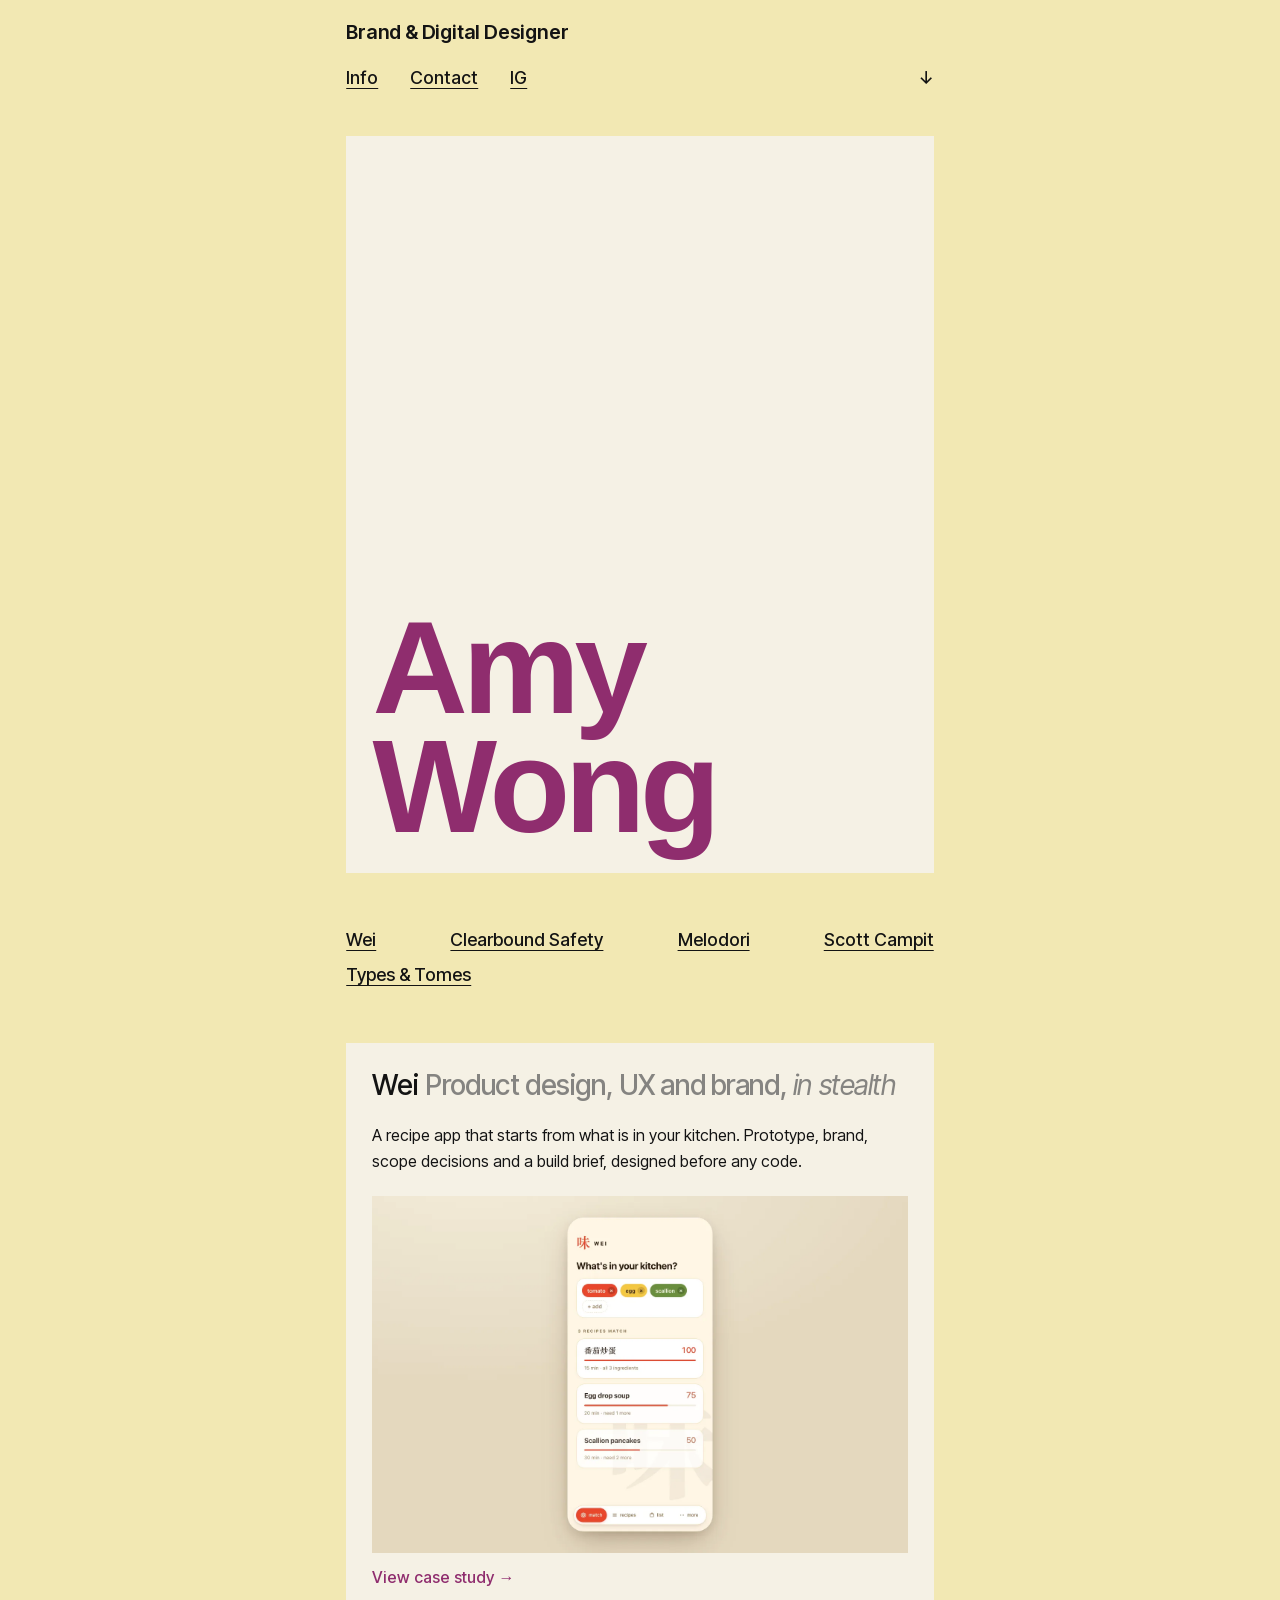
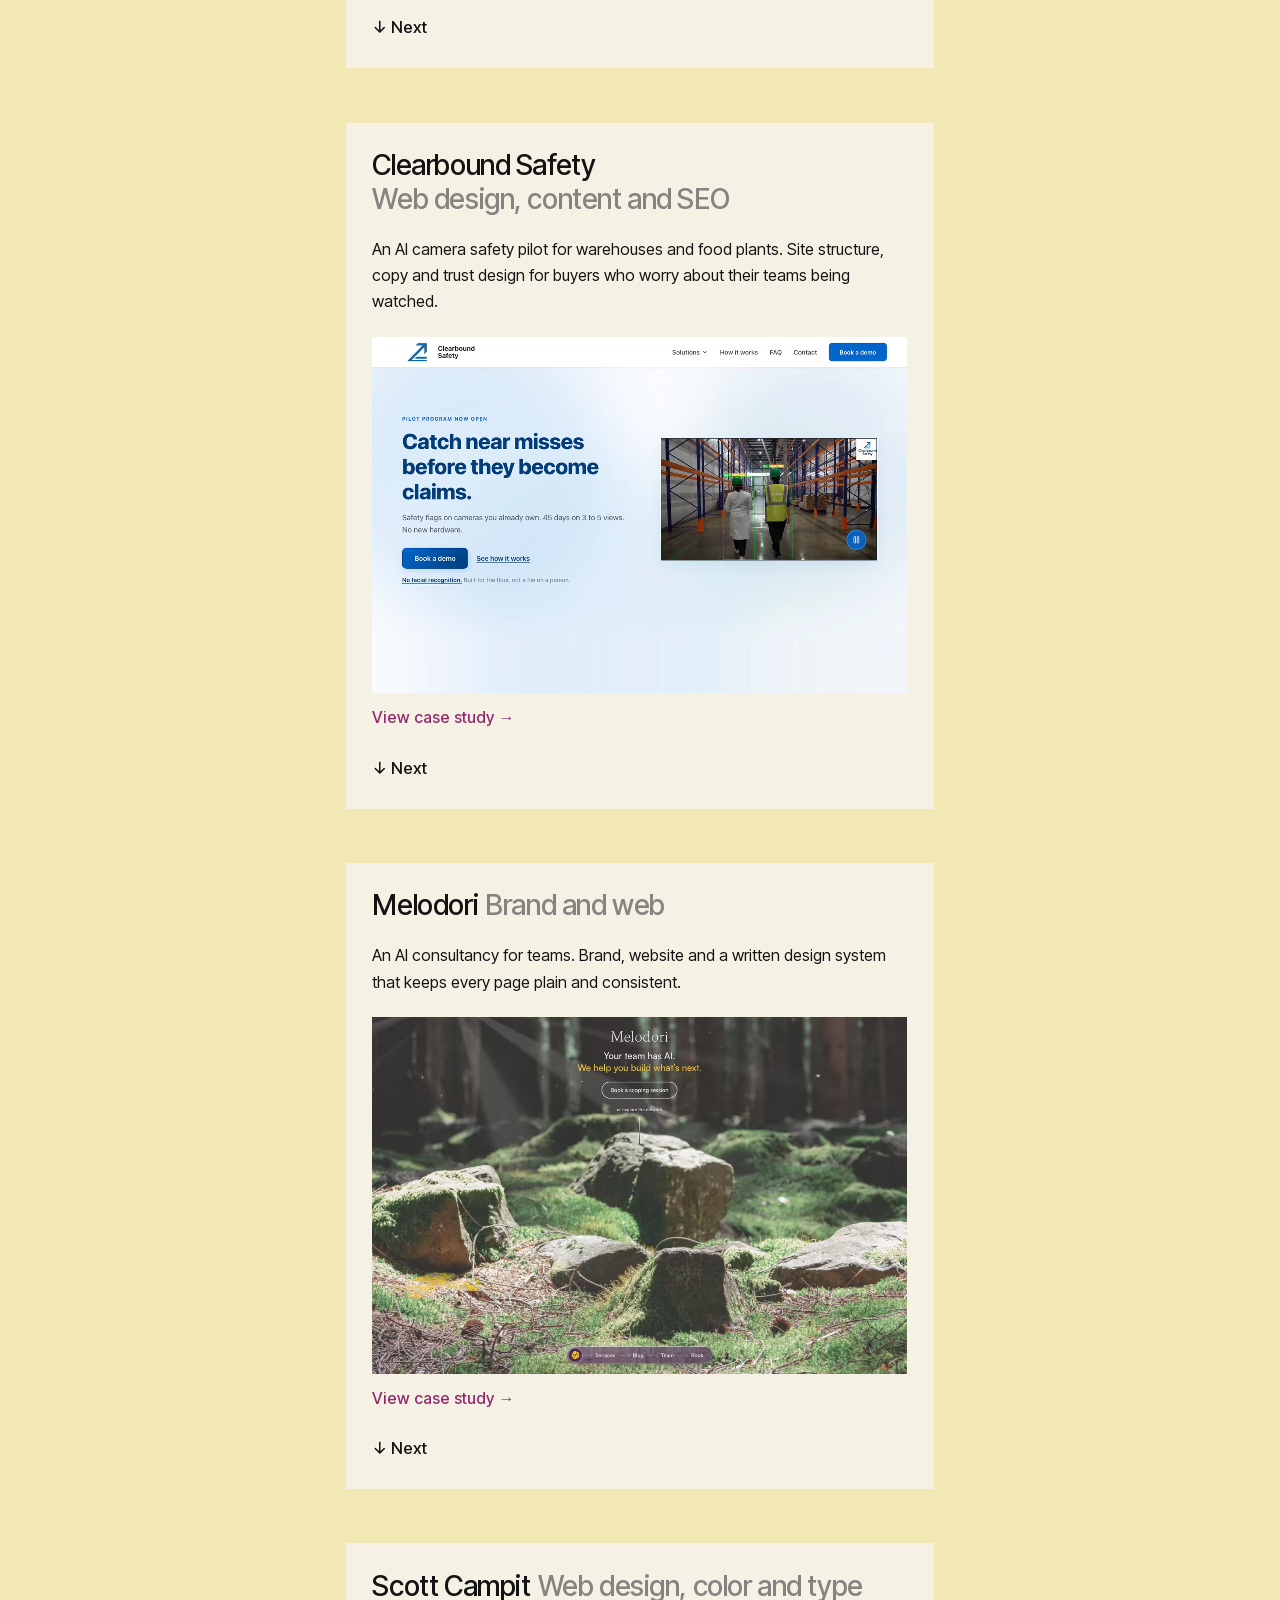
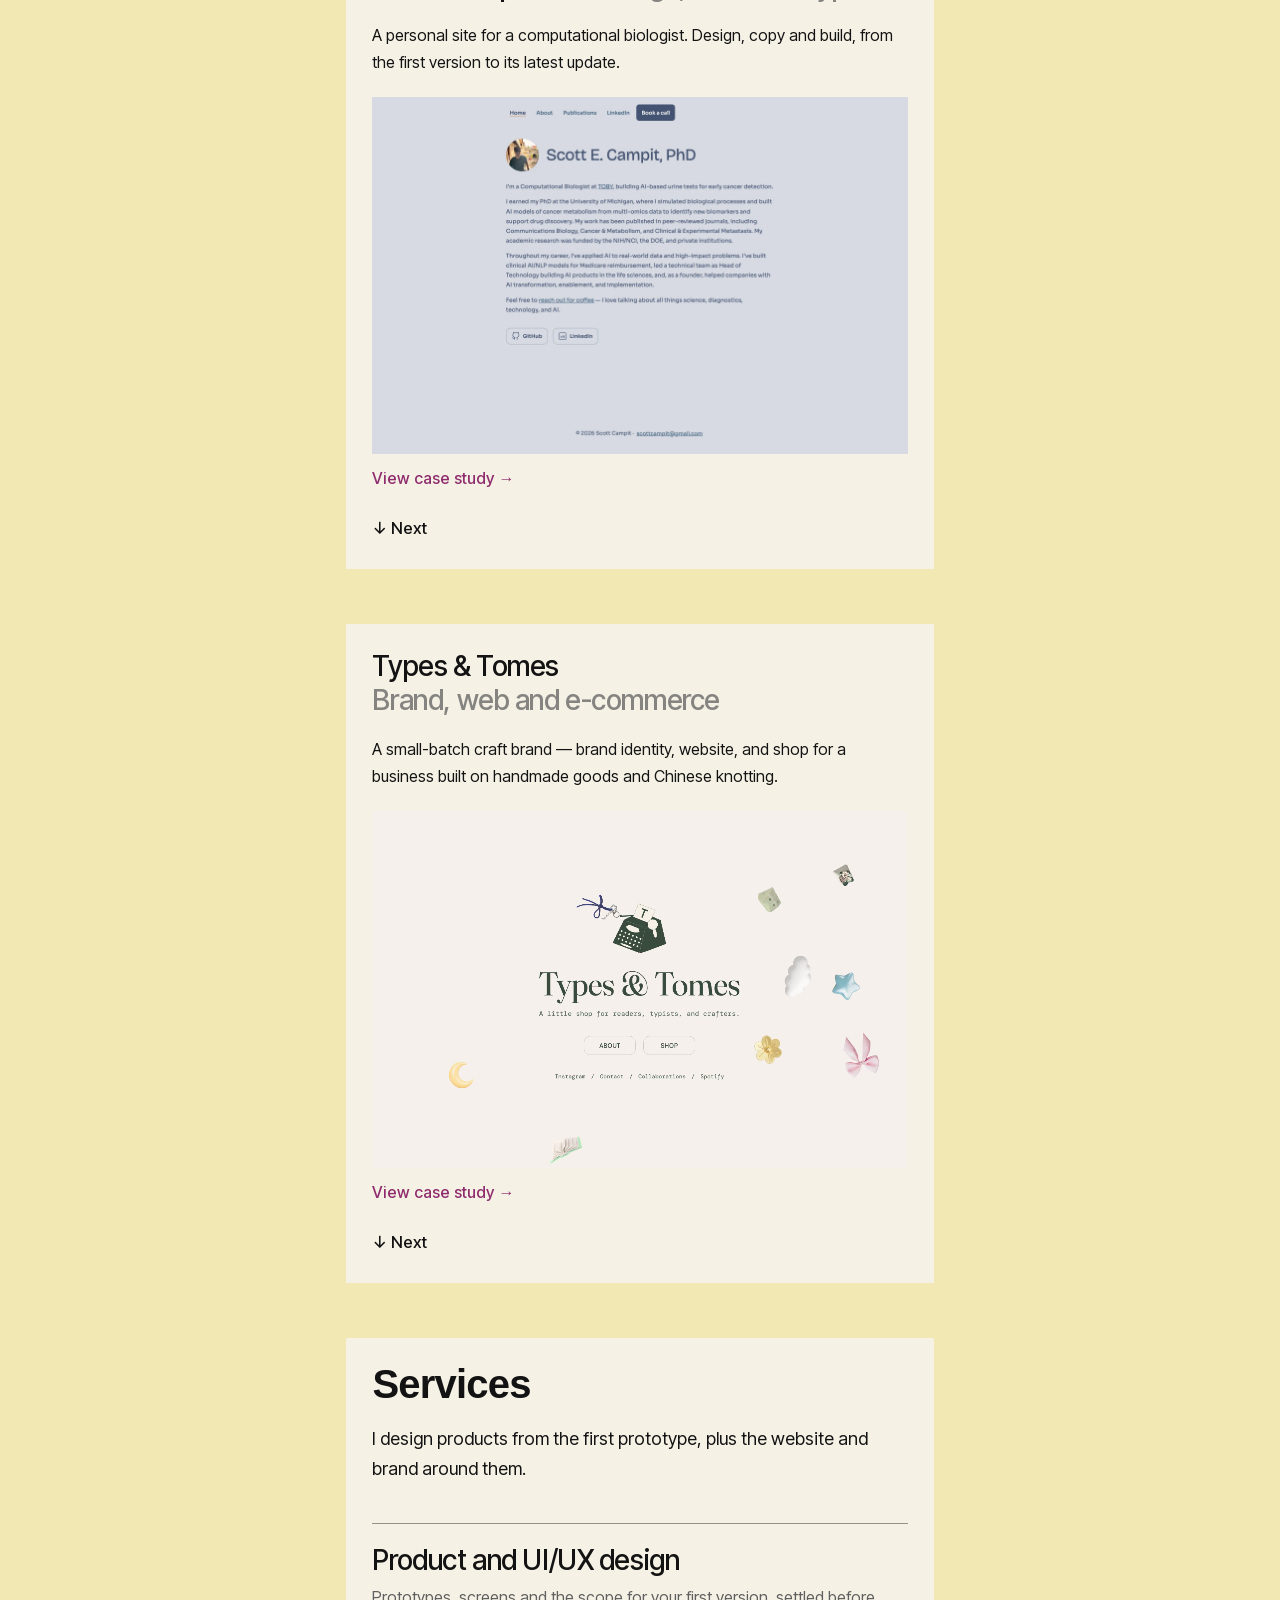
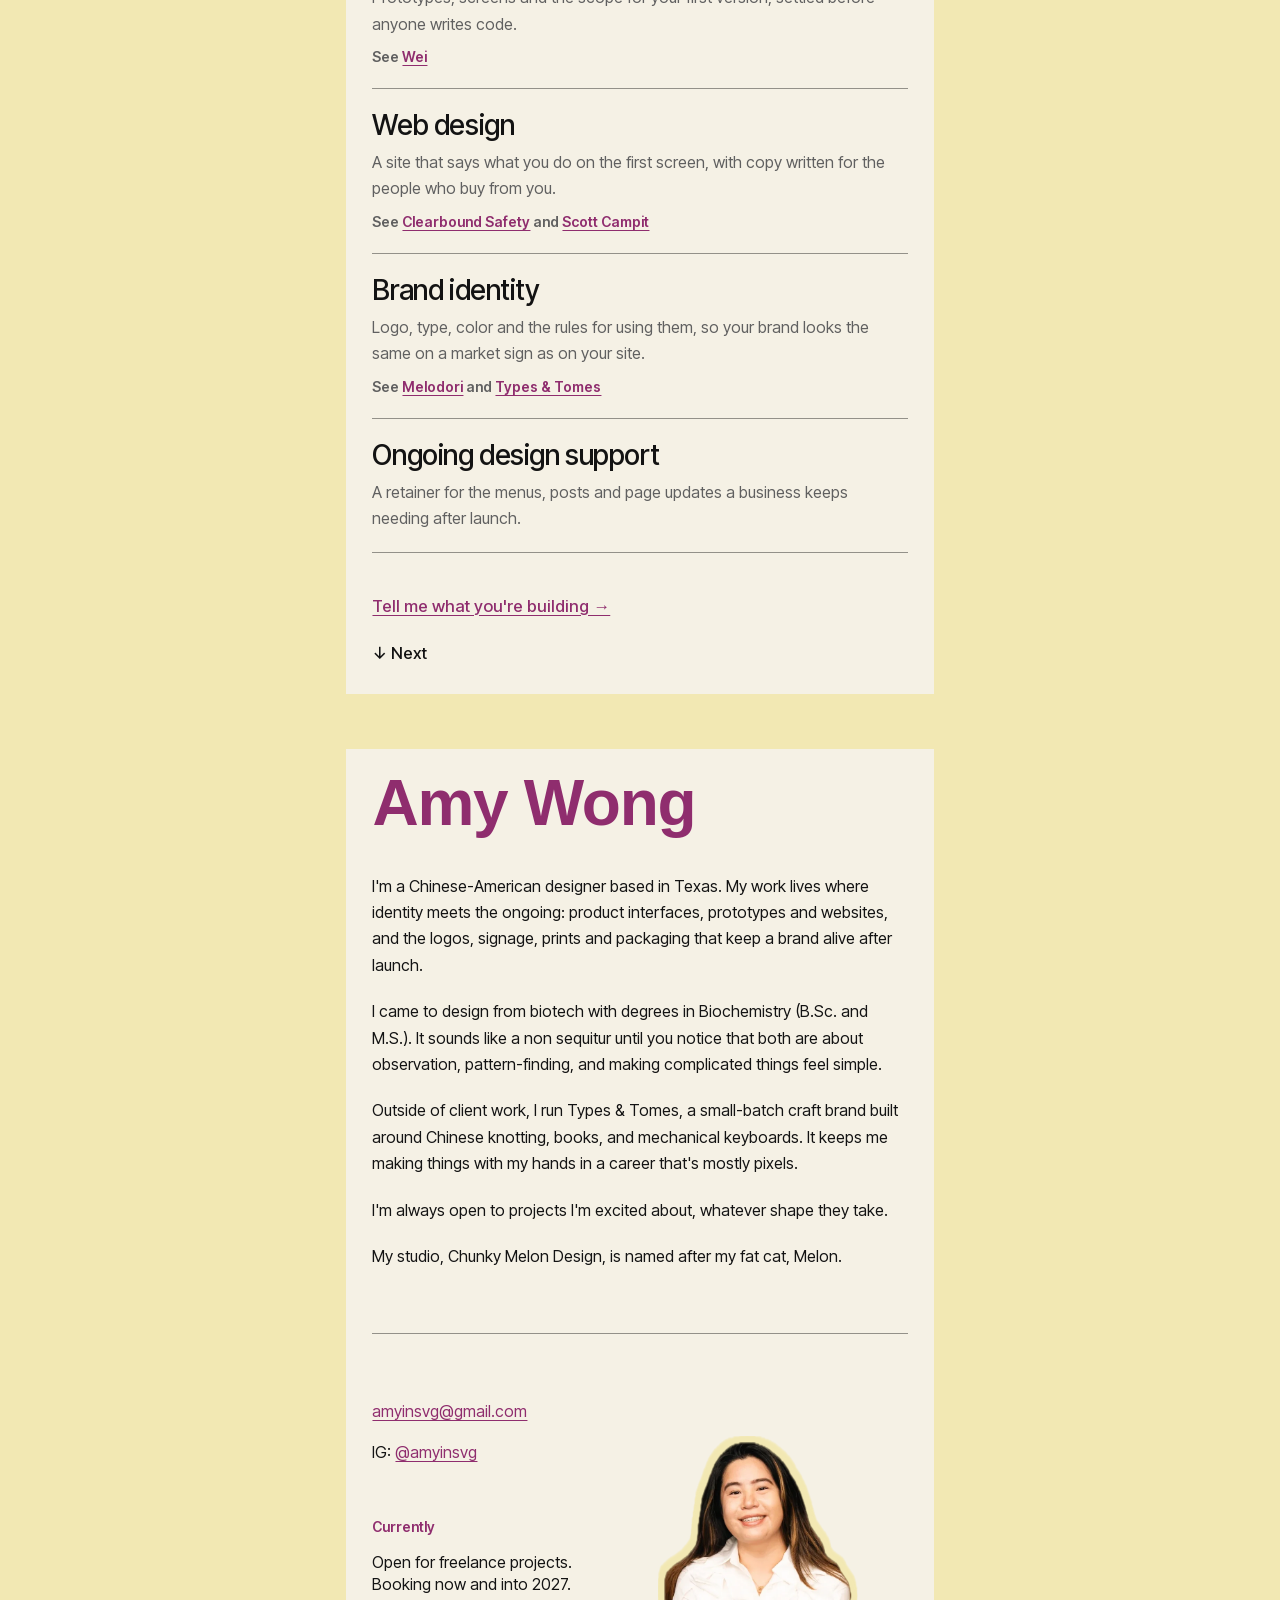
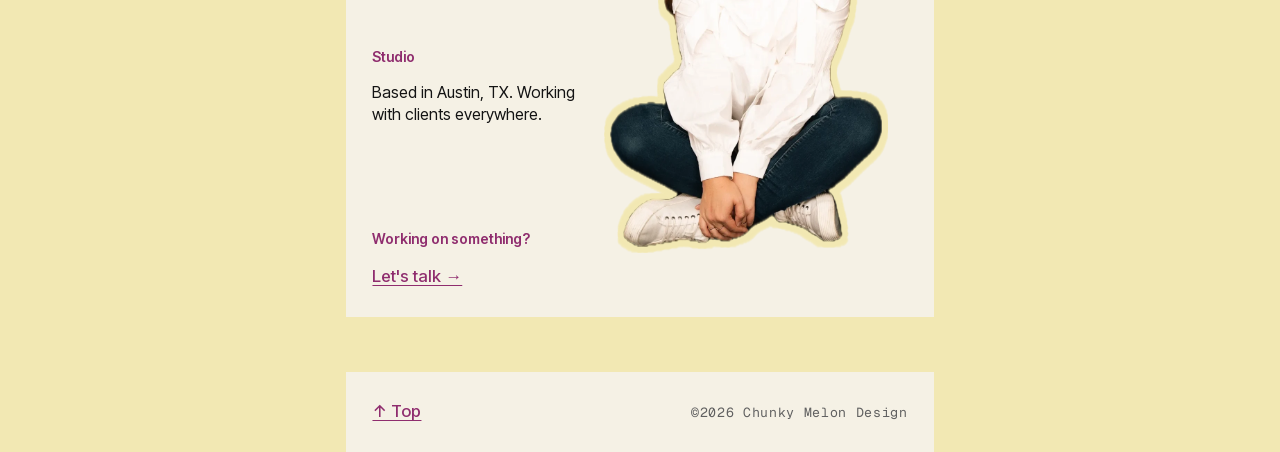
<file: index.html>
<!doctype html>
<html lang="en">
<head>
<meta charset="utf-8">
<meta name="viewport" content="width=device-width, initial-scale=1">

<title>Amy Wong — Brand &amp; Digital Designer</title>
<meta name="description" content="Brand identity and website design for small businesses and independent creators.">
<link rel="canonical" href="https://amyinsvg.com/">

<!-- OG / Twitter per spec §9. There is deliberately NO og:image: no image
     exists yet, and §9 says omit the tag rather than point it at the Cargo
     screenshot, which breaks the moment the subscription ends. -->
<meta property="og:type" content="website">
<meta property="og:site_name" content="Amy Wong">
<meta property="og:title" content="Amy Wong — Brand &amp; Digital Designer">
<meta property="og:description" content="Brand identity and website design for small businesses and independent creators.">
<meta property="og:url" content="https://amyinsvg.com/">
<meta name="twitter:card" content="summary">
<meta name="twitter:title" content="Amy Wong — Brand &amp; Digital Designer">
<meta name="twitter:description" content="Brand identity and website design for small businesses and independent creators.">

<link rel="icon" href="assets/img/favicon.svg" type="image/svg+xml">

<!-- ===================================================================== -->
<!-- GENERAL SANS LOADS FROM THE FONTSHARE CDN. DO NOT SELF-HOST IT.       -->
<!--                                                                       -->
<!-- This is not an oversight and it is not a performance mistake. General  -->
<!-- Sans is free for commercial use under the ITF Free Font License, but   -->
<!-- that license FORBIDS redistributing the font files and requires ITF's  -->
<!-- WRITTEN CONSENT to self-host it as a webfont. This repository is       -->
<!-- public, and a public GitHub Pages repo is a public server — committing -->
<!-- the .woff2 into /assets/fonts/ would be redistribution.               -->
<!--                                                                       -->
<!-- Every other family in this site IS self-hosted, because Inter Tight,   -->
<!-- Instrument Serif and DM Mono are SIL OFL. General Sans is the one      -->
<!-- exception. If you are here to "fix the inconsistency" by pulling it    -->
<!-- local: don't. Get written consent from ITF first.                      -->
<!--                                                                       -->
<!-- Only weight 700 is requested — the single weight the design uses.      -->
<!-- ===================================================================== -->
<link rel="preconnect" href="https://api.fontshare.com" crossorigin>
<link rel="preconnect" href="https://cdn.fontshare.com" crossorigin>
<link rel="stylesheet" href="https://api.fontshare.com/v2/css?f[]=general-sans@700&display=swap">
<!-- preconnect, not preload: the actual .woff2 URL sits behind this
     stylesheet and is a rotating content hash, so a hardcoded preload would
     silently go stale. Preconnecting warms the same two connections. -->

<link rel="stylesheet" href="assets/css/tokens.css">
<link rel="stylesheet" href="assets/css/main.css">
</head>

<body>
<a class="skip t-nav" href="#main">Skip to content</a>

<div class="page">

  <header class="site-header">
    <p class="t-brandmark">Brand &amp; Digital Designer</p>
    <!-- The nav and the ↓ are grouped so they sit together at the right, with
         the arrow flush to the column's right edge, which is where the source
         has it. The wrapper also keeps this to ONE row when the header stacks
         on mobile — three rows would break --header-h and with it the hero's
         first-screen height. -->
    <div class="header-right">
      <nav class="site-nav" aria-label="Primary">
        <a class="t-nav" href="#info">Info</a>
        <!-- /contact/ is a real page. contact.js upgrades this to an overlay
             when JS is available; middle-click and JS-off both still navigate. -->
        <a class="t-nav" href="contact/" data-contact-trigger>Contact</a>
        <a class="t-nav" href="https://www.instagram.com/amyinsvg" rel="me noopener" target="_blank">IG</a>
      </nav>
      <!-- The scroll trigger. Outside <nav> because it targets a section of
           this page rather than being site navigation. aria-label because "↓"
           is not an accessible name on its own. -->
      <a class="header-cue t-nav" href="#project-1" aria-label="Skip to work">↓</a>
    </div>
  </header>

  <main id="main">

    <!-- ================= HERO ================= -->
    <section class="block hero" id="top" aria-label="Introduction">
      <!-- Plain text, deliberately NOT a link, and with no underline: the
           underline struck through the descenders and the source site has
           none. The original spec had the name wrapped in a link to
           #project-1 and a ↓ cue beneath it; both were spec errors and are
           gone. The scroll control now lives in the header where the source
           has it, which also settles the old "a clickable name has no natural
           affordance" problem — it is a real control now, not a heading
           pretending to be one. The h1 stays here for document structure. -->
      <h1 class="t-hero">Amy<br>Wong</h1>
    </section>

    <!-- ================= PROJECT LINKS =================
         2026-11-23 MOCK, not yet approved. One row of links to the five
         project blocks, so a visitor can jump instead of scrolling. It sits on
         the yellow like the header nav and uses the same Nav Link style, so it
         reads as navigation rather than another card. Replaced a "Selected
         Work" ledger block Amy turned down. -->
    <nav class="work-nav" id="work" aria-label="Projects">
      <ul>
        <li><a class="t-nav" href="#project-1">Wei</a></li>
        <li><a class="t-nav" href="#project-2">Clearbound Safety</a></li>
        <li><a class="t-nav" href="#project-3">Melodori</a></li>
        <li><a class="t-nav" href="#project-4">Scott Campit</a></li>
        <li><a class="t-nav" href="#project-5">Types &amp; Tomes</a></li>
      </ul>
    </nav>

    <!-- ================= PROJECTS =================
         Order and structure now match the Cargo source, superseding §6's
         sequential list:

           title + disciplines   (ONE row: title left, disciplines right,
                                  baselines aligned)
           description
           image
           VIEW CASE STUDY →
           ↓ Next

         §6 listed these one after another, which is what produced the old
         stacked title/eyebrow and put the case study link above the image.
         That was a spec error, not a migration decision — the "eyebrow below
         the title" oddity flagged earlier was the symptom.
         ============================================ -->

    <!-- 2026-11-23: order changed to Clearbound, Melodori, Scott Campit,
         Types & Tomes, leading with the work closest to product and trust
         design. "Types & Tomes: In The Wild" came off the homepage, and its
         planned case study was dropped: that work now lives in Types & Tomes.
         The three new blocks use real screenshots, so their alt text is
         written from what each image shows. -->

    <section class="block project" id="project-1" aria-labelledby="project-1-title">
      <!-- 2026-11-23 NO-CAPS PASS: each block's disciplines continue the title
           in gray (.desc-inline) instead of a caps mono line on the right. -->
      <div class="project-head head-inline">
        <h2 class="t-project" id="project-1-title">Wei</h2>
        <p class="desc desc-inline">Product design, UX and brand, <em>in stealth</em></p>
      </div>
      <p class="t-body">A recipe app that starts from what is in your kitchen. Prototype, brand, scope decisions and a build brief, designed before any code.</p>
      <div class="project-media">
        <figure class="shot" data-ratio="3-2">
          <img src="assets/img/work/wei/cover.webp" width="1440" height="960" loading="lazy" alt="Wei matcher screen on a phone: the headline &quot;What's in your kitchen?&quot;, tomato, egg and scallion chips, and three recipes ranked 100, 75 and 50.">
        </figure>
      </div>
      <p><a class="t-cta cta-case" href="work/wei/">View case study →</a></p>
      <p class="next-cue"><a class="t-cta cta-next" href="#project-2">↓ Next</a></p>
    </section>

    <section class="block project" id="project-2" aria-labelledby="project-2-title">
      <div class="project-head head-inline">
        <h2 class="t-project" id="project-2-title">Clearbound Safety</h2>
        <p class="desc desc-inline">Web design, content and SEO</p>
      </div>
      <p class="t-body">An AI camera safety pilot for warehouses and food plants. Site structure, copy and trust design for buyers who worry about their teams being watched.</p>
      <div class="project-media">
        <!-- Looping recording of clearboundsafety.com, the 16:9 hero from the
             case study extended to 3:2 so the navbar stays and there are no
             blank bands; see assets/js/motion.js. -->
        <figure class="shot" data-ratio="3-2">
          <video class="shot-video" muted loop playsinline preload="none" poster="assets/img/work/clearbound/cover.jpg" width="1440" height="960" aria-label="Clearbound Safety homepage with its navigation bar. The headline reads &quot;Catch near misses before they become claims.&quot; Beside it, the site's sample clip plays: two workers walking down a racked aisle with detection boxes around them, then an overhead view of a pallet being moved through a shaded entrance zone.">
            <source src="assets/img/work/clearbound/cover.webm" type="video/webm">
            <source src="assets/img/work/clearbound/cover.mp4" type="video/mp4">
          </video>
        </figure>
      </div>
      <p><a class="t-cta cta-case" href="work/clearbound/">View case study →</a></p>
      <p class="next-cue"><a class="t-cta cta-next" href="#project-3">↓ Next</a></p>
    </section>

    <section class="block project" id="project-3" aria-labelledby="project-3-title">
      <div class="project-head head-inline">
        <h2 class="t-project" id="project-3-title">Melodori</h2>
        <p class="desc desc-inline">Brand and web</p>
      </div>
      <p class="t-body">An AI consultancy for teams. Brand, website and a written design system that keeps every page plain and consistent.</p>
      <div class="project-media">
        <!-- Looping recording of melodori.com; see assets/js/motion.js. -->
        <figure class="shot" data-ratio="3-2">
          <video class="shot-video" muted loop playsinline preload="none" poster="assets/img/work/melodori/cover.webp" width="1440" height="960" aria-label="Melodori homepage, scrolling: the tagline &quot;Your team has AI. We help you build what's next.&quot; over a mossy forest floor, then cards float up over the pinned photo, ending on the purple footer.">
            <source src="assets/img/work/melodori/landing-cover.webm" type="video/webm">
            <source src="assets/img/work/melodori/landing-cover.mp4" type="video/mp4">
          </video>
        </figure>
      </div>
      <p><a class="t-cta cta-case" href="work/melodori/">View case study →</a></p>
      <p class="next-cue"><a class="t-cta cta-next" href="#project-4">↓ Next</a></p>
    </section>

    <section class="block project" id="project-4" aria-labelledby="project-4-title">
      <div class="project-head head-inline">
        <h2 class="t-project" id="project-4-title">Scott Campit</h2>
        <p class="desc desc-inline">Web design, color and type</p>
      </div>
      <p class="t-body">A personal site for a computational biologist. Design, copy and build, from the first version to its latest update.</p>
      <div class="project-media">
        <figure class="shot" data-ratio="3-2">
          <img src="assets/img/work/scott-campit/cover.webp" width="2160" height="1440" loading="lazy" alt="Scott Campit's home page on a pale gray-blue background, with his round photo and name, a short bio about his work at TOBY, GitHub and LinkedIn buttons, and a Book a call button in the nav.">
        </figure>
      </div>
      <p><a class="t-cta cta-case" href="work/scott-campit/">View case study →</a></p>
      <p class="next-cue"><a class="t-cta cta-next" href="#project-5">↓ Next</a></p>
    </section>

    <section class="block project" id="project-5" aria-labelledby="project-5-title">
      <div class="project-head head-inline">
        <h2 class="t-project" id="project-5-title">Types &amp; Tomes</h2>
        <p class="desc desc-inline">Brand, web and e-commerce</p>
      </div>
      <!-- Bodycopy (Inter Tight 0.875), per the type hierarchy audit, which
           supersedes §4's mapping AND the earlier decision to keep a serif
           here. §4 assigned "Teaser caption" (Instrument Serif) to this
           element from the style NAME; the Cargo source actually renders a
           sans at body size, and that mis-mapping was the main reason the
           hierarchy read wrong. Instrument Serif is now unused on this page —
           it still carries the case study dek and pull quote, so no payload
           changes. -->
      <p class="t-body">A small-batch craft brand — brand identity, website, and shop for a business built on handmade goods and Chinese knotting.</p>
      <div class="project-media">
        <!-- 2026-11-23: screenshot of the live Types & Tomes site replaces the
             placeholder. -->
        <!-- Looping recording of the landing page; see assets/js/motion.js. -->
        <figure class="shot" data-ratio="3-2">
          <video class="shot-video" muted loop playsinline preload="none" poster="assets/img/work/types-and-tomes/cover.webp" width="1440" height="960" aria-label="Types &amp; Tomes homepage: the green typewriter mark above the serif wordmark and the line &quot;A little shop for readers, typists, and crafters.&quot;, with small 3D objects drifting around it on cream.">
            <source src="assets/img/work/types-and-tomes/landing-cover.webm" type="video/webm">
            <source src="assets/img/work/types-and-tomes/landing-cover.mp4" type="video/mp4">
          </video>
        </figure>
      </div>
      <p><a class="t-cta cta-case" href="work/types-and-tomes/">View case study →</a></p>
      <p class="next-cue"><a class="t-cta cta-next" href="#services">↓ Next</a></p>
    </section>

    <!-- ================= SERVICES =================
         2026-11-23 MOCK, not yet approved. Rows (numbers removed at Amy's
         request, they read as a template) with one plain sentence
         each, from metic. on Mobbin and Andriy Yurchenko's service pages in
         Amy's bookmarks. Copy is drawn from her own Info bio and the case
         studies. No prices: add a "from" figure per row only if Amy gives one.
         The old SERVICES list in Info was removed in favour of this block. -->
    <section class="block services" id="services" aria-labelledby="services-title">
      <h2 class="t-h2" id="services-title">Services</h2>
      <!-- 2026-11-23 copy pass (copy-that-sells skill, diagnostic mode): order
           set by Amy, product first as her focus now, then web, then brand.
           Each row points to the project above that proves it. -->
      <p class="t-body services-lead">I design products from the first prototype, plus the website and brand around them.</p>
      <ol class="service-list">
        <li class="service-row">
          <div class="service-text">
            <h3 class="service-name">Product and UI/UX design</h3>
            <p class="t-body">Prototypes, screens and the scope for your first version, settled before anyone writes code.</p>
            <p class="service-proof">See <a href="work/wei/">Wei</a></p>
          </div>
        </li>
        <li class="service-row">
          <div class="service-text">
            <h3 class="service-name">Web design</h3>
            <p class="t-body">A site that says what you do on the first screen, with copy written for the people who buy from you.</p>
            <p class="service-proof">See <a href="work/clearbound/">Clearbound Safety</a> and <a href="work/scott-campit/">Scott Campit</a></p>
          </div>
        </li>
        <li class="service-row">
          <div class="service-text">
            <h3 class="service-name">Brand identity</h3>
            <p class="t-body">Logo, type, color and the rules for using them, so your brand looks the same on a market sign as on your site.</p>
            <p class="service-proof">See <a href="work/melodori/">Melodori</a> and <a href="work/types-and-tomes/">Types &amp; Tomes</a></p>
          </div>
        </li>
        <li class="service-row">
          <div class="service-text">
            <h3 class="service-name">Ongoing design support</h3>
            <p class="t-body">A retainer for the menus, posts and page updates a business keeps needing after launch.</p>
          </div>
        </li>
      </ol>
      <p class="services-cta"><a class="t-cta" href="contact/" data-contact-trigger>Tell me what you're building →</a></p>
      <p class="next-cue"><a class="t-cta cta-next" href="#info">↓ Next</a></p>
    </section>

    <!-- ================= INFO ================= -->
    <section class="block info" id="info" aria-labelledby="info-title">
      <h2 class="t-h1" id="info-title">Amy Wong</h2>

      <!-- The five Info paragraphs, transcribed from the live site, with one
           DELIBERATE divergence: the source says "based in California" in the
           first paragraph and in the Studio line below. Amy has relocated, so
           both read Texas. This is an intentional update, not a transcription
           slip — do not "restore" it from the Cargo site. copy-fixes.md has
           been updated to match, so re-applying it won't reintroduce it. -->
      <div class="info-prose">
        <p class="t-body">I'm a Chinese-American designer based in Texas. My work lives where identity meets the ongoing: product interfaces, prototypes and websites, and the logos, signage, prints and packaging that keep a brand alive after launch.</p>
        <p class="t-body">I came to design from biotech with degrees in Biochemistry (B.Sc. and M.S.). It sounds like a non sequitur until you notice that both are about observation, pattern-finding, and making complicated things feel simple.</p>
        <p class="t-body">Outside of client work, I run Types &amp; Tomes, a small-batch craft brand built around Chinese knotting, books, and mechanical keyboards. It keeps me making things with my hands in a career that's mostly pixels.</p>
        <p class="t-body">I'm always open to projects I'm excited about, whatever shape they take.</p>
        <p class="t-body">My studio, Chunky Melon Design, is named after my fat cat, Melon.</p>
      </div>

      <hr class="rule">

      <div class="meta">
        <!-- Left column, ~45% (§6) -->
        <div class="meta-col">
          <!-- The address also appears as CONTACT_EMAIL in assets/js/contact.js,
               for the contact form's failure-state fallback. Change both. -->
          <p class="t-body">
            <a href="mailto:amyinsvg@gmail.com" data-contact-trigger data-contact-email>amyinsvg@gmail.com</a>
          </p>
          <p class="t-body">IG: <a href="https://www.instagram.com/amyinsvg" rel="me noopener" target="_blank">@amyinsvg</a></p>

          <!-- 2026-11-23: labels are sentence case again (upright, not the
               source's italic), at Amy's request: tracked caps read as a
               template. Supersedes the earlier "keep them uppercase" note. -->
          <dl class="meta-group">
            <dt class="t-label">Currently</dt>
            <!-- 2026-11-23: replaced the stale "Booking Q3 2026" at Amy's request.
                 She is taking work immediately. Revisit as 2027 goes on. -->
            <dd class="t-currently">Open for freelance projects. Booking now and into 2027.</dd>
          </dl>

          <dl class="meta-group">
            <dt class="t-label">Studio</dt>
            <dd class="t-currently">Based in Austin, TX. Working with clients everywhere.</dd>
          </dl>

          <!-- meta-cta: takes --stack-break above it and a wider label-to-value
               gap, per the measured Info rhythm. -->
          <dl class="meta-group meta-cta">
            <dt class="t-label">Working on something?</dt>
            <dd><a class="t-cta cta-talk" href="contact/" data-contact-trigger>Let's talk →</a></dd>
          </dl>
        </div>

        <!-- Right column, ~55% (§6). 2026-11-23, at Amy's request: the
             Services, Formats and Engagements lists that filled this column
             repeated the Services block, so they are gone and her portrait
             takes the space. Cut out from her studio photo on-device with
             macOS Vision (subject lift), saved as a transparent WebP. -->
        <div class="meta-col meta-portrait">
          <img class="pf-yellow" src="assets/img/about/amy.webp" width="784" height="1169" loading="lazy" alt="Amy Wong sitting cross-legged and smiling, in a white ruffled blouse, jeans and white sneakers.">
        </div>
      </div>
    </section>

  </main>

  <footer class="site-footer block">
    <p><a class="t-cta" href="#top">↑ Top</a></p>
    <p class="t-tag">©2026 Chunky Melon Design</p>
  </footer>

</div>

<script src="assets/js/contact.js" defer></script>
<script src="assets/js/motion.js" defer></script>
</body>
</html>
</file>
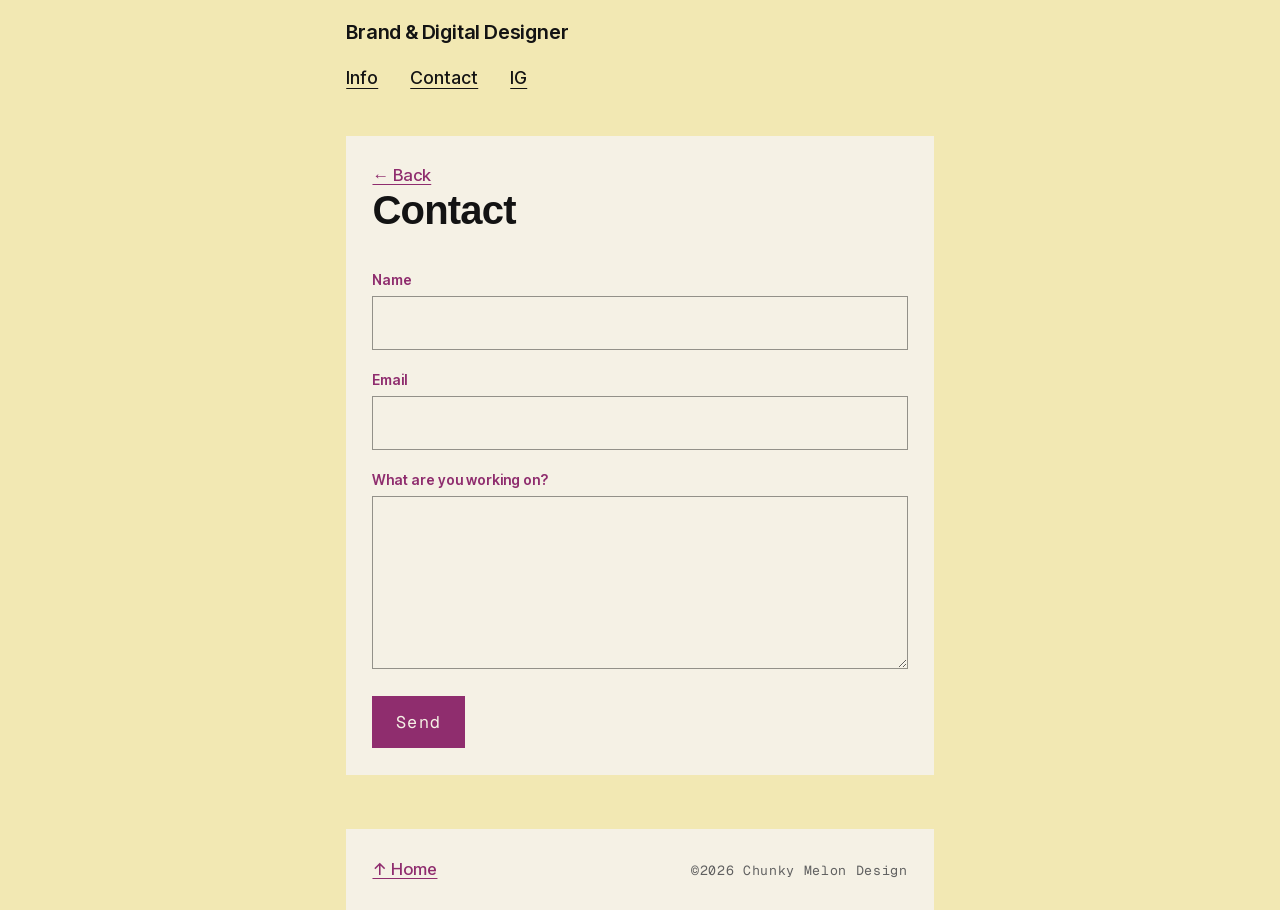
<file: contact/index.html>
<!doctype html>
<html lang="en">
<head>
<meta charset="utf-8">
<meta name="viewport" content="width=device-width, initial-scale=1">

<!-- TODO(spec-gap) §9's metadata table covers /, /work/types-and-tomes/ and
     404 only. No <title> or description was specified for /contact/ or for the
     thank-you state. Written in the same pattern as the rows that were
     specified; change freely, nothing was captured to contradict it. -->
<title>Contact — Amy Wong</title>
<meta name="description" content="Get in touch about brand identity and website design work.">
<link rel="canonical" href="https://amyinsvg.com/contact/">

<meta property="og:type" content="website">
<meta property="og:site_name" content="Amy Wong">
<meta property="og:title" content="Contact — Amy Wong">
<meta property="og:description" content="Get in touch about brand identity and website design work.">
<meta property="og:url" content="https://amyinsvg.com/contact/">
<meta name="twitter:card" content="summary">
<meta name="twitter:title" content="Contact — Amy Wong">
<meta name="twitter:description" content="Get in touch about brand identity and website design work.">

<link rel="icon" href="../assets/img/favicon.svg" type="image/svg+xml">

<!-- General Sans loads from the Fontshare CDN and is never committed to this
     repo: the ITF Free Font License forbids redistributing the files and
     requires written consent to self-host as a webfont, and this repo is
     public. The full reasoning is in index.html — do not "fix" this to a
     self-host. Only weight 700 is requested. -->
<link rel="preconnect" href="https://api.fontshare.com" crossorigin>
<link rel="preconnect" href="https://cdn.fontshare.com" crossorigin>
<link rel="stylesheet" href="https://api.fontshare.com/v2/css?f[]=general-sans@700&display=swap">

<link rel="stylesheet" href="../assets/css/tokens.css">
<link rel="stylesheet" href="../assets/css/main.css">
</head>

<body>
<a class="skip t-nav" href="#main">Skip to content</a>

<div class="page">

  <header class="site-header">
    <p class="t-brandmark">Brand &amp; Digital Designer</p>
    <nav class="site-nav" aria-label="Primary">
      <a class="t-nav" href="../#info">Info</a>
      <a class="t-nav" aria-current="page" href="./">Contact</a>
      <a class="t-nav" href="https://www.instagram.com/amyinsvg" rel="me noopener" target="_blank">IG</a>
    </nav>
  </header>

  <main id="main">
    <section class="block contact-page" aria-labelledby="contact-title">

      <p><a class="t-cta" href="../">← Back</a></p>

      <div class="contact-intro">
        <!-- TODO(spec-gap) No heading or intro copy for this page was
             captured; §8 specifies only the form itself. Heading text and
             style are a build decision (.t-h2, matching the case study page's
             title style). No prose has been invented beyond this heading. -->
        <h1 class="t-h2" id="contact-title">Contact</h1>
      </div>

      <!-- =====================================================================
           THE CANONICAL FORM (spec §8).
           This is the no-JS path: a native POST to Web3Forms, which then
           redirects to /contact/thanks/.

           contact.js progressively enhances this same form to submit by fetch
           and render the three states in place, and removes the `redirect`
           field when it does so that Web3Forms answers with JSON instead of a
           redirect.

           NOTE — the overlay's copy of this form is built in assets/js/contact.js.
           Two copies exist because there is no build step to share a partial.
           If you change a field here, change it there too.
           ===================================================================== -->
      <form class="form" id="contact-form"
            action="https://api.web3forms.com/submit" method="POST">

        <!-- The access_key is PUBLIC BY DESIGN and safe to commit. It lives in
             client-side HTML by definition — like a Firebase web config key.
             What protects it is the domain restriction (the form is registered
             to amyinsvg.com), not secrecy.
             Consequence for local work: submissions from localhost or file://
             will be REJECTED, and that is correct behavior. Stub the network
             call to test the UI states; do not weaken the restriction to make
             local testing convenient. -->
        <input type="hidden" name="access_key" value="4dc4b306-f30b-43bf-acf0-1f364a38059d">
        <input type="hidden" name="subject" value="New inquiry from amyinsvg.com">

        <!-- No-JS thank-you target (§8). Absolute URL because Web3Forms issues
             the redirect server-side. Removed by contact.js on the fetch path. -->
        <input type="hidden" name="redirect" value="https://amyinsvg.com/contact/thanks/" data-redirect>

        <!-- honeypot: hidden from humans, filled by bots.
             display:none is kept INLINE, as the spec wrote it, rather than
             moved to a class — if main.css ever fails to load, an inline style
             still hides it. A visible honeypot that a human ticks would get a
             real inquiry silently classed as spam. -->
        <input type="checkbox" name="botcheck" class="honeypot" style="display:none" tabindex="-1" autocomplete="off">

        <div>
          <label class="t-label" for="name">Name</label>
          <input type="text" name="name" id="name" autocomplete="name" required>
        </div>

        <div>
          <label class="t-label" for="email">Email</label>
          <input type="email" name="email" id="email" autocomplete="email" required>
        </div>

        <div>
          <label class="t-label" for="message">What are you working on?</label>
          <textarea name="message" id="message" rows="5" required></textarea>
        </div>

        <button class="btn" type="submit" data-submit>Send</button>
      </form>

      <!-- Live region for the enhanced path's three states. Empty and hidden
           on the no-JS path, where Web3Forms' redirect does this job instead. -->
      <div class="form-status" id="form-status" role="status" aria-live="polite"></div>

    </section>
  </main>

  <footer class="site-footer block">
    <p><a class="t-cta" href="../">↑ Home</a></p>
    <p class="t-tag">©2026 Chunky Melon Design</p>
  </footer>

</div>

<script src="../assets/js/contact.js" defer></script>
</body>
</html>
</file>
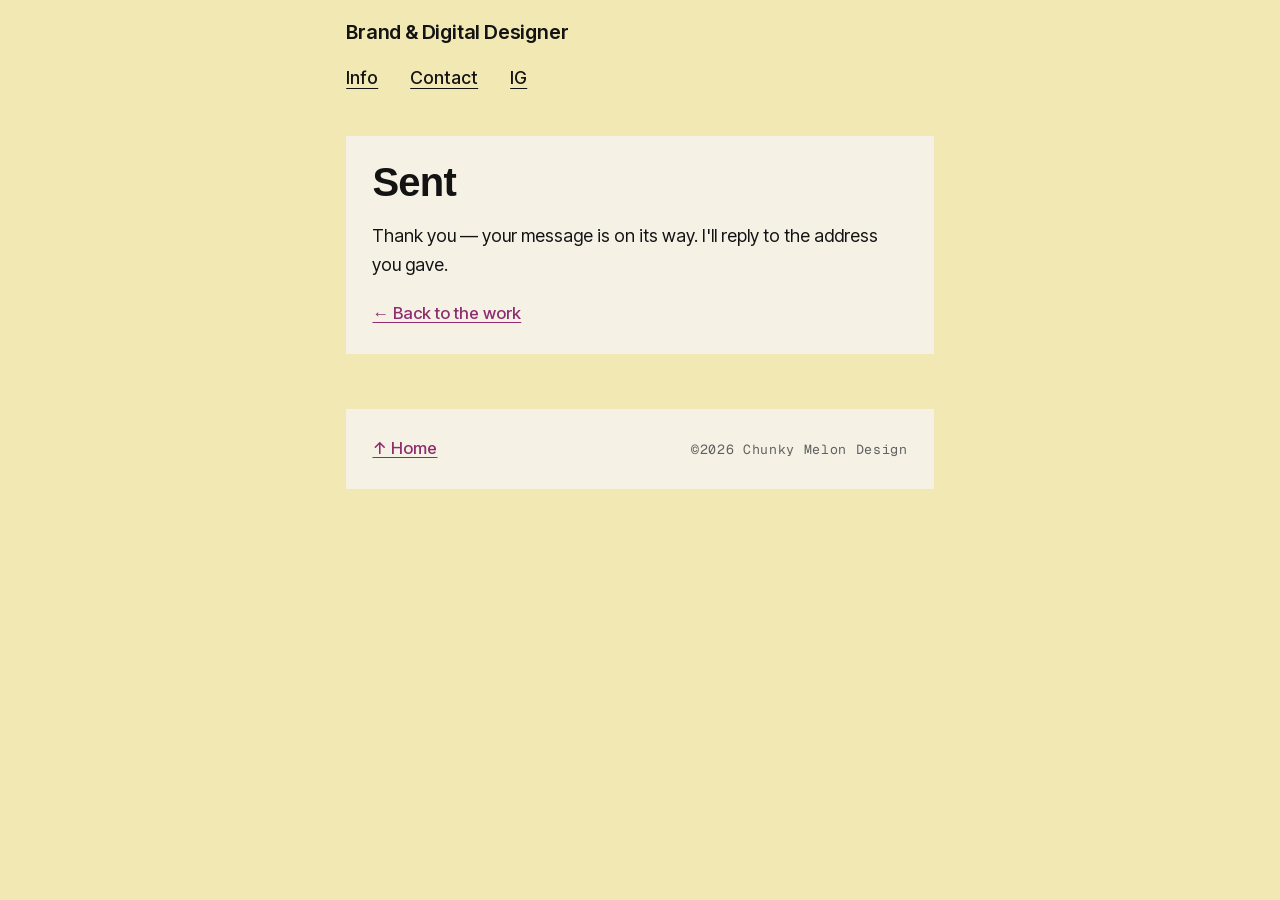
<file: contact/thanks/index.html>
<!doctype html>
<html lang="en">
<head>
<meta charset="utf-8">
<meta name="viewport" content="width=device-width, initial-scale=1">
<!-- TODO(spec-gap) §2's file tree and §9's metadata table do not include this
     page. It exists because §8 requires a `redirect` target for the no-JS
     native POST path ("pointing at a thank-you state for that path"). The
     title and copy are a build decision — nothing was captured for them. -->
<title>Message sent — Amy Wong</title>
<meta name="description" content="Your message has been sent.">
<link rel="canonical" href="https://amyinsvg.com/contact/thanks/">
<meta name="robots" content="noindex">
<link rel="icon" href="../../assets/img/favicon.svg" type="image/svg+xml">

<!-- General Sans stays on the Fontshare CDN — ITF license forbids
     redistribution and self-hosting without written consent, and this repo is
     public. Reasoning in full in /index.html. Do not self-host it. -->
<link rel="preconnect" href="https://api.fontshare.com" crossorigin>
<link rel="preconnect" href="https://cdn.fontshare.com" crossorigin>
<link rel="stylesheet" href="https://api.fontshare.com/v2/css?f[]=general-sans@700&display=swap">

<link rel="stylesheet" href="../../assets/css/tokens.css">
<link rel="stylesheet" href="../../assets/css/main.css">
</head>

<body>
<a class="skip t-nav" href="#main">Skip to content</a>

<div class="page">
  <header class="site-header">
    <p class="t-brandmark">Brand &amp; Digital Designer</p>
    <nav class="site-nav" aria-label="Primary">
      <a class="t-nav" href="../../#info">Info</a>
      <a class="t-nav" href="../">Contact</a>
      <a class="t-nav" href="https://www.instagram.com/amyinsvg" rel="me noopener" target="_blank">IG</a>
    </nav>
  </header>

  <main id="main">
    <section class="block error-page" aria-labelledby="thanks-title">
      <h1 class="t-h2" id="thanks-title">Sent</h1>
      <p class="t-body-lg">Thank you — your message is on its way. I'll reply to the address you gave.</p>
      <p><a class="t-cta" href="../../">← Back to the work</a></p>
    </section>
  </main>

  <footer class="site-footer block">
    <p><a class="t-cta" href="../../">↑ Home</a></p>
    <p class="t-tag">©2026 Chunky Melon Design</p>
  </footer>
</div>
</body>
</html>
</file>
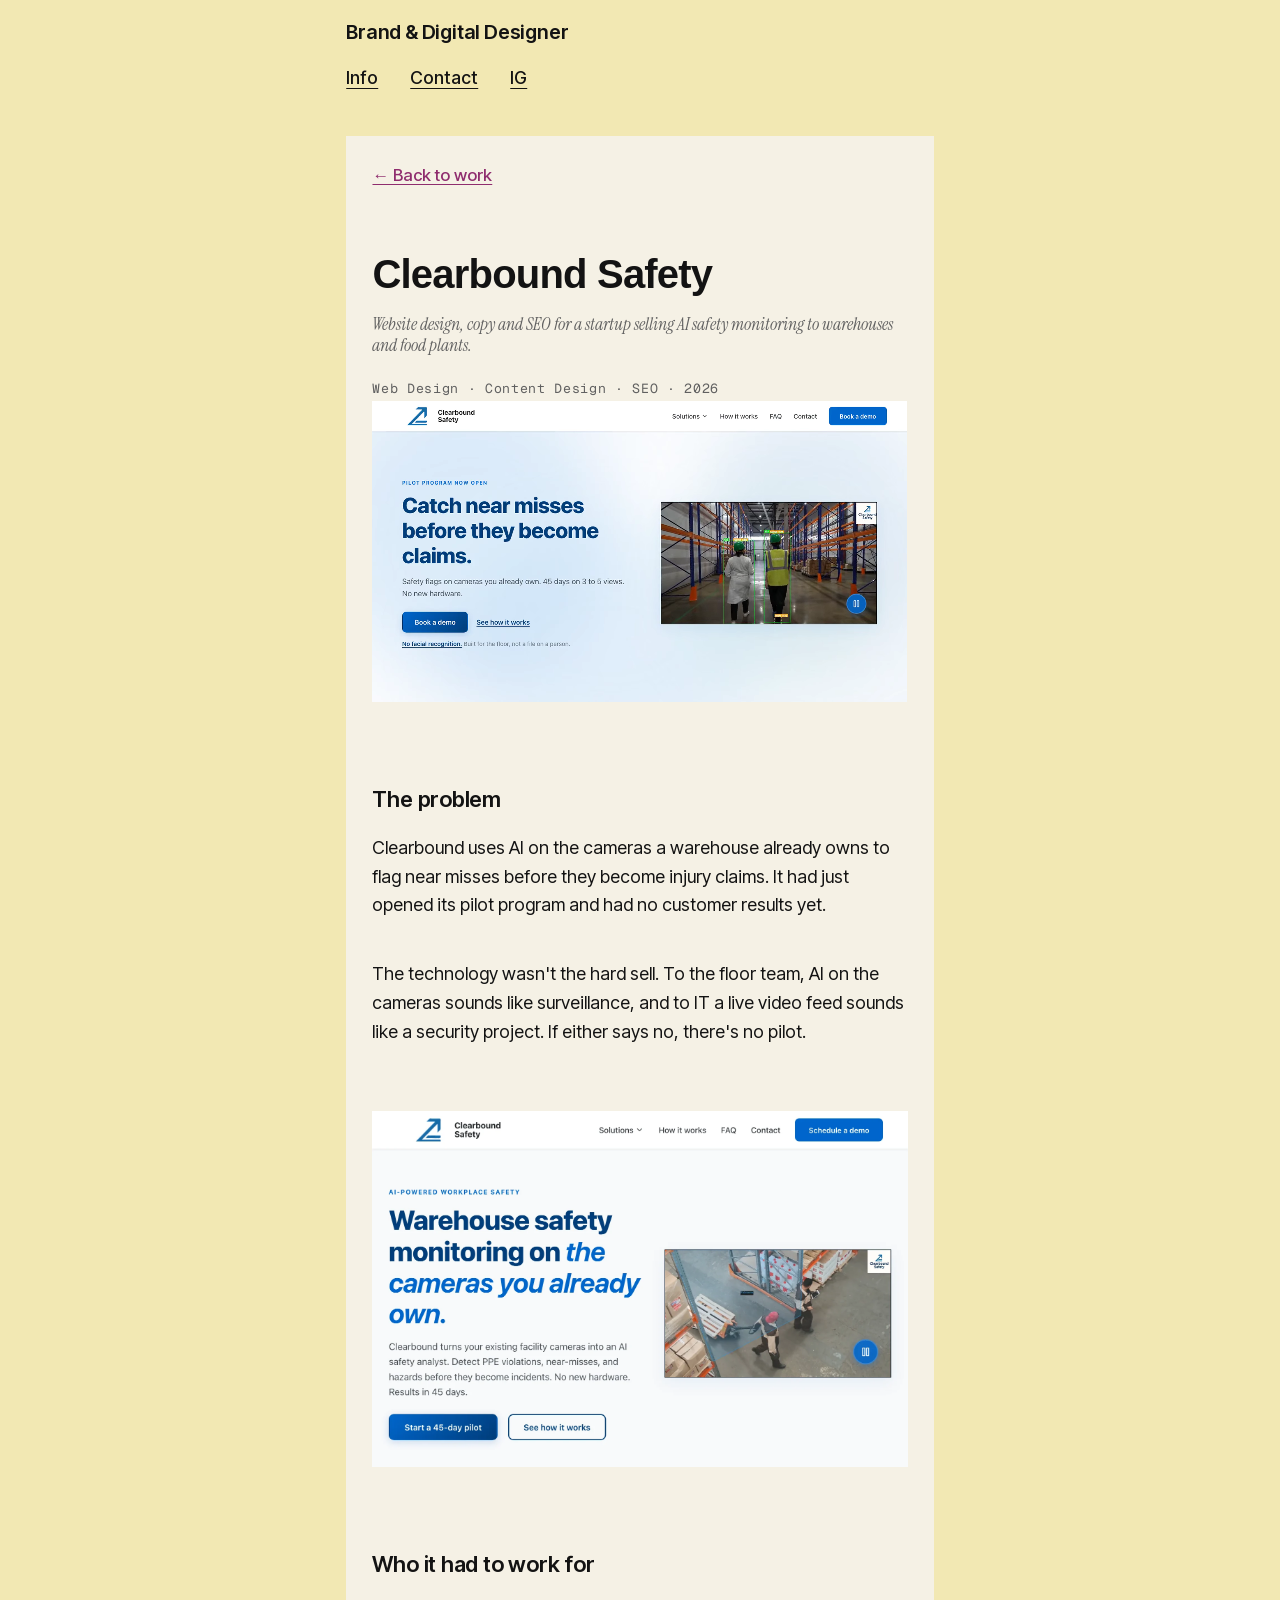
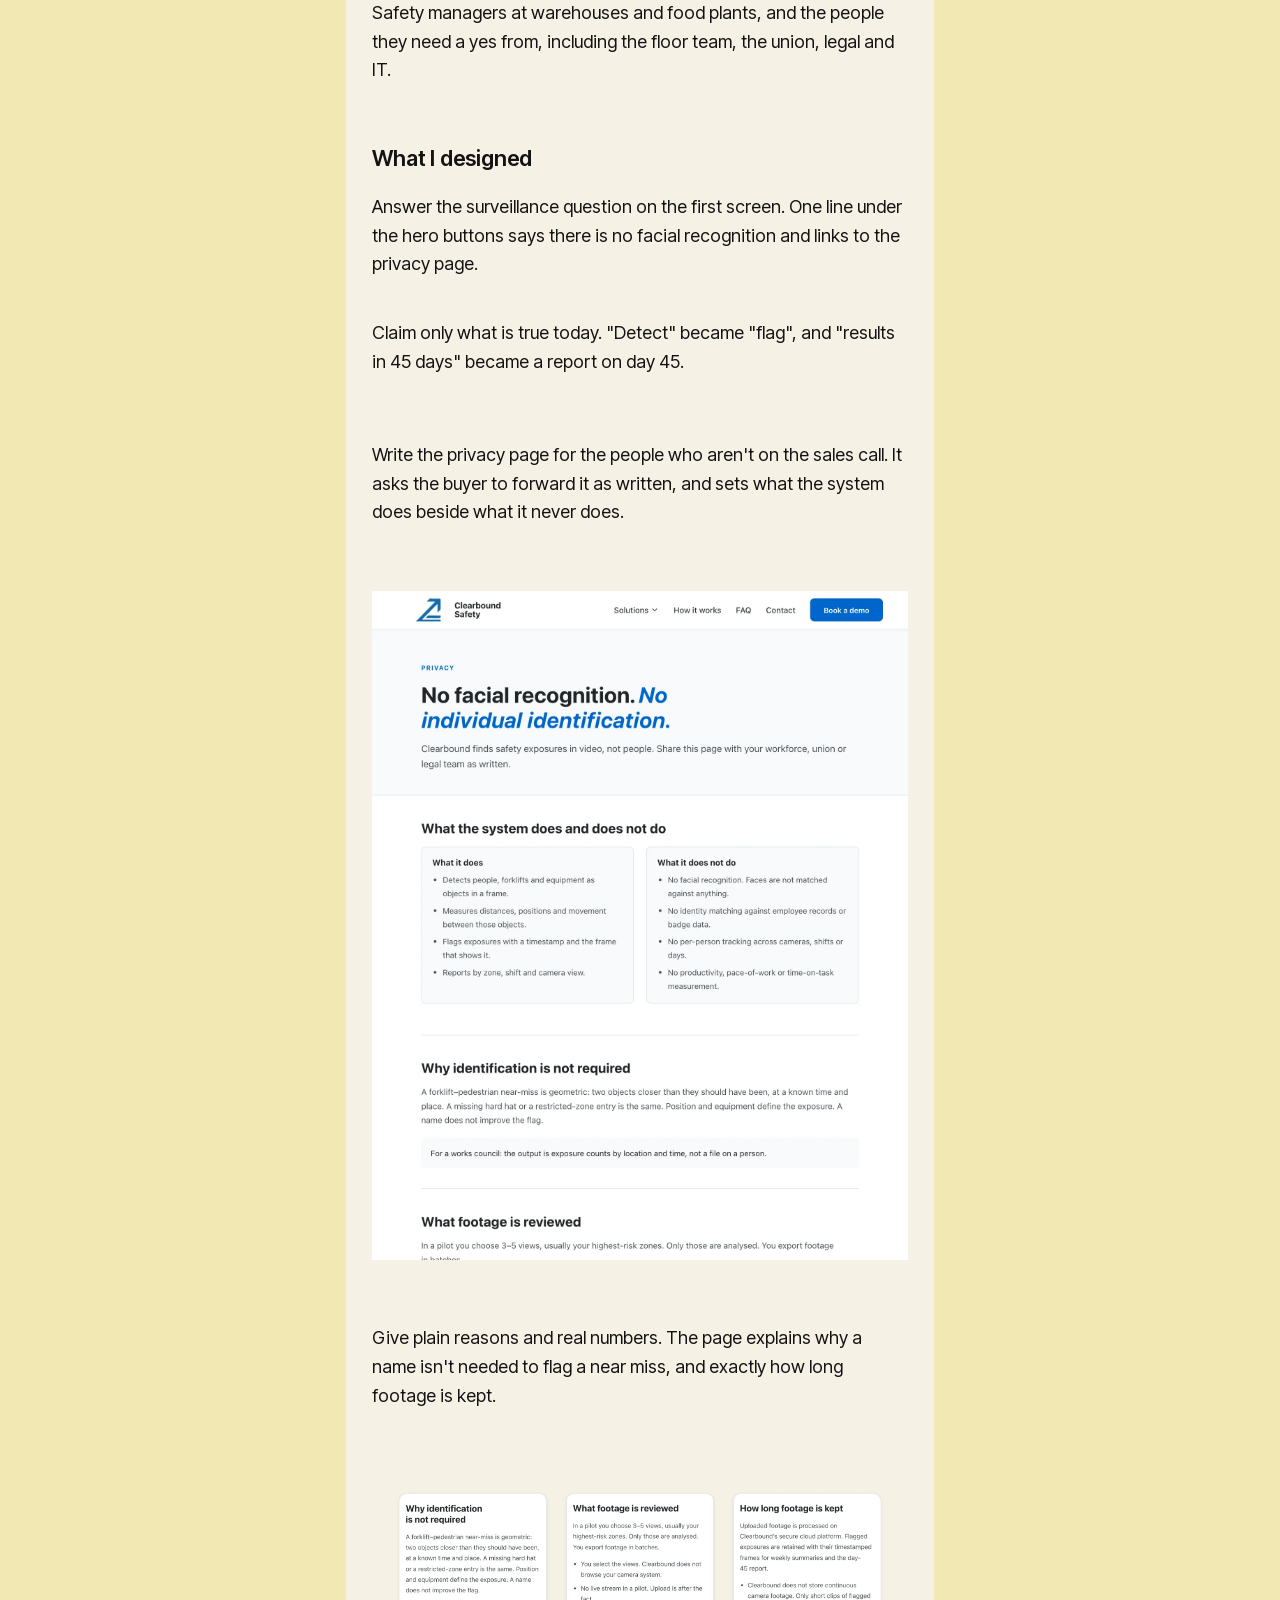
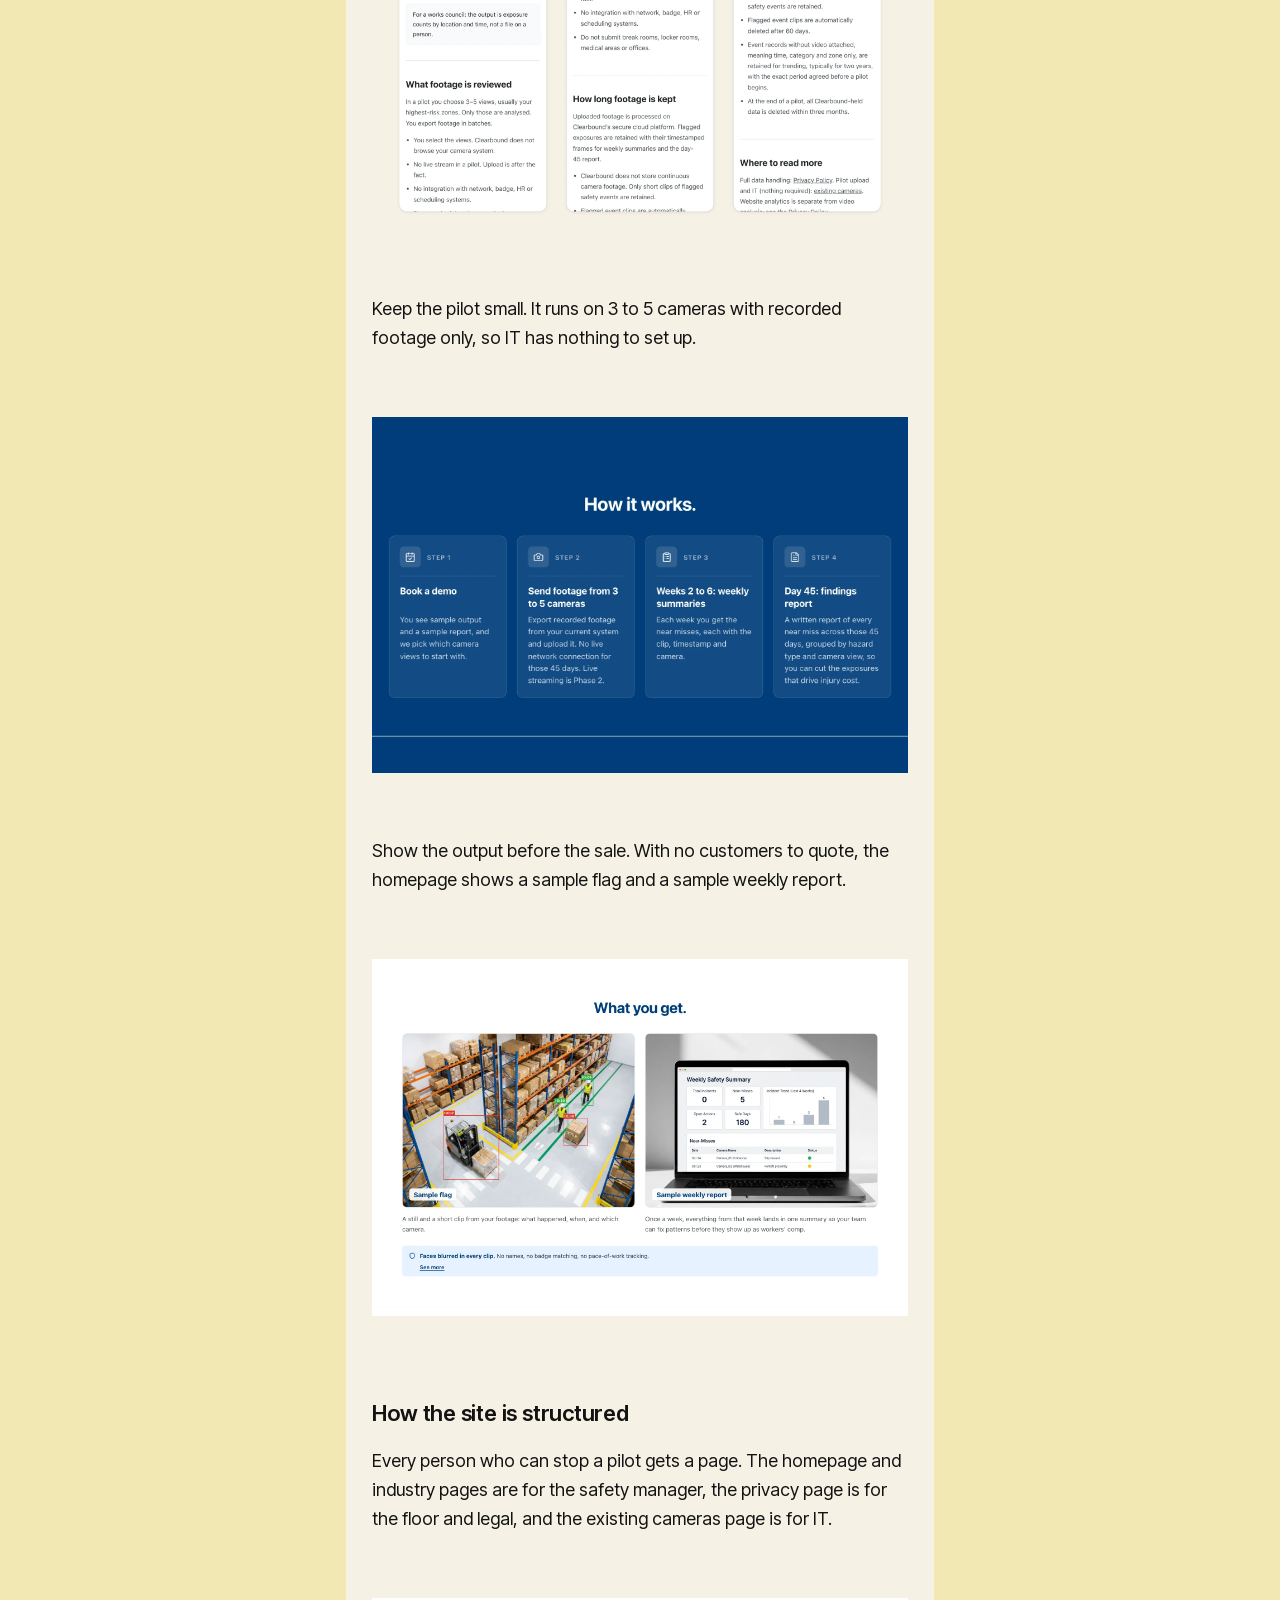
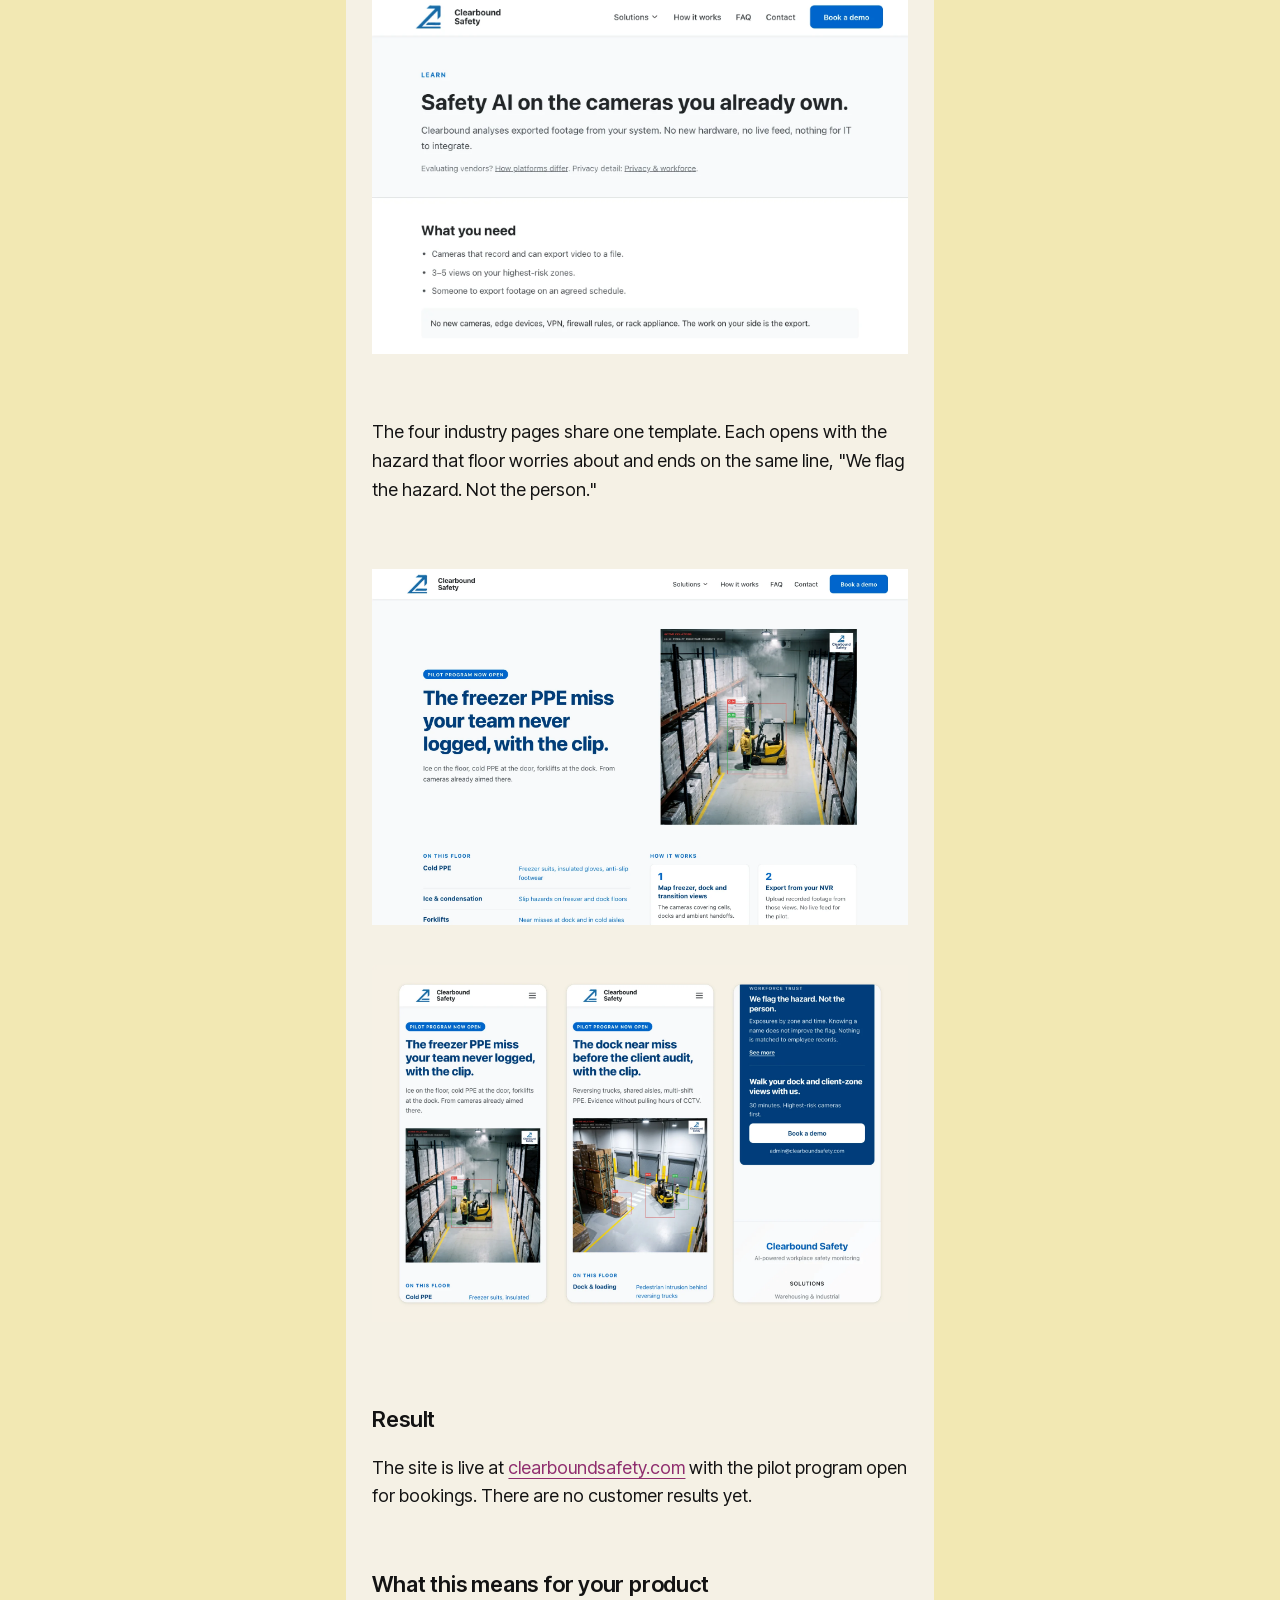
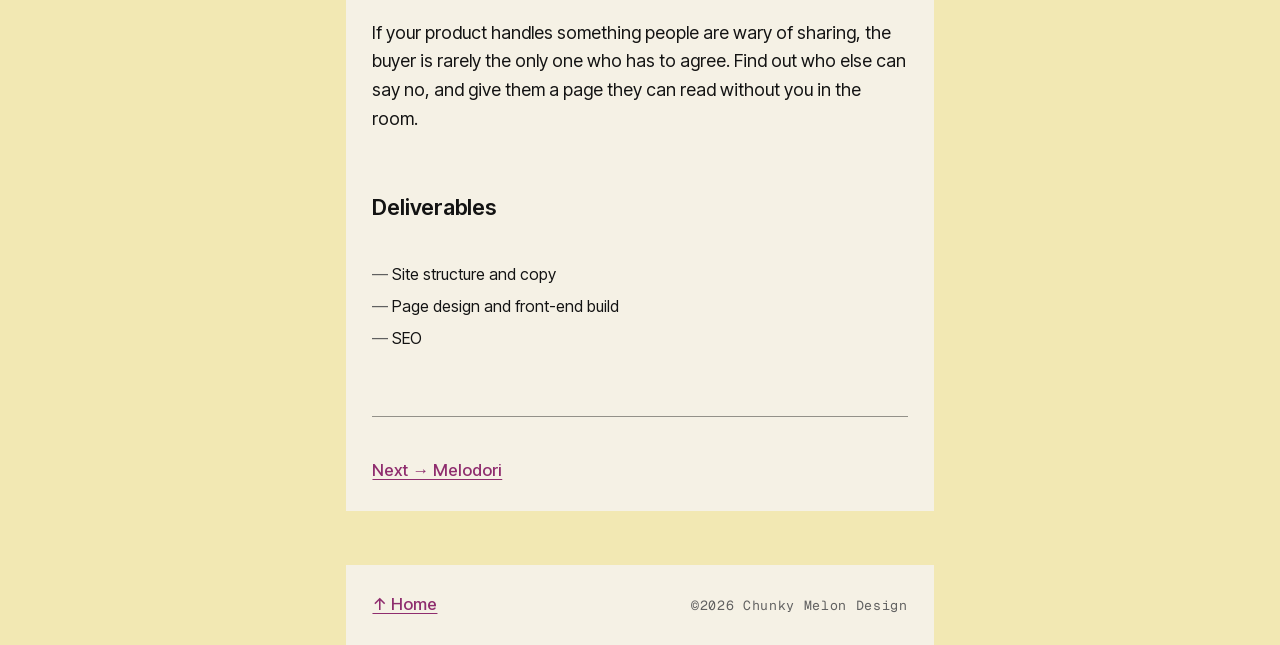
<file: work/clearbound/index.html>
<!doctype html>
<html lang="en">
<head>
<meta charset="utf-8">
<meta name="viewport" content="width=device-width, initial-scale=1">

<title>Clearbound Safety — Amy Wong</title>
<meta name="description" content="Website design, copy and SEO for a startup selling AI safety monitoring to warehouses and food plants.">
<link rel="canonical" href="https://amyinsvg.com/work/clearbound/">

<meta property="og:type" content="article">
<meta property="og:site_name" content="Amy Wong">
<meta property="og:title" content="Clearbound Safety — Amy Wong">
<meta property="og:description" content="Website design, copy and SEO for a startup selling AI safety monitoring to warehouses and food plants.">
<meta property="og:url" content="https://amyinsvg.com/work/clearbound/">
<meta property="og:image" content="https://amyinsvg.com/assets/img/work/clearbound/cover.jpg">
<meta name="twitter:card" content="summary_large_image">
<meta name="twitter:title" content="Clearbound Safety — Amy Wong">
<meta name="twitter:description" content="Website design, copy and SEO for a startup selling AI safety monitoring to warehouses and food plants.">
<meta name="twitter:image" content="https://amyinsvg.com/assets/img/work/clearbound/cover.jpg">

<link rel="icon" href="../../assets/img/favicon.svg" type="image/svg+xml">

<!-- General Sans loads from the Fontshare CDN and must never be committed to
     this repo: the ITF Free Font License forbids redistributing the files and
     requires ITF's written consent to self-host as a webfont, and this repo is
     public. Full reasoning in /index.html. Only weight 700 is requested. -->
<link rel="preconnect" href="https://api.fontshare.com" crossorigin>
<link rel="preconnect" href="https://cdn.fontshare.com" crossorigin>
<link rel="stylesheet" href="https://api.fontshare.com/v2/css?f[]=general-sans@700&display=swap">

<link rel="stylesheet" href="../../assets/css/tokens.css">
<link rel="stylesheet" href="../../assets/css/main.css">
</head>

<body>
<a class="skip t-nav" href="#main">Skip to content</a>

<!-- Case study built from the /work/types-and-tomes/ template. Body follows
     the five-question structure: problem, who it had to work for, what I
     designed (one screenshot per decision), result, what it means for your
     product. 2026-11-23 rewrite: the story is organized around the trust
     problem (surveillance fears on the floor, IT objections), and every
     claim is taken from the live site. Screenshots and the hero recording
     are of clearboundsafety.com, captured 2026-11-23 at a 1280px desktop
     viewport (text-heavy pages at 1024px so they stay legible in the
     596px figure column) and a 375px phone viewport. -->

<div class="page">

  <header class="site-header">
    <p class="t-brandmark">Brand &amp; Digital Designer</p>
    <nav class="site-nav" aria-label="Primary">
      <a class="t-nav" href="../../#info">Info</a>
      <a class="t-nav" href="../../contact/" data-contact-trigger>Contact</a>
      <a class="t-nav" href="https://www.instagram.com/amyinsvg" rel="me noopener" target="_blank">IG</a>
    </nav>
  </header>

  <main id="main">
    <article class="block case">

      <p><a class="case-back t-cta" href="../../#project-2">← Back to work</a></p>

      <div class="case-head">
        <h1 class="t-h2">Clearbound Safety</h1>
        <p class="t-subtitle">Website design, copy and SEO for a startup selling AI safety monitoring to warehouses and food plants.</p>
        <p class="t-tag">Web Design · Content Design · SEO · 2026</p>
      </div>

      <!-- A 9.4 s recording of the live homepage hero, including the site's
           own warehouse clip. The last 0.6 s dissolves into the first frame,
           so the loop has no jump. assets/js/motion.js plays it only on
           screen and never under reduced motion; the poster is the first
           frame. -->
      <figure class="shot" data-ratio="16-9">
        <video class="shot-video" muted loop playsinline preload="none" poster="../../assets/img/work/clearbound/hero.webp" width="1920" height="1080" aria-label="Clearbound Safety homepage. The headline reads &quot;Catch near misses before they become claims.&quot; Under the Book a demo button, a linked line reads &quot;No facial recognition. Built for the floor, not a file on a person.&quot; Beside it, the site's sample clip plays: two workers walking down a racked aisle with detection boxes around them, then an overhead view of a pallet being moved through a shaded entrance zone.">
          <source src="../../assets/img/work/clearbound/hero.webm" type="video/webm">
          <source src="../../assets/img/work/clearbound/hero.mp4" type="video/mp4">
        </video>
      </figure>

      <div class="case-body">
        <h2 class="t-label">The problem</h2>
        <p class="t-body-lg">Clearbound uses AI on the cameras a warehouse already owns to flag near misses before they become injury claims. It had just opened its pilot program and had no customer results yet.</p>
        <p class="t-body-lg">The technology wasn't the hard sell. To the floor team, AI on the cameras sounds like surveillance, and to IT a live video feed sounds like a security project. If either says no, there's no pilot.</p>      </div>
      <!-- Before: the homepage at clearbound-website commit 9564a03
           (2026-10-06), the version live before the rework. Built locally
           from the repo and captured at a 1024px viewport. -->
      <div class="case-figures">
        <figure class="shot" data-ratio="3-2">
          <img src="../../assets/img/work/clearbound/before-home.webp" width="1536" height="1025" loading="lazy" alt="The homepage before the rework. A small blue label reads &quot;AI-powered workplace safety&quot; over the headline &quot;Warehouse safety monitoring on the cameras you already own.&quot; The paragraph promises to &quot;detect PPE violations, near-misses, and hazards&quot; with &quot;results in 45 days&quot;, above a &quot;Start a 45-day pilot&quot; button. Nothing on this screen mentions privacy.">
        </figure>
      </div>

      <div class="case-body">
        <h2 class="t-label">Who it had to work for</h2>
        <p class="t-body-lg">Safety managers at warehouses and food plants, and the people they need a yes from, including the floor team, the union, legal and IT.</p>

        <h2 class="t-label">What I designed</h2>
        <p class="t-body-lg">Answer the surveillance question on the first screen. One line under the hero buttons says there is no facial recognition and links to the privacy page.</p>
        <p class="t-body-lg">Claim only what is true today. "Detect" became "flag", and "results in 45 days" became a report on day 45.</p>
      </div>

      <div class="case-body">
        <p class="t-body-lg">Write the privacy page for the people who aren't on the sales call. It asks the buyer to forward it as written, and sets what the system does beside what it never does.</p>
      </div>
      <div class="case-figures">
        <figure class="shot" data-ratio="4-5">
          <img src="../../assets/img/work/clearbound/privacy-page.webp" width="1536" height="1920" loading="lazy" alt="Privacy and workforce page headed &quot;No facial recognition. No individual identification.&quot;, with the line &quot;Share this page with your workforce, union or legal team as written.&quot; Two cards list what the system does and what it does not do. Below them, &quot;Why identification is not required&quot; and a note for works councils.">
        </figure>
      </div>

      <div class="case-body">
        <p class="t-body-lg">Give plain reasons and real numbers. The page explains why a name isn't needed to flag a near miss, and exactly how long footage is kept.</p>
      </div>
      <div class="case-figures">
        <figure class="shot" data-ratio="3-2">
          <img src="../../assets/img/work/clearbound/privacy-mobile.webp" width="1920" height="1280" loading="lazy" alt="Three phone screens of the privacy page. The first, &quot;Why identification is not required&quot;, explains that a near miss is geometric. The second, &quot;What footage is reviewed&quot;, says the site picks 3 to 5 views, with no live stream and no link to network, badge, HR or scheduling systems. The third, &quot;How long footage is kept&quot;, lists the 60-day clip deletion and the three-month deletion after a pilot.">
        </figure>
      </div>

      <div class="case-body">
        <p class="t-body-lg">Keep the pilot small. It runs on 3 to 5 cameras with recorded footage only, so IT has nothing to set up.</p>
      </div>
      <div class="case-figures">
        <figure class="shot" data-ratio="3-2">
          <img src="../../assets/img/work/clearbound/how-it-works.webp" width="1536" height="1024" loading="lazy" alt="Navy &quot;How it works.&quot; section with four step cards: book a demo, send footage from 3 to 5 cameras with no live network connection, weekly summaries in weeks 2 to 6, and a findings report on day 45.">
        </figure>
      </div>

      <div class="case-body">
        <p class="t-body-lg">Show the output before the sale. With no customers to quote, the homepage shows a sample flag and a sample weekly report.</p>
      </div>
      <div class="case-figures">
        <figure class="shot" data-ratio="3-2">
          <img src="../../assets/img/work/clearbound/what-you-get.webp" width="1920" height="1280" loading="lazy" alt="&quot;What you get.&quot; section with a sample flag, an overhead warehouse frame with boxes drawn around a forklift and two workers, and a sample weekly safety summary on a laptop. A blue note below reads &quot;Faces blurred in every clip. No names, no badge matching, no pace-of-work tracking.&quot;">
        </figure>
      </div>

      <div class="case-body">
        <h2 class="t-label">How the site is structured</h2>
        <p class="t-body-lg">Every person who can stop a pilot gets a page. The homepage and industry pages are for the safety manager, the privacy page is for the floor and legal, and the existing cameras page is for IT.</p>
      </div>
      <div class="case-figures">
        <figure class="shot" data-ratio="3-2">
          <img src="../../assets/img/work/clearbound/existing-cameras.webp" width="1536" height="1024" loading="lazy" alt="&quot;Safety AI on the cameras you already own.&quot; page, with a &quot;What you need&quot; list (cameras that can export video to a file, 3 to 5 views, someone to export footage) and a note: &quot;No new cameras, edge devices, VPN, firewall rules, or rack appliance. The work on your side is the export.&quot;">
        </figure>
      </div>

      <div class="case-body">
        <p class="t-body-lg">The four industry pages share one template. Each opens with the hazard that floor worries about and ends on the same line, "We flag the hazard. Not the person."</p>
      </div>
      <div class="case-figures">
        <figure class="shot" data-ratio="3-2">
          <img src="../../assets/img/work/clearbound/industry-page.webp" width="1920" height="1280" loading="lazy" alt="Cold storage page headed &quot;The freezer PPE miss your team never logged, with the clip.&quot;, beside freezer aisle footage with a worker and a forklift boxed in red and green. Below, an &quot;On this floor&quot; list starts with cold PPE and ice, next to the first two pilot steps.">
        </figure>
        <figure class="shot" data-ratio="3-2">
          <img src="../../assets/img/work/clearbound/mobile.webp" width="1920" height="1280" loading="lazy" alt="Three phone screens. The cold storage page and the 3PL page open with the same layout and different headlines, &quot;The freezer PPE miss your team never logged&quot; and &quot;The dock near miss before the client audit&quot;. The third screen shows the navy block at the end of each industry page: &quot;We flag the hazard. Not the person.&quot;">
        </figure>
      </div>

      <div class="case-body">
        <h2 class="t-label">Result</h2>
        <p class="t-body-lg">The site is live at <a href="https://clearboundsafety.com" rel="noopener" target="_blank">clearboundsafety.com</a> with the pilot program open for bookings. There are no customer results yet.</p>

        <h2 class="t-label">What this means for your product</h2>
        <p class="t-body-lg">If your product handles something people are wary of sharing, the buyer is rarely the only one who has to agree. Find out who else can say no, and give them a page they can read without you in the room.</p>

        <h2 class="t-label">Deliverables</h2>
        <ul class="case-deliverables t-body">
          <li>Site structure and copy</li>
          <li>Page design and front-end build</li>
          <li>SEO</li>
        </ul>
      </div>

      <p class="case-next"><a class="t-cta" href="../melodori/">Next → Melodori</a></p>

    </article>
  </main>

  <footer class="site-footer block">
    <p><a class="t-cta" href="../../">↑ Home</a></p>
    <p class="t-tag">©2026 Chunky Melon Design</p>
  </footer>

</div>

<script src="../../assets/js/contact.js" defer></script>
<script src="../../assets/js/motion.js" defer></script>
</body>
</html>
</file>
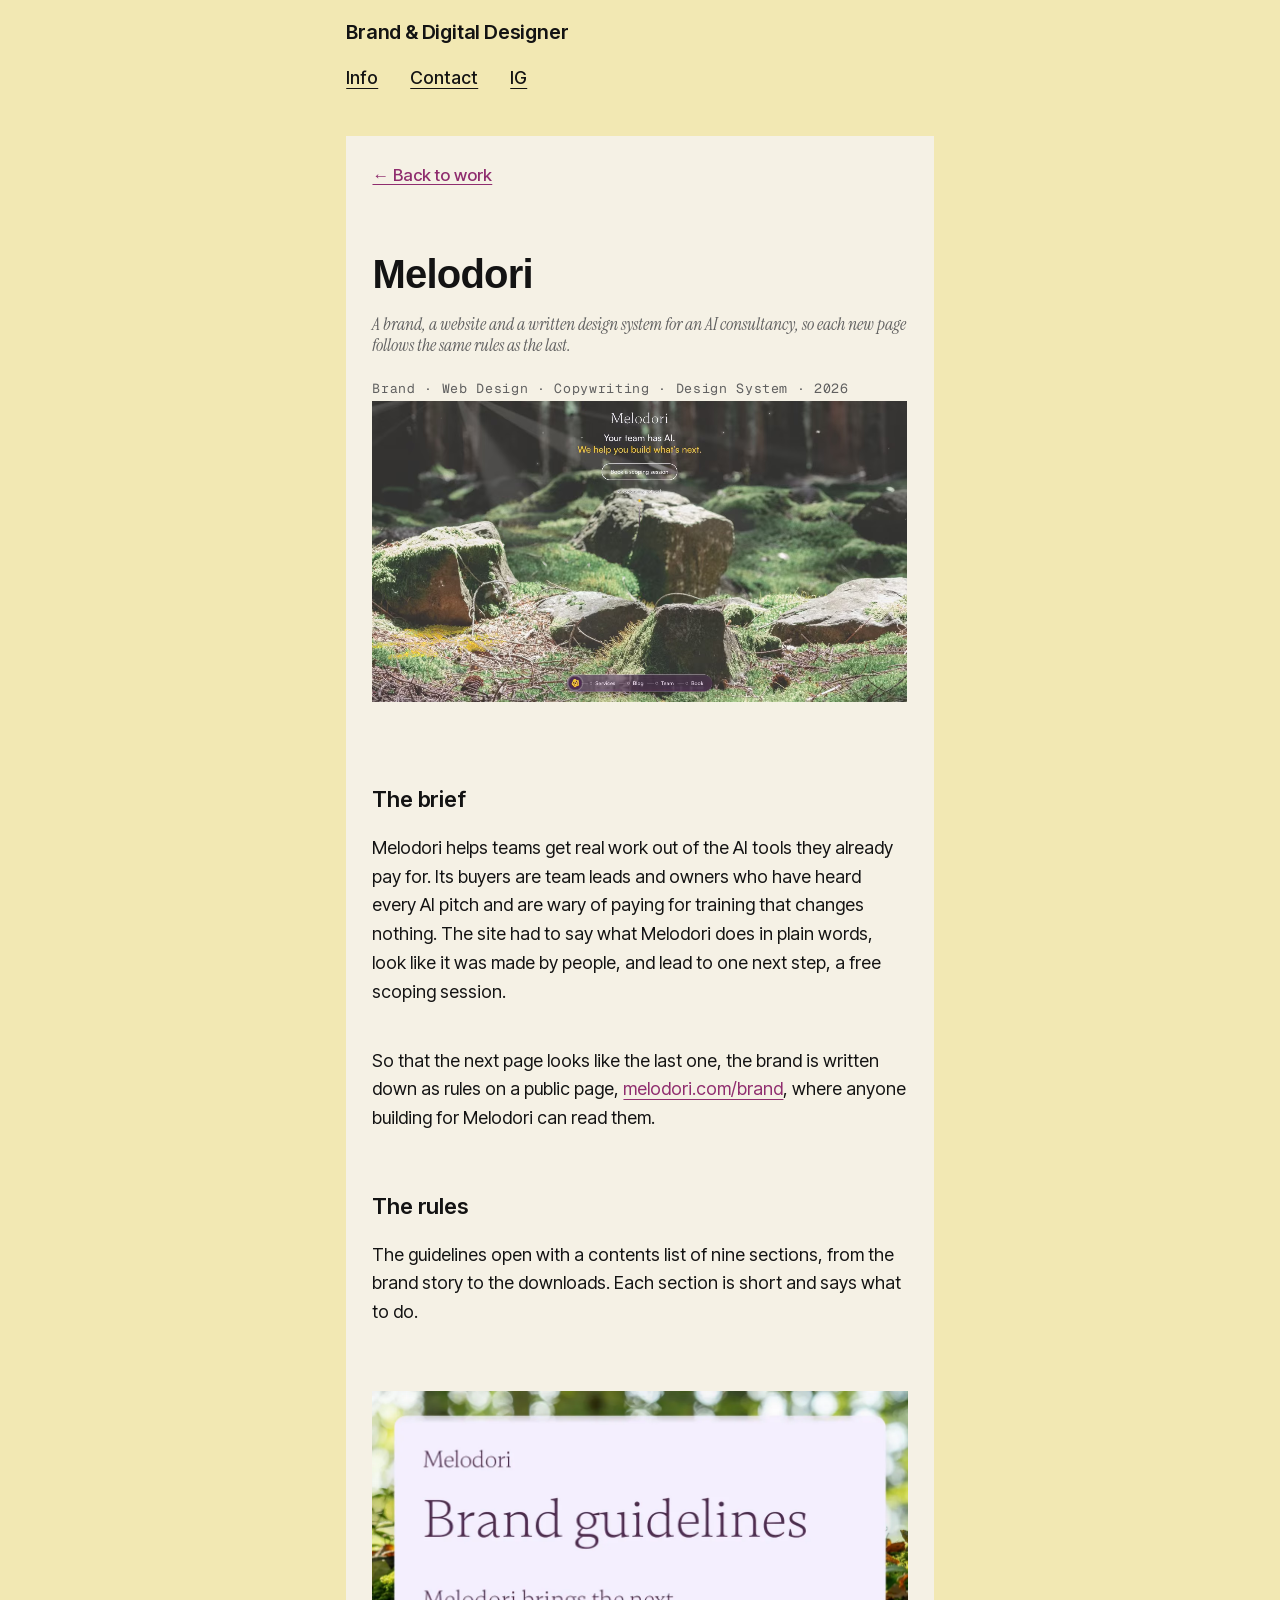
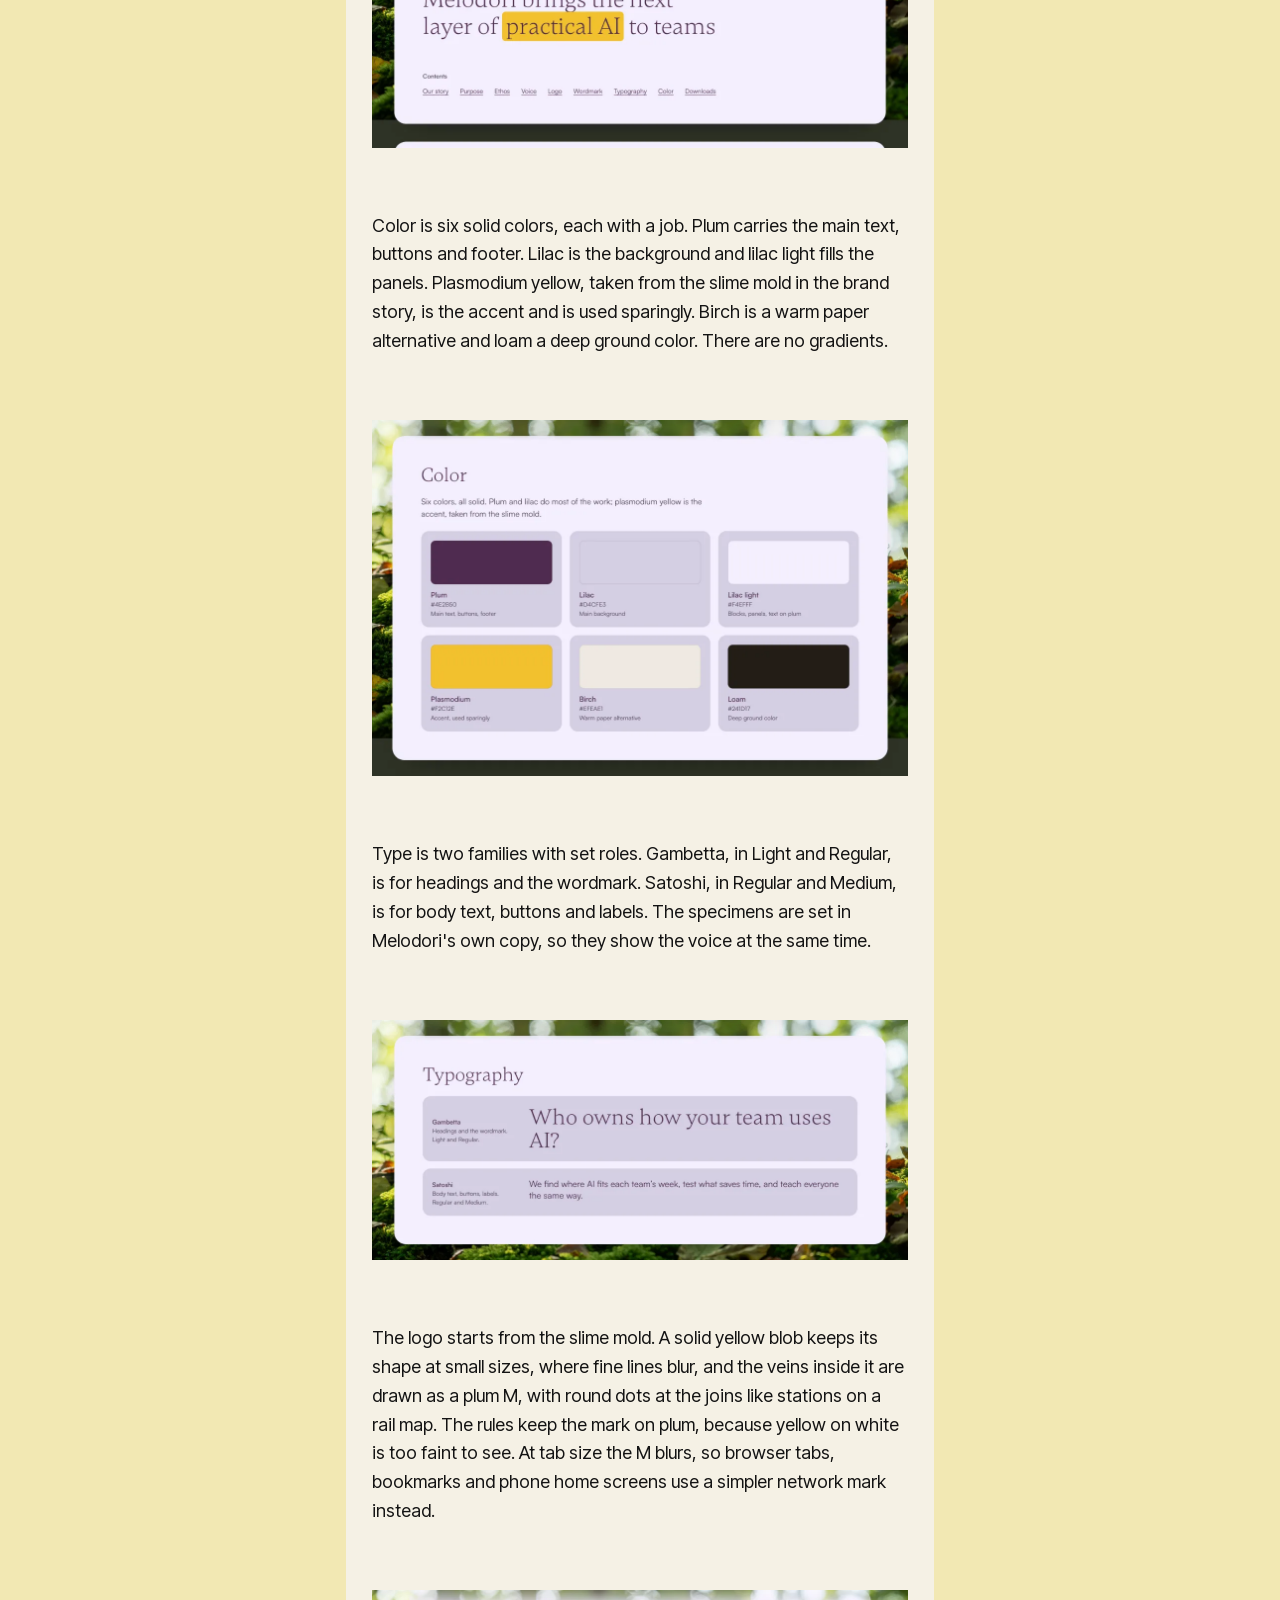
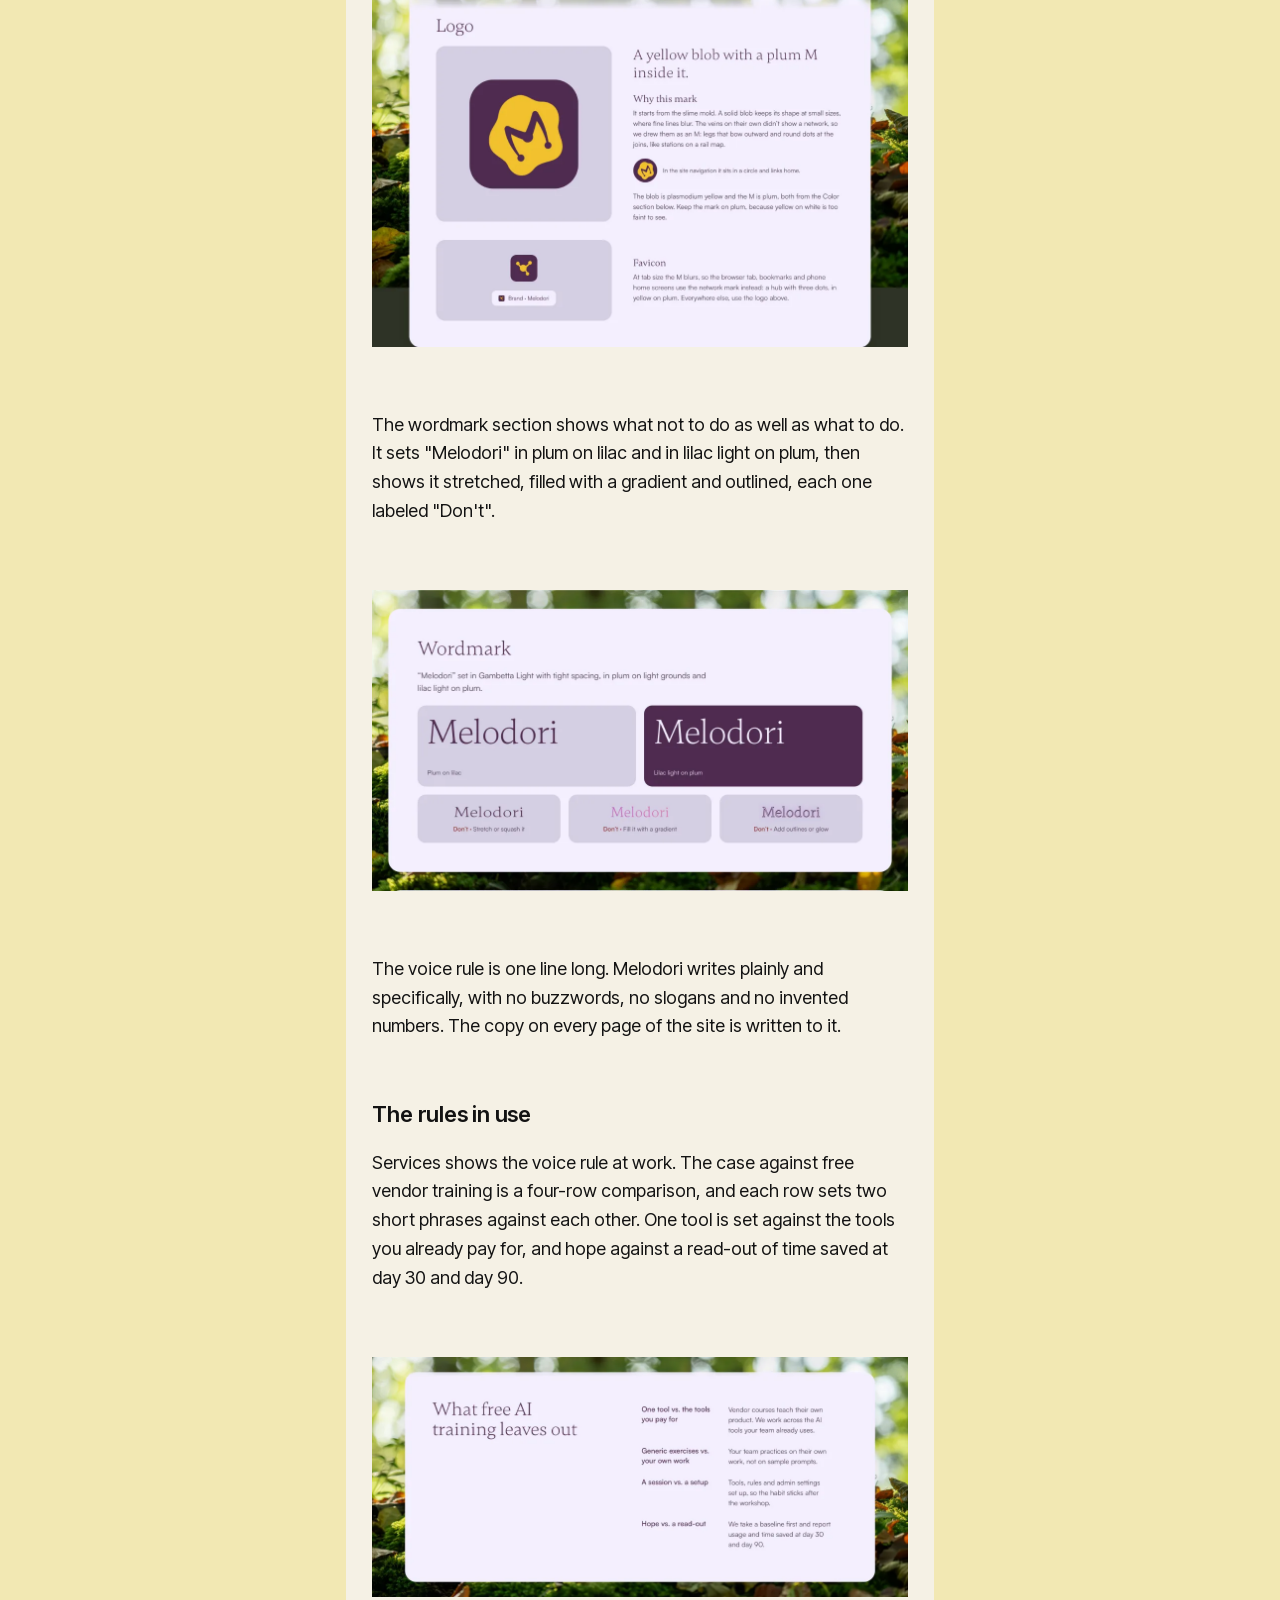
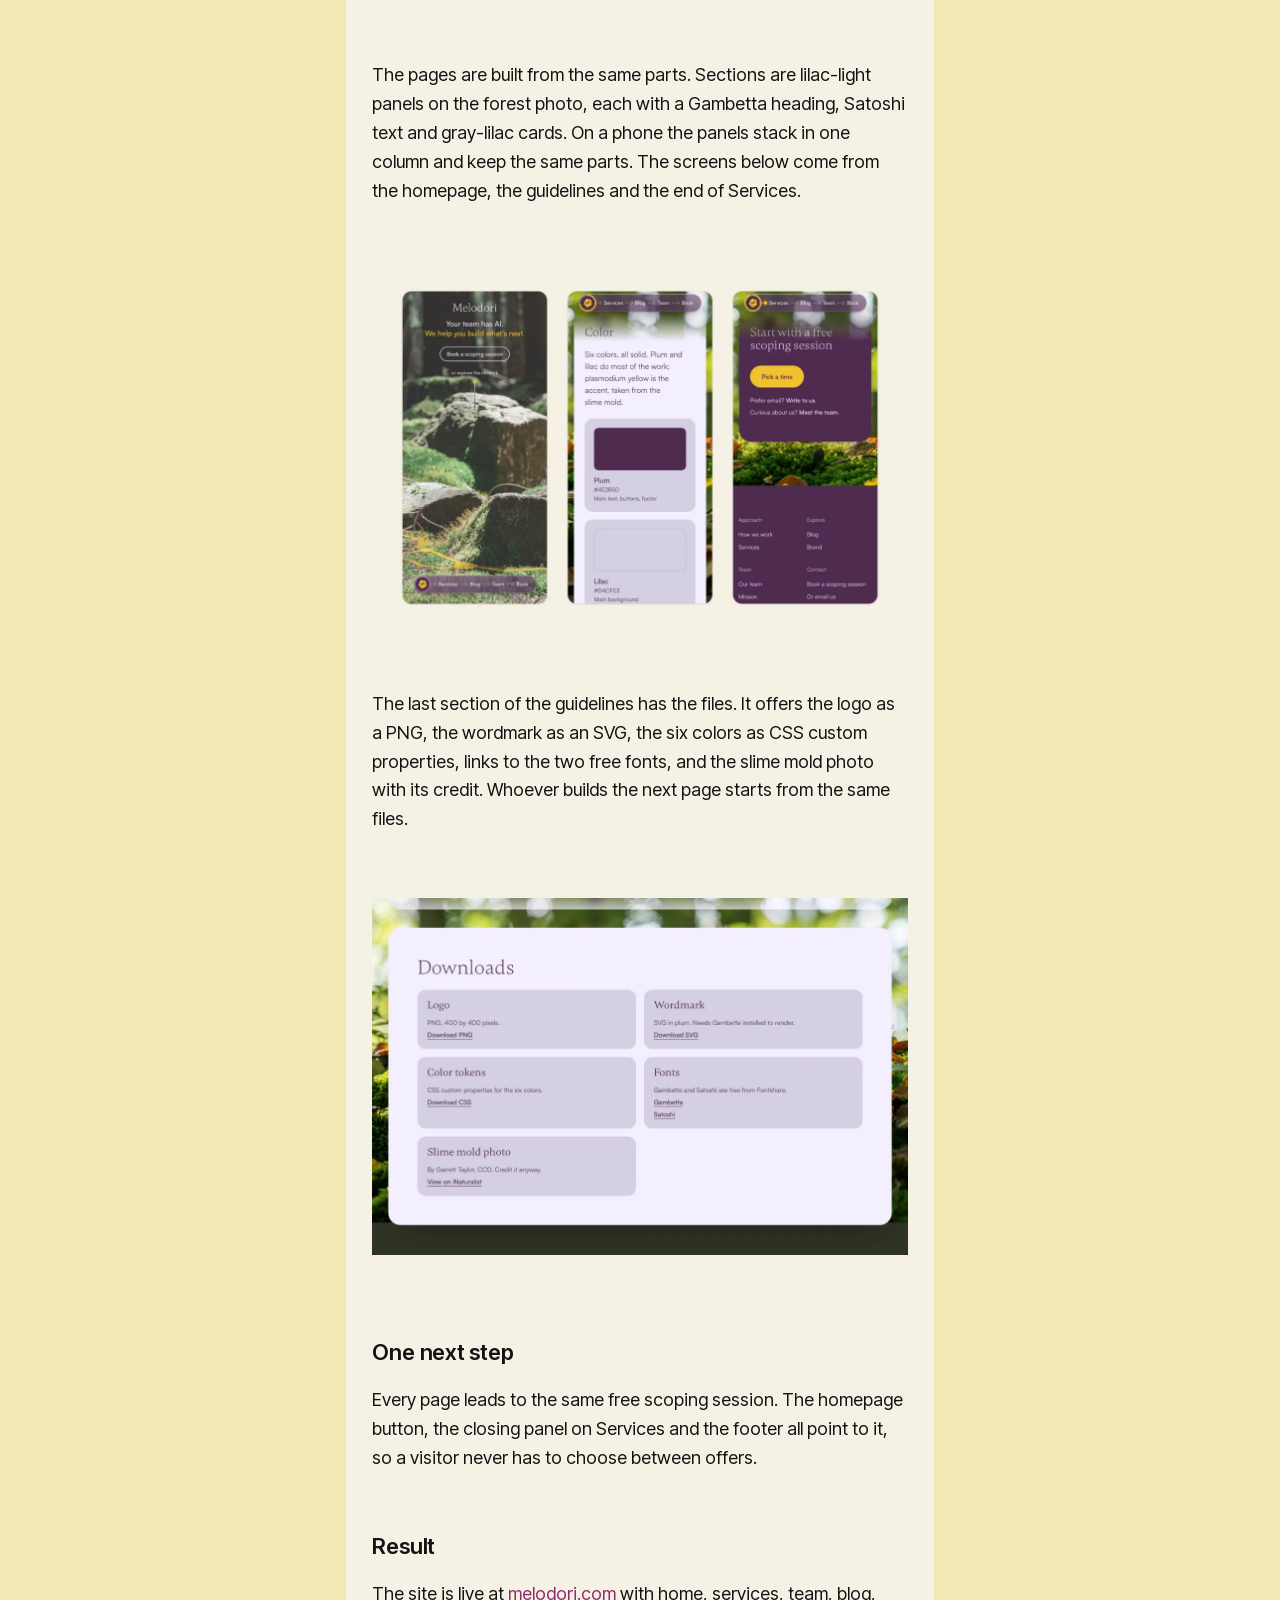
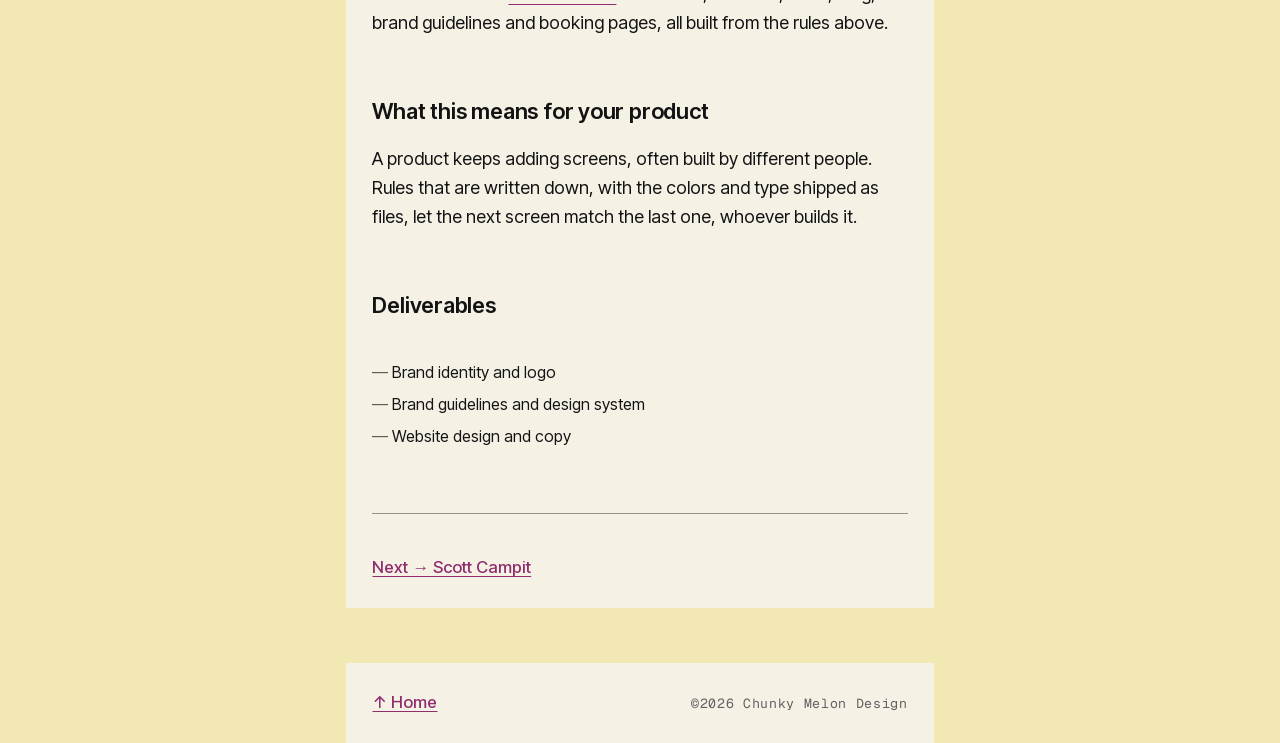
<file: work/melodori/index.html>
<!doctype html>
<html lang="en">
<head>
<meta charset="utf-8">
<meta name="viewport" content="width=device-width, initial-scale=1">

<title>Melodori — Amy Wong</title>
<meta name="description" content="Logo, brand, website, copy and a written design system for an AI consultancy: six colors with set jobs, two typefaces and rules for the logo and wordmark.">
<link rel="canonical" href="https://amyinsvg.com/work/melodori/">

<meta property="og:type" content="article">
<meta property="og:site_name" content="Amy Wong">
<meta property="og:title" content="Melodori — Amy Wong">
<meta property="og:description" content="Logo, brand, website, copy and a written design system for an AI consultancy: six colors with set jobs, two typefaces and rules for the logo and wordmark.">
<meta property="og:url" content="https://amyinsvg.com/work/melodori/">
<meta property="og:image" content="https://amyinsvg.com/assets/img/work/melodori/cover.webp">
<meta name="twitter:card" content="summary_large_image">
<meta name="twitter:title" content="Melodori — Amy Wong">
<meta name="twitter:description" content="Logo, brand, website, copy and a written design system for an AI consultancy: six colors with set jobs, two typefaces and rules for the logo and wordmark.">
<meta name="twitter:image" content="https://amyinsvg.com/assets/img/work/melodori/cover.webp">

<link rel="icon" href="../../assets/img/favicon.svg" type="image/svg+xml">

<!-- General Sans loads from the Fontshare CDN and must never be committed to
     this repo: the ITF Free Font License forbids redistributing the files and
     requires ITF's written consent to self-host as a webfont, and this repo is
     public. Full reasoning in /index.html. Only weight 700 is requested. -->
<link rel="preconnect" href="https://api.fontshare.com" crossorigin>
<link rel="preconnect" href="https://cdn.fontshare.com" crossorigin>
<link rel="stylesheet" href="https://api.fontshare.com/v2/css?f[]=general-sans@700&display=swap">

<link rel="stylesheet" href="../../assets/css/tokens.css">
<link rel="stylesheet" href="../../assets/css/main.css">
</head>

<body>
<a class="skip t-nav" href="#main">Skip to content</a>

<!-- Case study built from the /work/types-and-tomes/ template. Rewritten
     2026-11-23 around the design system. Screenshots are of the live site
     (melodori.com, /brand and /services), captured 2026-11-23 at 2x with
     reduced motion; each has a 1080px version for small screens.
     Facts about the rules (logo, colors, fonts, wordmark, voice) are quoted
     from the public /brand page. Credits confirmed by Amy 2026-11-23: brand,
     logo, website design and copy, design system. Melodori is presented as a
     client; the page does not mention any other tie to it. The page checklist
     is left out on purpose.
     No /book or /team captures: the booking calendar shows a person's name
     and open dates, and the team page shows real people. -->

<div class="page">

  <header class="site-header">
    <p class="t-brandmark">Brand &amp; Digital Designer</p>
    <nav class="site-nav" aria-label="Primary">
      <a class="t-nav" href="../../#info">Info</a>
      <a class="t-nav" href="../../contact/" data-contact-trigger>Contact</a>
      <a class="t-nav" href="https://www.instagram.com/amyinsvg" rel="me noopener" target="_blank">IG</a>
    </nav>
  </header>

  <main id="main">
    <article class="block case">

      <p><a class="case-back t-cta" href="../../#project-3">← Back to work</a></p>

      <div class="case-head">
        <h1 class="t-h2">Melodori</h1>
        <p class="t-subtitle">A brand, a website and a written design system for an AI consultancy, so each new page follows the same rules as the last.</p>
        <p class="t-tag">Brand · Web Design · Copywriting · Design System · 2026</p>
      </div>

      <!-- 2026-11-23: a looping recording of melodori.com: the hero, then a
           steady scroll so the cards float up over the pinned forest photo,
           ending on the footer and fading back to the top. Played only on
           screen and never under reduced motion (assets/js/motion.js); the
           poster is the still hero. -->
      <figure class="shot" data-ratio="16-9">
        <video class="shot-video" muted loop playsinline preload="none" poster="../../assets/img/work/melodori/hero.webp" width="1440" height="810" aria-label="Melodori homepage, scrolling: the Gambetta wordmark and the line &quot;Your team has AI. We help you build what's next.&quot; over a mossy forest floor, then cards about what Melodori does float up over the pinned photo one by one, ending on the purple footer.">
          <source src="../../assets/img/work/melodori/landing-hero.webm" type="video/webm">
          <source src="../../assets/img/work/melodori/landing-hero.mp4" type="video/mp4">
        </video>
      </figure>

      <div class="case-body">
        <h2 class="t-label">The brief</h2>
        <p class="t-body-lg">Melodori helps teams get real work out of the AI tools they already pay for. Its buyers are team leads and owners who have heard every AI pitch and are wary of paying for training that changes nothing. The site had to say what Melodori does in plain words, look like it was made by people, and lead to one next step, a free scoping session.</p>
        <p class="t-body-lg">So that the next page looks like the last one, the brand is written down as rules on a public page, <a href="https://www.melodori.com/brand" rel="noopener" target="_blank">melodori.com/brand</a>, where anyone building for Melodori can read them.</p>

        <h2 class="t-label">The rules</h2>
        <p class="t-body-lg">The guidelines open with a contents list of nine sections, from the brand story to the downloads. Each section is short and says what to do.</p>
      </div>
      <div class="case-figures">
        <figure class="shot">
          <img src="../../assets/img/work/melodori/brand.webp" srcset="../../assets/img/work/melodori/brand-1080.webp 1080w, ../../assets/img/work/melodori/brand.webp 2160w" sizes="(max-width: 768px) 92vw, 46vw" width="2160" height="1440" loading="lazy" alt="Top of the Melodori brand guidelines page: a lilac panel headed &quot;Brand guidelines&quot; with the line &quot;Melodori brings the next layer of practical AI to teams&quot;, the words &quot;practical AI&quot; highlighted in yellow, and a row of contents links from Our story to Downloads.">
        </figure>
      </div>

      <div class="case-body">
        <p class="t-body-lg">Color is six solid colors, each with a job. Plum carries the main text, buttons and footer. Lilac is the background and lilac light fills the panels. Plasmodium yellow, taken from the slime mold in the brand story, is the accent and is used sparingly. Birch is a warm paper alternative and loam a deep ground color. There are no gradients.</p>
      </div>
      <div class="case-figures">
        <figure class="shot">
          <img src="../../assets/img/work/melodori/color.webp" srcset="../../assets/img/work/melodori/color-1080.webp 1080w, ../../assets/img/work/melodori/color.webp 2160w" sizes="(max-width: 768px) 92vw, 46vw" width="2160" height="1440" loading="lazy" alt="The Color section of the Melodori guidelines, with six swatches, each with a name, hex value and job. Plum #4E2B50 for main text, buttons and footer; lilac #D4CFE3 for the main background; lilac light #F4EFFF for blocks and panels; plasmodium #F2C12E as an accent used sparingly; birch #EFEAE1 as a warm paper alternative; loam #241D17 as the deep ground color.">
        </figure>
      </div>

      <div class="case-body">
        <p class="t-body-lg">Type is two families with set roles. Gambetta, in Light and Regular, is for headings and the wordmark. Satoshi, in Regular and Medium, is for body text, buttons and labels. The specimens are set in Melodori's own copy, so they show the voice at the same time.</p>
      </div>
      <div class="case-figures">
        <figure class="shot" data-ratio="20-9">
          <img src="../../assets/img/work/melodori/type.webp" srcset="../../assets/img/work/melodori/type-1080.webp 1080w, ../../assets/img/work/melodori/type.webp 2160w" sizes="(max-width: 768px) 92vw, 46vw" width="2160" height="972" loading="lazy" alt="The Typography section. Gambetta, for headings and the wordmark, set as &quot;Who owns how your team uses AI?&quot;, and Satoshi, for body text, buttons and labels, set as a sentence about finding where AI fits each team's week.">
        </figure>
      </div>

      <div class="case-body">
        <p class="t-body-lg">The logo starts from the slime mold. A solid yellow blob keeps its shape at small sizes, where fine lines blur, and the veins inside it are drawn as a plum M, with round dots at the joins like stations on a rail map. The rules keep the mark on plum, because yellow on white is too faint to see. At tab size the M blurs, so browser tabs, bookmarks and phone home screens use a simpler network mark instead.</p>
      </div>
      <div class="case-figures">
        <figure class="shot">
          <img src="../../assets/img/work/melodori/logo.webp" srcset="../../assets/img/work/melodori/logo-1080.webp 1080w, ../../assets/img/work/melodori/logo.webp 2160w" sizes="(max-width: 768px) 92vw, 46vw" width="2160" height="1440" loading="lazy" alt="The Logo section of the Melodori guidelines. A yellow blob with a plum M inside it, on a plum rounded square, next to a note on why the mark starts from the slime mold. Below it, the favicon, a yellow hub with three dots on plum, shown in a browser tab.">
        </figure>
      </div>

      <div class="case-body">
        <p class="t-body-lg">The wordmark section shows what not to do as well as what to do. It sets &quot;Melodori&quot; in plum on lilac and in lilac light on plum, then shows it stretched, filled with a gradient and outlined, each one labeled &quot;Don't&quot;.</p>
      </div>
      <div class="case-figures">
        <figure class="shot" data-ratio="16-9">
          <img src="../../assets/img/work/melodori/wordmark.webp" srcset="../../assets/img/work/melodori/wordmark-1080.webp 1080w, ../../assets/img/work/melodori/wordmark.webp 2160w" sizes="(max-width: 768px) 92vw, 46vw" width="2160" height="1215" loading="lazy" alt="The Wordmark section. &quot;Melodori&quot; in Gambetta Light, plum on lilac and lilac light on plum, above three smaller versions marked &quot;Don't&quot;, stretched or squashed, filled with a gradient, and with outlines or glow.">
        </figure>
      </div>

      <div class="case-body">
        <p class="t-body-lg">The voice rule is one line long. Melodori writes plainly and specifically, with no buzzwords, no slogans and no invented numbers. The copy on every page of the site is written to it.</p>

        <h2 class="t-label">The rules in use</h2>
        <p class="t-body-lg">Services shows the voice rule at work. The case against free vendor training is a four-row comparison, and each row sets two short phrases against each other. One tool is set against the tools you already pay for, and hope against a read-out of time saved at day 30 and day 90.</p>
      </div>
      <div class="case-figures">
        <figure class="shot" data-ratio="20-9">
          <img src="../../assets/img/work/melodori/services.webp" srcset="../../assets/img/work/melodori/services-1080.webp 1080w, ../../assets/img/work/melodori/services.webp 2160w" sizes="(max-width: 768px) 92vw, 46vw" width="2160" height="972" loading="lazy" alt="Services page section &quot;What free AI training leaves out&quot;, with four rows that each pair a short contrast with one sentence. One tool vs. the tools you pay for; generic exercises vs. your own work; a session vs. a setup; hope vs. a read-out.">
        </figure>
      </div>

      <div class="case-body">
        <p class="t-body-lg">The pages are built from the same parts. Sections are lilac-light panels on the forest photo, each with a Gambetta heading, Satoshi text and gray-lilac cards. On a phone the panels stack in one column and keep the same parts. The screens below come from the homepage, the guidelines and the end of Services.</p>
      </div>
      <div class="case-figures">
        <figure class="shot">
          <img src="../../assets/img/work/melodori/mobile.webp" srcset="../../assets/img/work/melodori/mobile-1080.webp 1080w, ../../assets/img/work/melodori/mobile.webp 2160w" sizes="(max-width: 768px) 92vw, 46vw" width="2160" height="1440" loading="lazy" alt="Three phone screens of Melodori. The homepage with the wordmark, headline and &quot;Book a scoping session&quot; button over the forest photo; the Color section of the guidelines with the plum and lilac swatches; and the plum panel at the end of Services headed &quot;Start with a free scoping session&quot; with a yellow &quot;Pick a time&quot; button, above footer links that include &quot;Book a scoping session&quot;.">
        </figure>
      </div>

      <div class="case-body">
        <p class="t-body-lg">The last section of the guidelines has the files. It offers the logo as a PNG, the wordmark as an SVG, the six colors as CSS custom properties, links to the two free fonts, and the slime mold photo with its credit. Whoever builds the next page starts from the same files.</p>
      </div>
      <div class="case-figures">
        <figure class="shot">
          <img src="../../assets/img/work/melodori/downloads.webp" srcset="../../assets/img/work/melodori/downloads-1080.webp 1080w, ../../assets/img/work/melodori/downloads.webp 2160w" sizes="(max-width: 768px) 92vw, 46vw" width="2160" height="1440" loading="lazy" alt="The Downloads section of the guidelines, as five cards. Logo (PNG, 400 by 400 pixels), Wordmark (SVG in plum), Color tokens (CSS custom properties for the six colors), Fonts (Gambetta and Satoshi, free from Fontshare) and Slime mold photo (CC0, with a note to credit it anyway).">
        </figure>
      </div>

      <div class="case-body">
        <h2 class="t-label">One next step</h2>
        <p class="t-body-lg">Every page leads to the same free scoping session. The homepage button, the closing panel on Services and the footer all point to it, so a visitor never has to choose between offers.</p>

        <h2 class="t-label">Result</h2>
        <p class="t-body-lg">The site is live at <a href="https://www.melodori.com" rel="noopener" target="_blank">melodori.com</a> with home, services, team, blog, brand guidelines and booking pages, all built from the rules above.</p>

        <h2 class="t-label">What this means for your product</h2>
        <p class="t-body-lg">A product keeps adding screens, often built by different people. Rules that are written down, with the colors and type shipped as files, let the next screen match the last one, whoever builds it.</p>

        <h2 class="t-label">Deliverables</h2>
        <ul class="case-deliverables t-body">
          <li>Brand identity and logo</li>
          <li>Brand guidelines and design system</li>
          <li>Website design and copy</li>
        </ul>
      </div>

      <p class="case-next"><a class="t-cta" href="../scott-campit/">Next → Scott Campit</a></p>

    </article>
  </main>

  <footer class="site-footer block">
    <p><a class="t-cta" href="../../">↑ Home</a></p>
    <p class="t-tag">©2026 Chunky Melon Design</p>
  </footer>

</div>

<script src="../../assets/js/contact.js" defer></script>
<script src="../../assets/js/motion.js" defer></script>
</body>
</html>
</file>
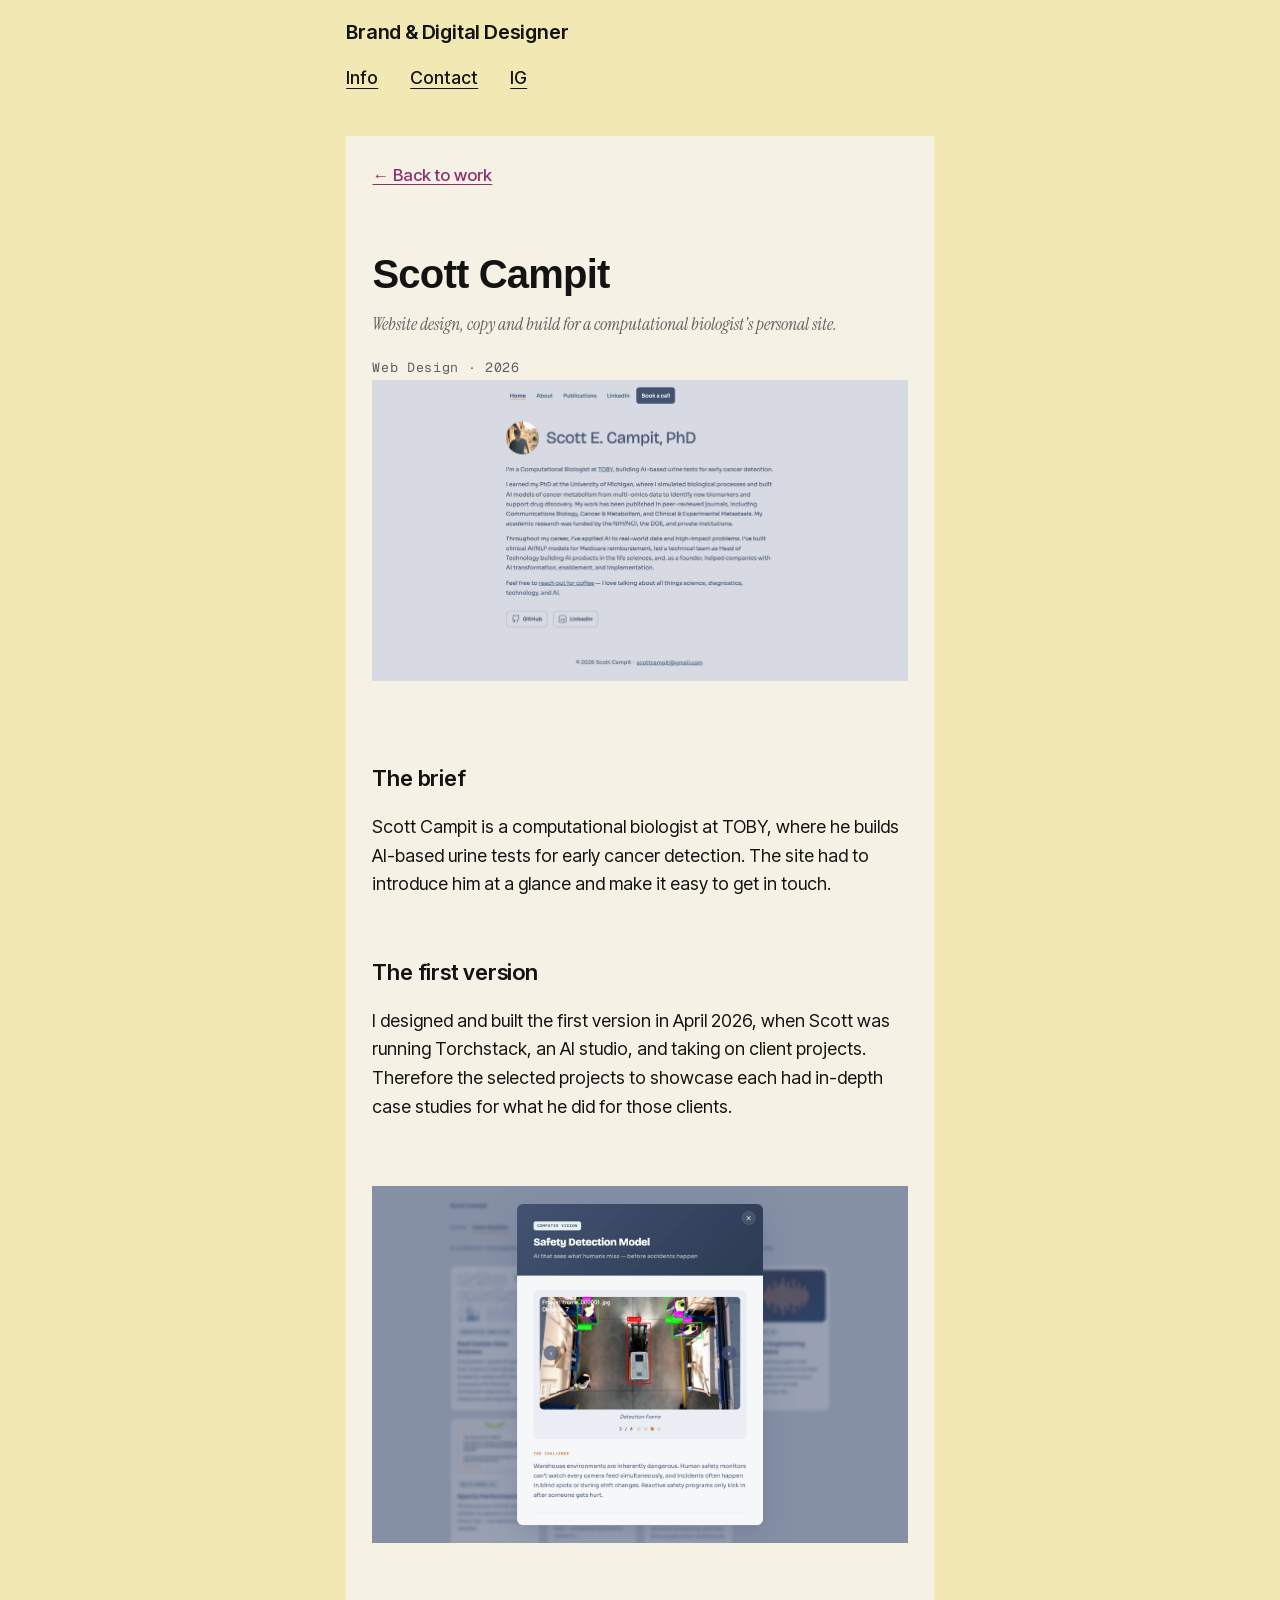
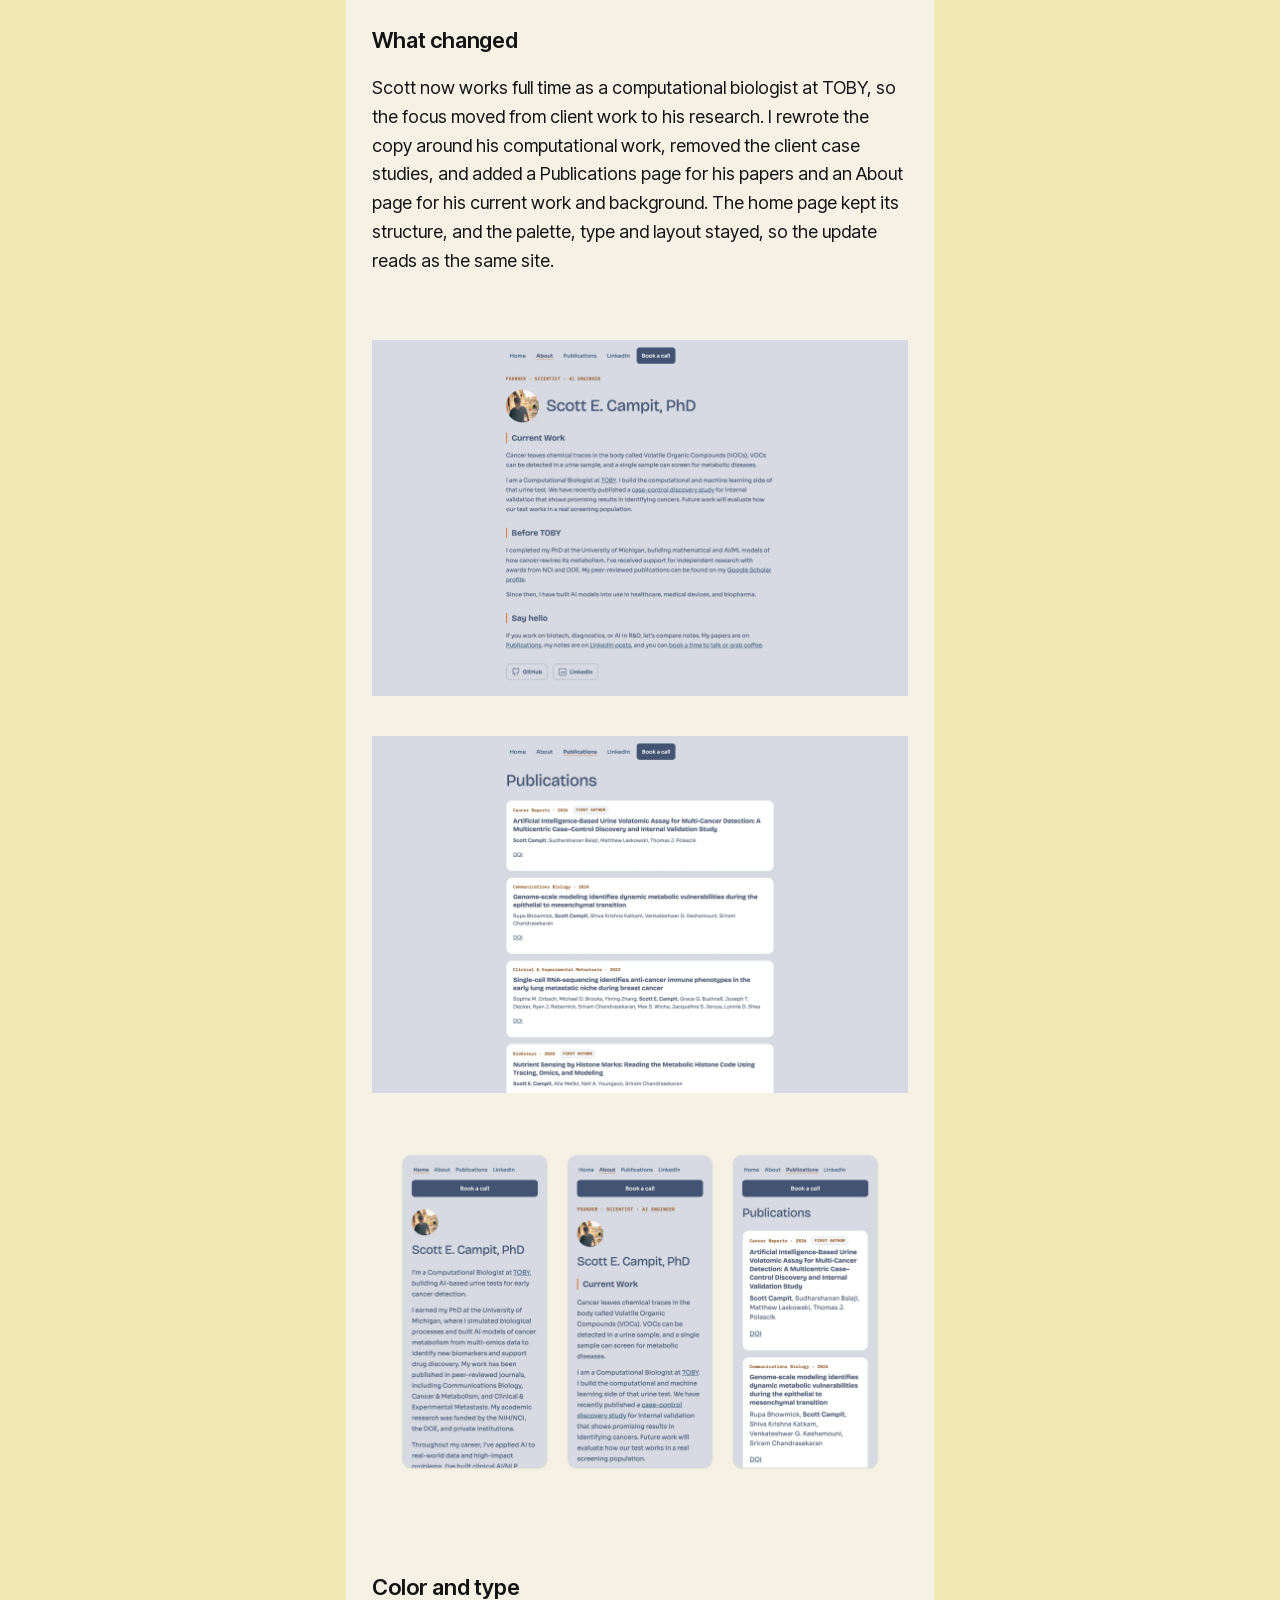
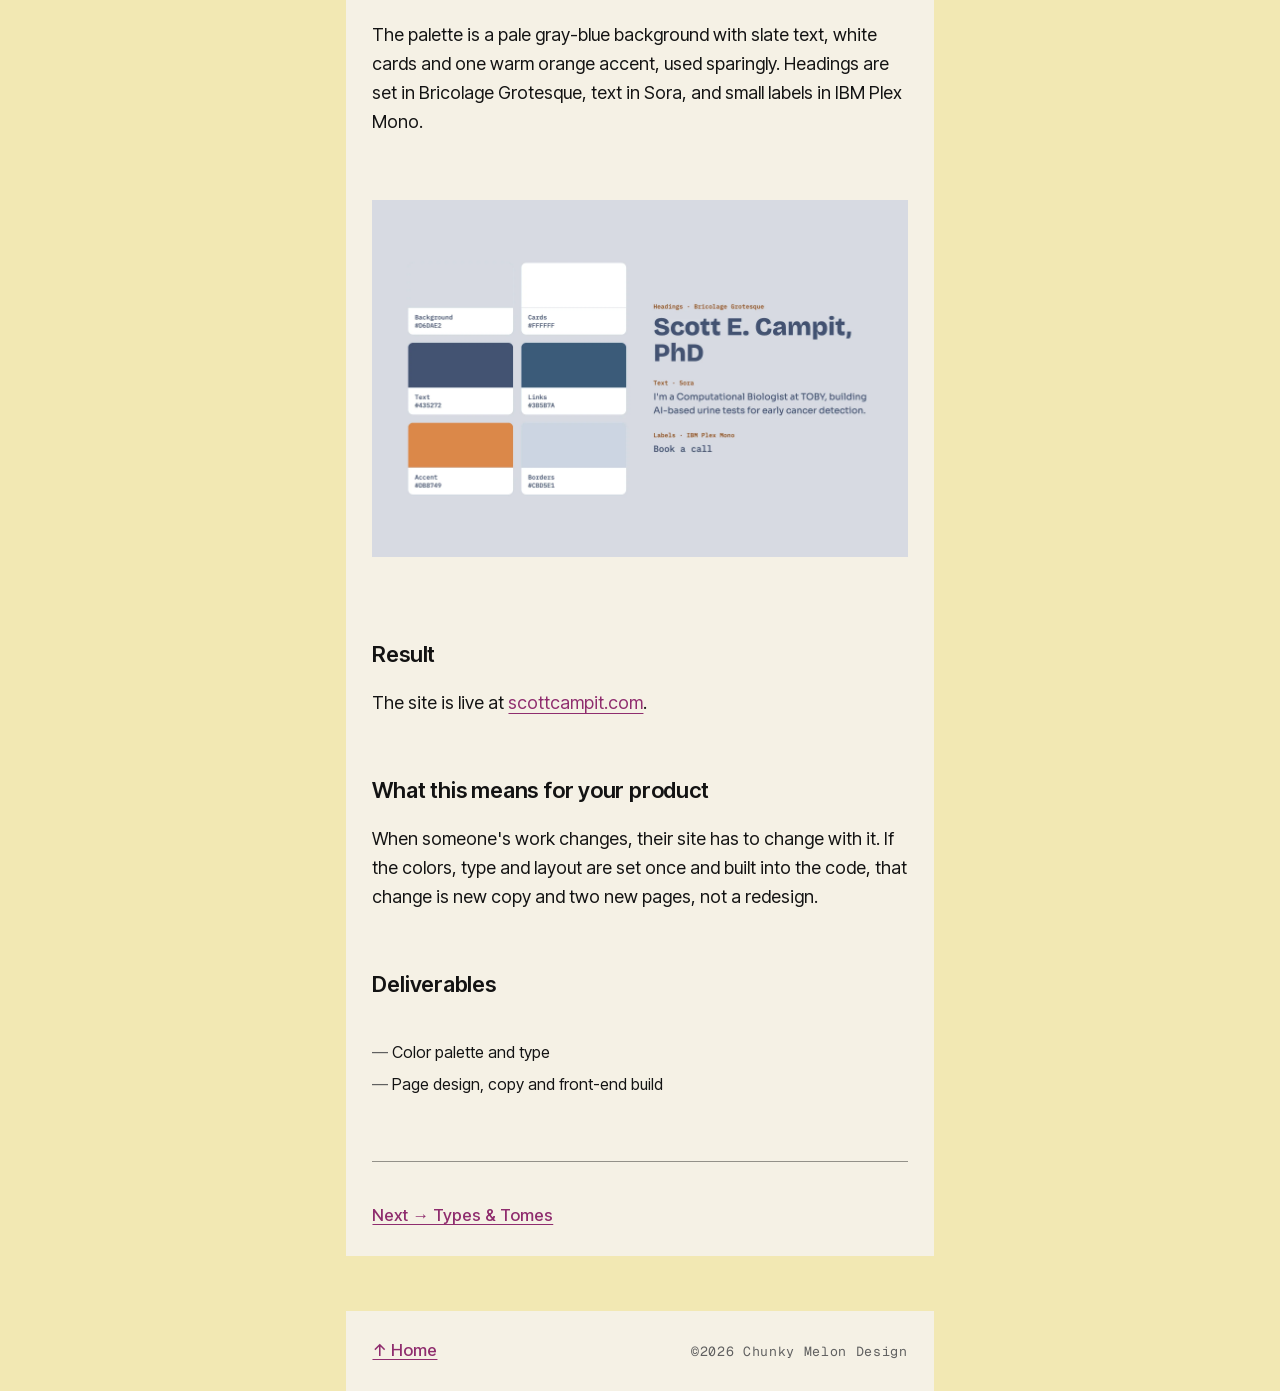
<file: work/scott-campit/index.html>
<!doctype html>
<html lang="en">
<head>
<meta charset="utf-8">
<meta name="viewport" content="width=device-width, initial-scale=1">

<title>Scott Campit — Amy Wong</title>
<meta name="description" content="Website design, copy and build for a computational biologist's personal site.">
<link rel="canonical" href="https://amyinsvg.com/work/scott-campit/">

<meta property="og:type" content="article">
<meta property="og:site_name" content="Amy Wong">
<meta property="og:title" content="Scott Campit — Amy Wong">
<meta property="og:description" content="Website design, copy and build for a computational biologist's personal site.">
<meta property="og:url" content="https://amyinsvg.com/work/scott-campit/">
<meta property="og:image" content="https://amyinsvg.com/assets/img/work/scott-campit/cover.webp">
<meta name="twitter:card" content="summary_large_image">
<meta name="twitter:title" content="Scott Campit — Amy Wong">
<meta name="twitter:description" content="Website design, copy and build for a computational biologist's personal site.">
<meta name="twitter:image" content="https://amyinsvg.com/assets/img/work/scott-campit/cover.webp">

<link rel="icon" href="../../assets/img/favicon.svg" type="image/svg+xml">

<!-- General Sans loads from the Fontshare CDN and must never be committed to
     this repo: the ITF Free Font License forbids redistributing the files and
     requires ITF's written consent to self-host as a webfont, and this repo is
     public. Full reasoning in /index.html. Only weight 700 is requested. -->
<link rel="preconnect" href="https://api.fontshare.com" crossorigin>
<link rel="preconnect" href="https://cdn.fontshare.com" crossorigin>
<link rel="stylesheet" href="https://api.fontshare.com/v2/css?f[]=general-sans@700&display=swap">

<link rel="stylesheet" href="../../assets/css/tokens.css">
<link rel="stylesheet" href="../../assets/css/main.css">
</head>

<body>
<a class="skip t-nav" href="#main">Skip to content</a>

<!-- 2026-11-23, second rewrite, at Amy's request: the case study now matches
     scottcampit.com as it is today, not the April 2026 version.
     Amy's part (commit 7841a1e, 10 Apr 2026, in ~/Project/ScottCampit.github.io):
     the first version of the personal site and its foundation, the pared-back
     layout led by the person, the palette and the three typefaces. The live
     CSS still uses her background, text, accent, card and border colors and
     the same fonts; Scott darkened --link (#5A7FA0 to #3B5B7A) and
     --text-light (#5B6B8A to #4A5976).
     Amy, 2026-11-23: she also did the later update herself: the rewritten
     copy around his work at TOBY, the About and Publications pages and the
     Book a call button. All screenshots are of the live site, 1.5x,
     captured 2026-11-23. -->

<div class="page">

  <header class="site-header">
    <p class="t-brandmark">Brand &amp; Digital Designer</p>
    <nav class="site-nav" aria-label="Primary">
      <a class="t-nav" href="../../#info">Info</a>
      <a class="t-nav" href="../../contact/" data-contact-trigger>Contact</a>
      <a class="t-nav" href="https://www.instagram.com/amyinsvg" rel="me noopener" target="_blank">IG</a>
    </nav>
  </header>

  <main id="main">
    <article class="block case">

      <p><a class="case-back t-cta" href="../../#project-4">← Back to work</a></p>

      <div class="case-head">
        <h1 class="t-h2">Scott Campit</h1>
        <p class="t-subtitle">Website design, copy and build for a computational biologist's personal site.</p>
        <p class="t-tag">Web Design · 2026</p>
      </div>

      <!-- 2026-11-23: rewritten to match scottcampit.com as it is now. Amy built
           the April 2026 version and set the palette, type and layout; Scott
           has since rewritten the copy and added About, Publications and a
           Book a call button. Screenshots are of the live site. The palette
           board is built from the live CSS tokens (main.css :root). -->
      <figure class="shot" data-ratio="16-9">
        <img src="../../assets/img/work/scott-campit/hero.webp" width="2160" height="1215" alt="Scott Campit's home page on a pale gray-blue background: a nav with Home, About, Publications, LinkedIn and a dark Book a call button, his round photo and name, a four-paragraph bio about his work as a computational biologist at TOBY, and GitHub and LinkedIn buttons.">
      </figure>

      <div class="case-body">
        <h2 class="t-label">The brief</h2>
        <p class="t-body-lg">Scott Campit is a computational biologist at TOBY, where he builds AI-based urine tests for early cancer detection. The site had to introduce him at a glance and make it easy to get in touch.</p>

        <h2 class="t-label">The first version</h2>
        <p class="t-body-lg">I designed and built the first version in April 2026, when Scott was running Torchstack, an AI studio, and taking on client projects. Therefore the selected projects to showcase each had in-depth case studies for what he did for those clients.</p>
      </div>

      <div class="case-figures">
        <figure class="shot" data-ratio="3-2">
          <img src="../../assets/img/work/scott-campit/april-case-study.webp" width="2880" height="1920" loading="lazy" alt="An April 2026 case study, the Safety Detection Model, open as a panel over the blurred project list. A dark header with a &quot;Computer Vision&quot; tag, the title and the line &quot;AI that sees what humans miss — before accidents happen&quot;, then a gallery showing an overhead warehouse camera frame with a forklift and people outlined in colored boxes, labeled &quot;Detection Frame&quot;, 3 of 4.">
        </figure>
      </div>

      <div class="case-body">
        <h2 class="t-label">What changed</h2>
        <p class="t-body-lg">Scott now works full time as a computational biologist at TOBY, so the focus moved from client work to his research. I rewrote the copy around his computational work, removed the client case studies, and added a Publications page for his papers and an About page for his current work and background. The home page kept its structure, and the palette, type and layout stayed, so the update reads as the same site.</p>
      </div>

      <div class="case-figures">
        <figure class="shot" data-ratio="3-2">
          <img src="../../assets/img/work/scott-campit/about.webp" width="2160" height="1440" loading="lazy" alt="The About page: a small orange label reading &quot;Founder · Scientist · AI engineer&quot;, his photo and name, then sections headed Current Work, Before TOBY and Say hello, each marked with a thin orange rule, and GitHub and LinkedIn buttons.">
        </figure>
        <figure class="shot" data-ratio="3-2">
          <img src="../../assets/img/work/scott-campit/publications.webp" width="2160" height="1440" loading="lazy" alt="The Publications page: a stack of white cards, one per paper, each with a small mono label for the journal and year, the paper title in bold, the authors and a DOI link.">
        </figure>
        <figure class="shot" data-ratio="3-2">
          <img src="../../assets/img/work/scott-campit/mobile.webp" width="2160" height="1440" loading="lazy" alt="Three phone screens: the home page with the Book a call button, photo, name and bio; the About page opening on Current Work; and the Publications page with its first two paper cards.">
        </figure>
      </div>

      <div class="case-body">
        <h2 class="t-label">Color and type</h2>
        <p class="t-body-lg">The palette is a pale gray-blue background with slate text, white cards and one warm orange accent, used sparingly. Headings are set in Bricolage Grotesque, text in Sora, and small labels in IBM Plex Mono.</p>
      </div>

      <div class="case-figures">
        <figure class="shot" data-ratio="3-2">
          <img src="../../assets/img/work/scott-campit/palette.webp" width="2160" height="1440" loading="lazy" alt="Palette and type board on the site's gray-blue background. Six swatches: background #D6DAE2, cards #FFFFFF, text #435272, links #3B5B7A, accent #DB8749 and borders #CBD5E1. Beside them, &quot;Scott E. Campit, PhD&quot; in Bricolage Grotesque, a line of body text in Sora and &quot;Book a call&quot; in IBM Plex Mono.">
        </figure>
      </div>

      <div class="case-body">
        <h2 class="t-label">Result</h2>
        <p class="t-body-lg">The site is live at <a href="https://scottcampit.com/" rel="noopener" target="_blank">scottcampit.com</a>.</p>

        <h2 class="t-label">What this means for your product</h2>
        <p class="t-body-lg">When someone's work changes, their site has to change with it. If the colors, type and layout are set once and built into the code, that change is new copy and two new pages, not a redesign.</p>

        <h2 class="t-label">Deliverables</h2>
        <ul class="case-deliverables t-body">
          <li>Color palette and type</li>
          <li>Page design, copy and front-end build</li>
        </ul>
      </div>

      <p class="case-next"><a class="t-cta" href="../types-and-tomes/">Next → Types &amp; Tomes</a></p>

    </article>
  </main>

  <footer class="site-footer block">
    <p><a class="t-cta" href="../../">↑ Home</a></p>
    <p class="t-tag">©2026 Chunky Melon Design</p>
  </footer>

</div>

<script src="../../assets/js/contact.js" defer></script>
</body>
</html>
</file>
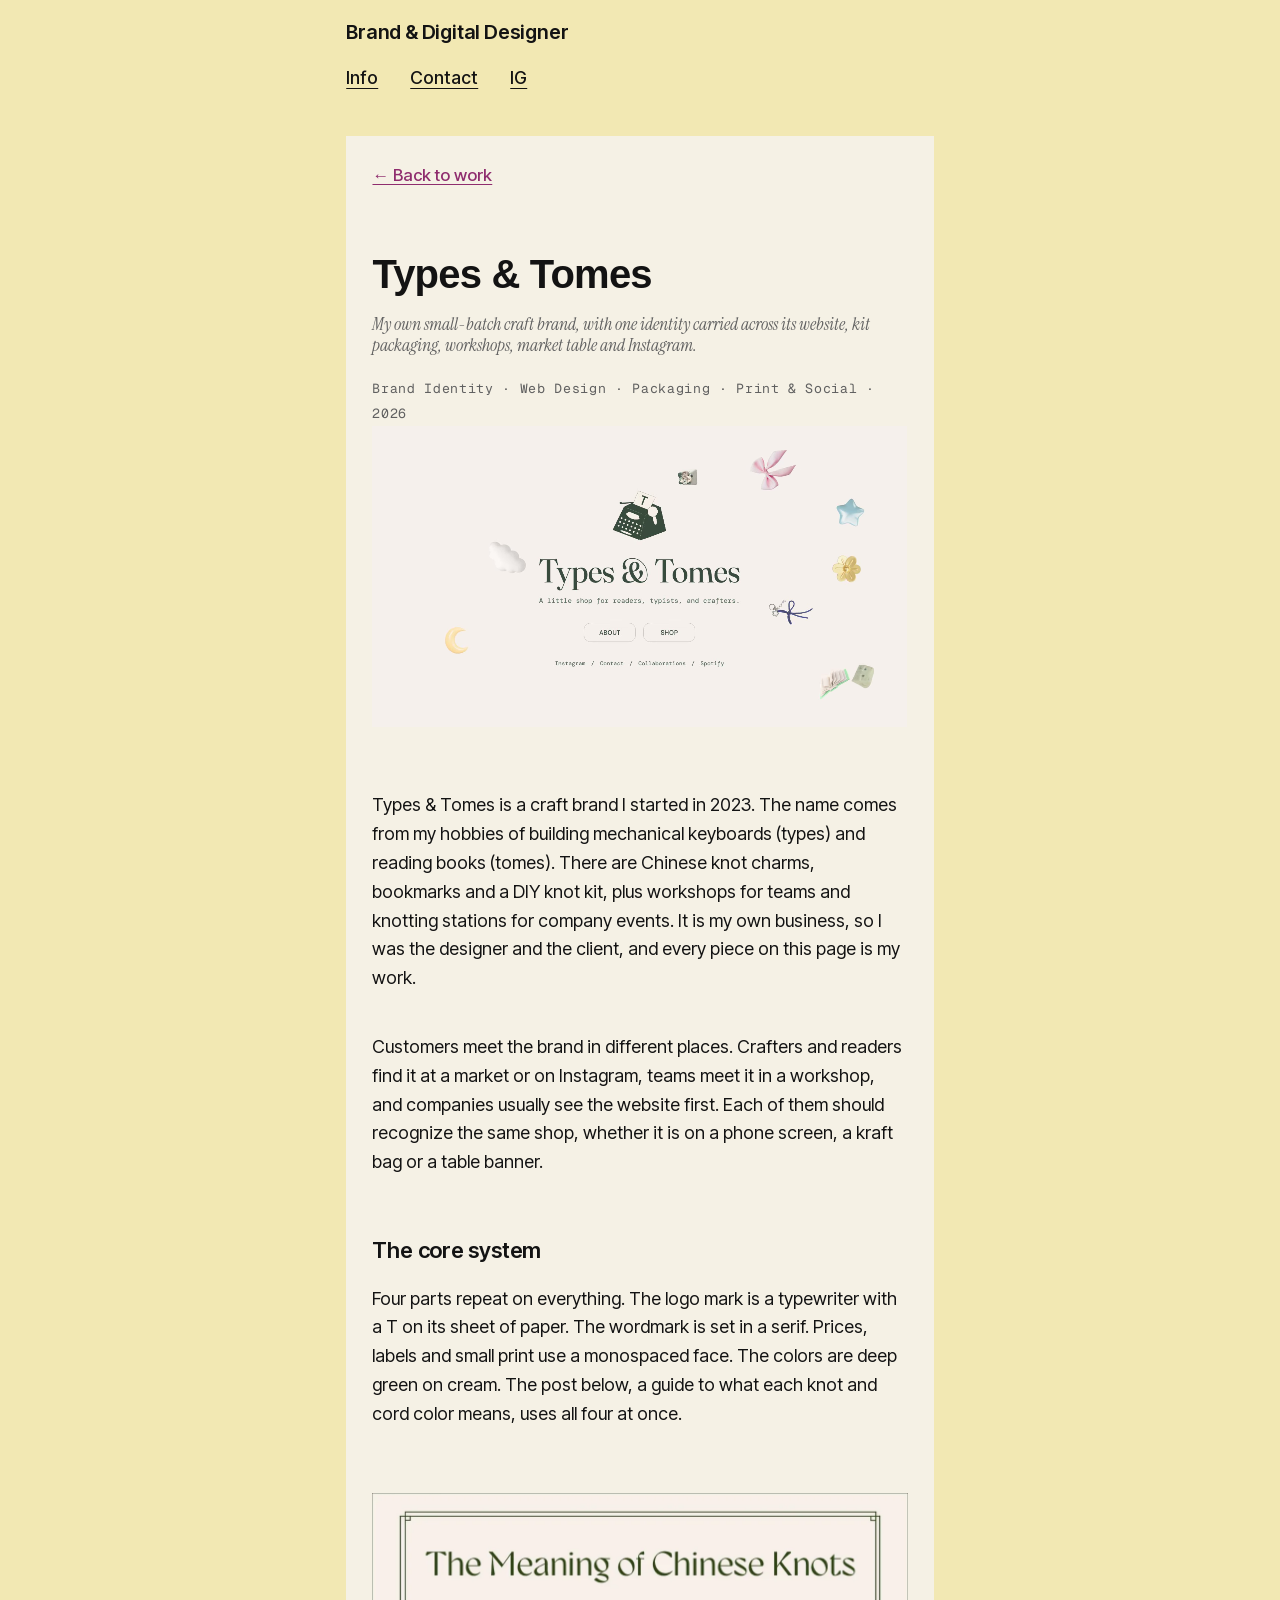
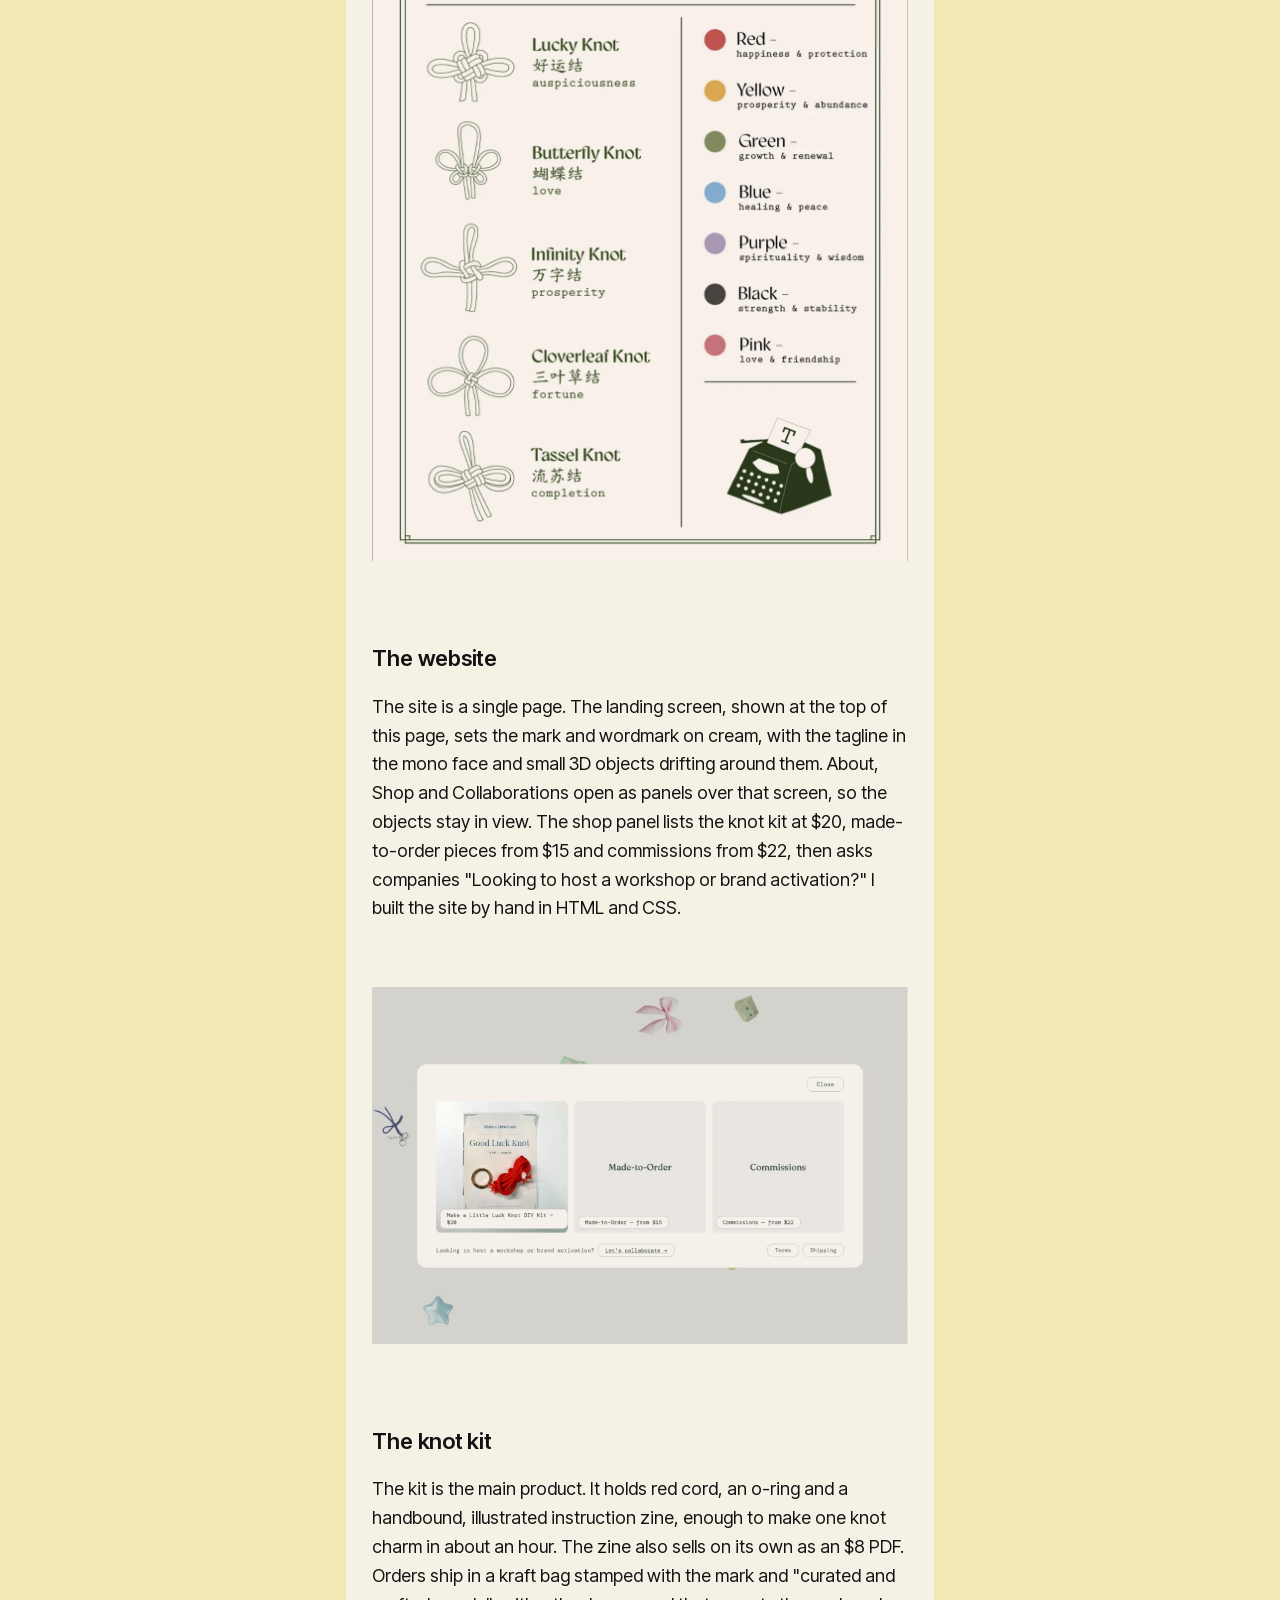
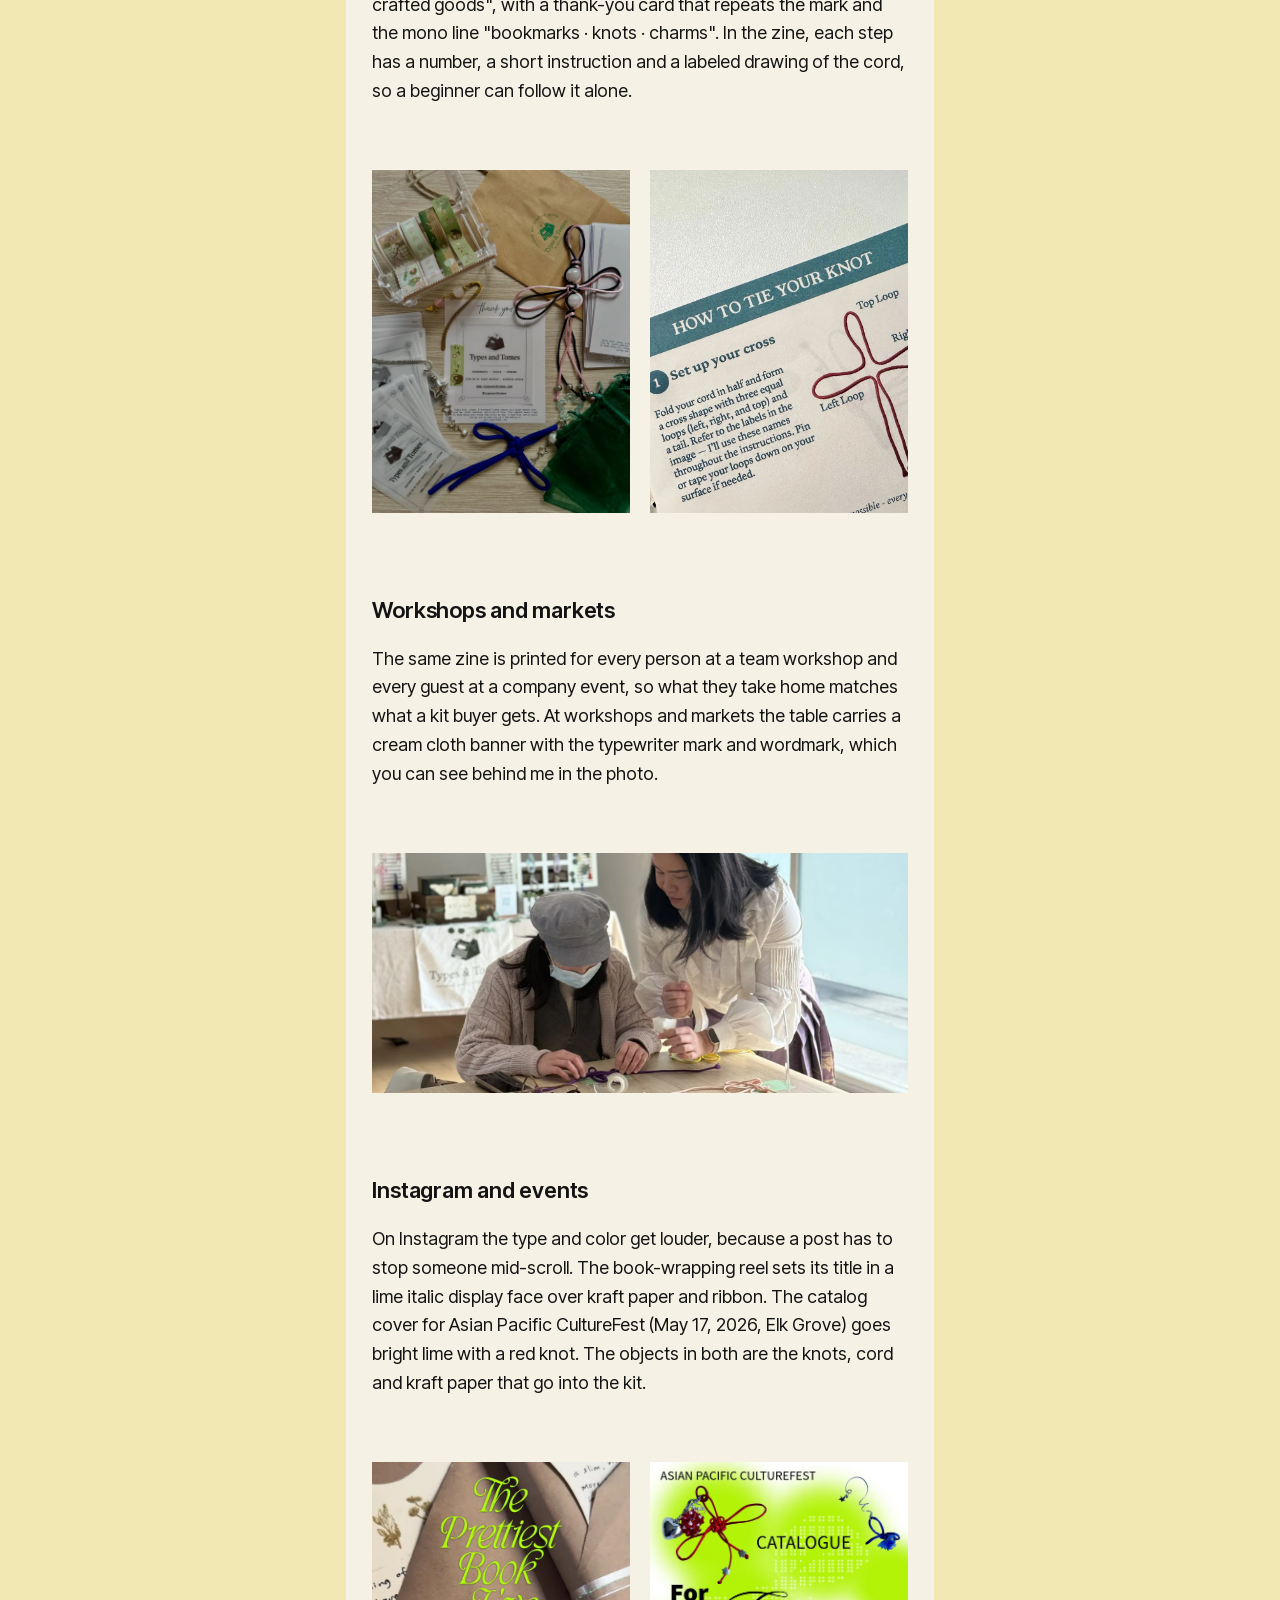
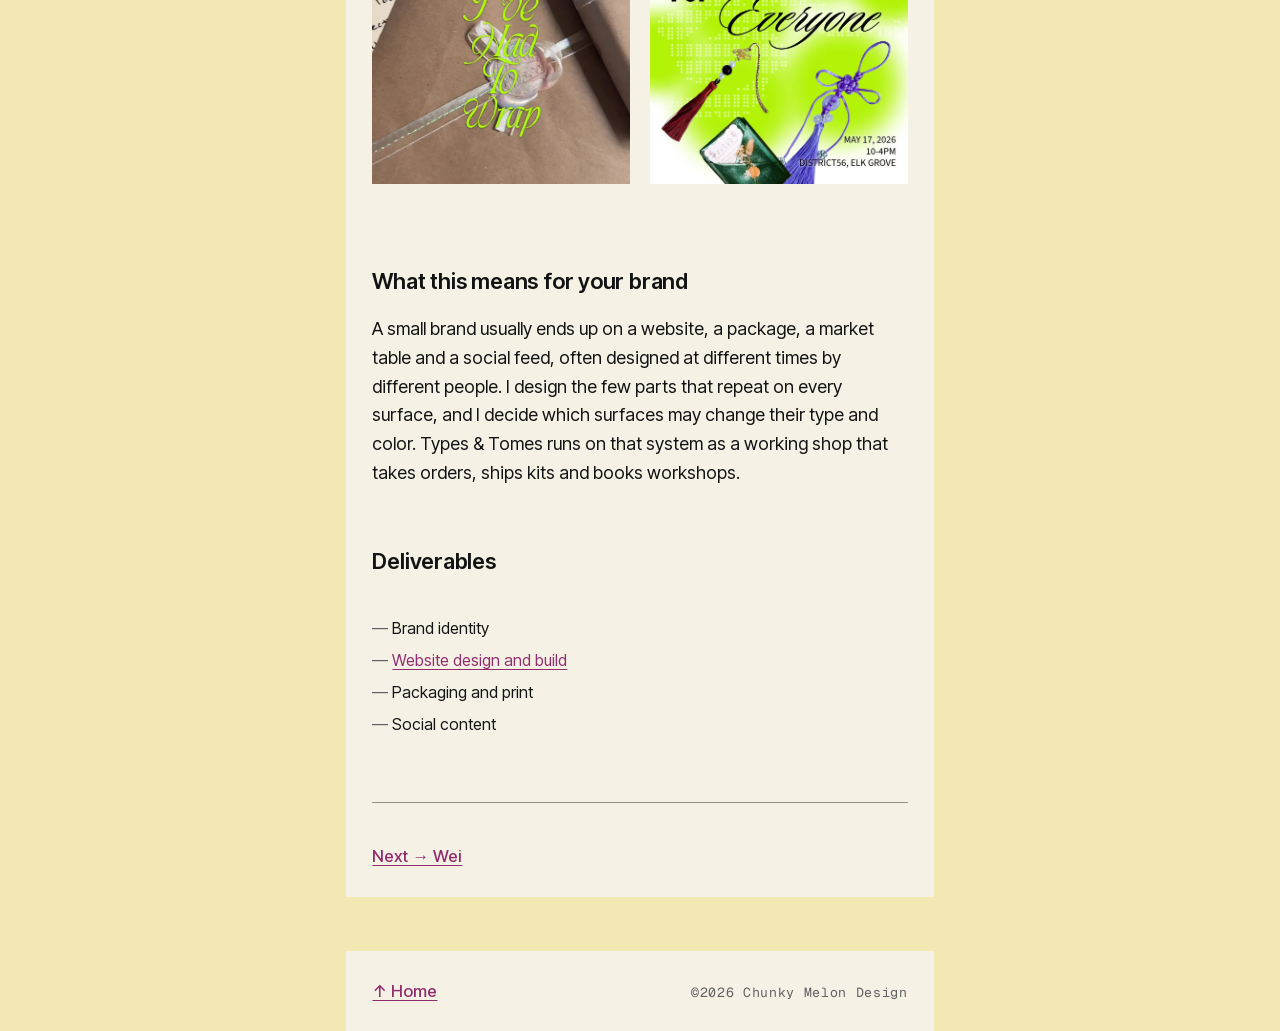
<file: work/types-and-tomes/index.html>
<!doctype html>
<html lang="en">
<head>
<meta charset="utf-8">
<meta name="viewport" content="width=device-width, initial-scale=1">

<title>Types &amp; Tomes — Amy Wong</title>
<meta name="description" content="One brand identity across the website, kit packaging, workshops, market table and Instagram of Types &amp; Tomes, Amy Wong's own craft brand.">
<link rel="canonical" href="https://amyinsvg.com/work/types-and-tomes/">

<!-- No og:image — none exists, and §9 says omit rather than point at the
     Cargo screenshot, which dies with the subscription. -->
<meta property="og:type" content="article">
<meta property="og:site_name" content="Amy Wong">
<meta property="og:title" content="Types &amp; Tomes — Amy Wong">
<meta property="og:description" content="One brand identity across the website, kit packaging, workshops, market table and Instagram of Types &amp; Tomes, Amy Wong's own craft brand.">
<meta property="og:url" content="https://amyinsvg.com/work/types-and-tomes/">
<meta name="twitter:card" content="summary">
<meta name="twitter:title" content="Types &amp; Tomes — Amy Wong">
<meta name="twitter:description" content="One brand identity across the website, kit packaging, workshops, market table and Instagram of Types &amp; Tomes, Amy Wong's own craft brand.">

<link rel="icon" href="../../assets/img/favicon.svg" type="image/svg+xml">

<!-- General Sans loads from the Fontshare CDN and must never be committed to
     this repo: the ITF Free Font License forbids redistributing the files and
     requires ITF's written consent to self-host as a webfont, and this repo is
     public. The other three families are SIL OFL and ARE self-hosted — this
     one family is the exception, not an inconsistency to tidy up. Full
     reasoning in /index.html. Only weight 700 is requested. -->
<link rel="preconnect" href="https://api.fontshare.com" crossorigin>
<link rel="preconnect" href="https://cdn.fontshare.com" crossorigin>
<link rel="stylesheet" href="https://api.fontshare.com/v2/css?f[]=general-sans@700&display=swap">

<link rel="stylesheet" href="../../assets/css/tokens.css">
<link rel="stylesheet" href="../../assets/css/main.css">
</head>

<body>
<a class="skip t-nav" href="#main">Skip to content</a>

<!-- =========================================================================
     CASE STUDY TEMPLATE.
     §7: "This template gets reused for every future case study. Build it as a
     pattern." Case studies two and three slot in as sibling directories under
     /work/ (§2). To add one, copy this file and replace: <title>, description,
     canonical, og:*, the .case-head block, the body paragraphs, the figures,
     the deliverables, and the .case-next target.
     ========================================================================= -->

<div class="page">

  <header class="site-header">
    <p class="t-brandmark">Brand &amp; Digital Designer</p>
    <nav class="site-nav" aria-label="Primary">
      <a class="t-nav" href="../../#info">Info</a>
      <a class="t-nav" href="../../contact/" data-contact-trigger>Contact</a>
      <a class="t-nav" href="https://www.instagram.com/amyinsvg" rel="me noopener" target="_blank">IG</a>
    </nav>
  </header>

  <main id="main">
    <article class="block case">

      <!-- Label transcribed verbatim from §7. Note that §2's file tree has no
           /work/ index page for it to point at — the projects live on the home
           page — so it targets the first project block there. If a /work/
           listing page is ever added, this is the href to change. -->
      <p><a class="case-back t-cta" href="../../#project-5">← Back to work</a></p>

      <div class="case-head">
        <!-- Semantically the page's h1; styled with Heading 2, which is what
             §4's mapping assigns to the case study title. -->
        <h1 class="t-h2">Types &amp; Tomes</h1>
        <p class="t-subtitle">My own small-batch craft brand, with one identity carried across its website, kit packaging, workshops, market table and Instagram.</p>
        <p class="t-tag">Brand Identity · Web Design · Packaging · Print &amp; Social · 2026</p>
      </div>

      <!-- 2026-11-23: real images replace the placeholders. Hero, cover and
           shop are screenshots of the live site (typesandtomes.com);
           kit, zine and workshop are Amy's own photos from that site. -->
      <!-- 2026-11-23: a looping recording of the live landing page, so the
           drifting 3D objects show. 8 s recorded, played forward then back
           (16 s) so the loop has no jump. assets/js/motion.js plays it only
           on screen and never under reduced motion; the poster is the still. -->
      <figure class="shot" data-ratio="16-9">
        <video class="shot-video" muted loop playsinline preload="none" poster="../../assets/img/work/types-and-tomes/hero.webp" width="1440" height="810" aria-label="Types &amp; Tomes homepage: the green typewriter mark above the serif wordmark and the line &quot;A little shop for readers, typists, and crafters.&quot;, with small 3D objects (a bow, a moon, a star, a flower) drifting around it on cream.">
          <source src="../../assets/img/work/types-and-tomes/landing-hero.webm" type="video/webm">
          <source src="../../assets/img/work/types-and-tomes/landing-hero.mp4" type="video/mp4">
        </video>
      </figure>

      <!-- 2026-11-23 restructure: the page walks the brand one surface at a
           time (system, site, kit, workshops and markets, Instagram), with a
           subhead and a short framing paragraph above each image group, so
           every claim sits next to the picture that shows it. Facts come from
           the live site (prices, kit contents, workshop and event formats,
           the 2023 start) and from what the images show. -->
      <div class="case-body">
        <p class="t-body-lg">Types &amp; Tomes is a craft brand I started in 2023. The name comes from my hobbies of building mechanical keyboards (types) and reading books (tomes). There are Chinese knot charms, bookmarks and a DIY knot kit, plus workshops for teams and knotting stations for company events. It is my own business, so I was the designer and the client, and every piece on this page is my work.</p>
        <p class="t-body-lg">Customers meet the brand in different places. Crafters and readers find it at a market or on Instagram, teams meet it in a workshop, and companies usually see the website first. Each of them should recognize the same shop, whether it is on a phone screen, a kraft bag or a table banner.</p>

        <h2 class="t-label">The core system</h2>
        <p class="t-body-lg">Four parts repeat on everything. The logo mark is a typewriter with a T on its sheet of paper. The wordmark is set in a serif. Prices, labels and small print use a monospaced face. The colors are deep green on cream. The post below, a guide to what each knot and cord color means, uses all four at once.</p>
      </div>

      <!-- 2026-11-23: the knots post was a 172px tile in a 3-up row, too small
           to read at 1440px. It is the clearest single sheet of the core
           system, so it now runs full width on its own. -->
      <div class="case-figures">
        <figure class="shot" data-ratio="4-5">
          <img src="../../assets/img/work/types-and-tomes/brand-knots.webp" width="1080" height="1346" loading="lazy" alt="&quot;The Meaning of Chinese Knots&quot; Instagram post on cream inside a thin green frame. On the left, green line drawings of five knots (lucky, butterfly, infinity, cloverleaf and tassel), each with its Chinese name and one word in a monospaced face, such as &quot;love&quot; or &quot;prosperity&quot;. On the right, seven cord colors with their meanings, such as red for happiness and protection. The green typewriter mark sits in the bottom right corner.">
        </figure>
      </div>

      <div class="case-body">
        <h2 class="t-label">The website</h2>
        <p class="t-body-lg">The site is a single page. The landing screen, shown at the top of this page, sets the mark and wordmark on cream, with the tagline in the mono face and small 3D objects drifting around them. About, Shop and Collaborations open as panels over that screen, so the objects stay in view. The shop panel lists the knot kit at $20, made-to-order pieces from $15 and commissions from $22, then asks companies "Looking to host a workshop or brand activation?" I built the site by hand in HTML and CSS.</p>
      </div>

      <div class="case-figures">
        <figure class="shot" data-ratio="3-2">
          <img src="../../assets/img/work/types-and-tomes/shop.webp" width="1440" height="960" loading="lazy" alt="Types &amp; Tomes shop panel over the landing page, with three cards: the Make a Little Luck Knot DIY Kit at $20, Made-to-Order from $15 and Commissions from $22. Below them, the line &quot;Looking to host a workshop or brand activation?&quot; with a &quot;Let's collaborate&quot; button.">
        </figure>
      </div>

      <div class="case-body">
        <h2 class="t-label">The knot kit</h2>
        <p class="t-body-lg">The kit is the main product. It holds red cord, an o-ring and a handbound, illustrated instruction zine, enough to make one knot charm in about an hour. The zine also sells on its own as an $8 PDF. Orders ship in a kraft bag stamped with the mark and "curated and crafted goods", with a thank-you card that repeats the mark and the mono line "bookmarks · knots · charms". In the zine, each step has a number, a short instruction and a labeled drawing of the cord, so a beginner can follow it alone.</p>
      </div>

      <div class="case-figures">
        <!-- 2026-11-23: Amy's packaging flat lay (her @typesandtomes post of
             22 Mar 2026), kept whole at 3:4 with the zine interior cropped to
             match. -->
        <div class="shot-pair">
          <figure class="shot" data-ratio="3-4">
            <img src="../../assets/img/work/types-and-tomes/flatlay.webp" width="1080" height="1440" loading="lazy" alt="Flat lay of Types &amp; Tomes packaging on a wood table: a thank-you card with the typewriter mark, a kraft bag stamped &quot;curated and crafted goods&quot;, washi tapes, translucent sleeves printed with the mark, knot charms in pink, black and blue, a beaded bookmark and green organza bags.">
          </figure>
          <figure class="shot" data-ratio="3-4">
            <img src="../../assets/img/work/types-and-tomes/zine.webp" width="810" height="1080" loading="lazy" alt="Inside the instruction zine: a &quot;How to tie your knot&quot; page with the numbered first step, &quot;Set up your cross&quot;, beside a drawing of red cord folded into a cross with its loops labeled.">
          </figure>
        </div>
      </div>

      <div class="case-body">
        <h2 class="t-label">Workshops and markets</h2>
        <p class="t-body-lg">The same zine is printed for every person at a team workshop and every guest at a company event, so what they take home matches what a kit buyer gets. At workshops and markets the table carries a cream cloth banner with the typewriter mark and wordmark, which you can see behind me in the photo.</p>
      </div>

      <div class="case-figures">
        <figure class="shot" data-ratio="20-9">
          <img src="../../assets/img/work/types-and-tomes/workshop.webp" width="1440" height="648" loading="lazy" alt="Amy teaching a Chinese knotting workshop, leaning over a participant who is tying purple cord at a table. Behind them, a cream cloth banner with the typewriter mark and the Types &amp; Tomes wordmark hangs from a table of finished pieces.">
        </figure>
      </div>

      <div class="case-body">
        <h2 class="t-label">Instagram and events</h2>
        <p class="t-body-lg">On Instagram the type and color get louder, because a post has to stop someone mid-scroll. The book-wrapping reel sets its title in a lime italic display face over kraft paper and ribbon. The catalog cover for Asian Pacific CultureFest (May 17, 2026, Elk Grove) goes bright lime with a red knot. The objects in both are the knots, cord and kraft paper that go into the kit.</p>
      </div>

      <!-- 2026-11-23: brand in use, from Amy's own @typesandtomes Instagram
           posts (Feb to May 2026), downloaded at full size with her sign-in. The
           "some threads don't break" moving announcement was removed at her
           request. The two loudest posts now sit together as a pair, after
           the knots post moved up to show the core system. -->
      <div class="case-figures">
        <div class="shot-pair">
          <figure class="shot" data-ratio="4-5">
            <img src="../../assets/img/work/types-and-tomes/brand-bookwrap.webp" width="640" height="800" loading="lazy" alt="Frame from a book-wrapping reel: a book wrapped in brown kraft paper with sheer ribbon and a pale wax seal, under the lime italic title &quot;The Prettiest Book I've Had To Wrap&quot;.">
          </figure>
          <figure class="shot" data-ratio="4-5">
            <img src="../../assets/img/work/types-and-tomes/brand-catalogue.webp" width="1080" height="1350" loading="lazy" alt="Asian Pacific CultureFest &quot;Catalogue for Everyone&quot; cover in bright lime green, with photos of a red knot charm, a blue charm, a tasseled bookmark, a purple knot and a wrapped book, and the line May 17, 2026, 10 to 4 PM, District56, Elk Grove.">
          </figure>
        </div>
      </div>

      <div class="case-body">
        <h2 class="t-label">What this means for your brand</h2>
        <p class="t-body-lg">A small brand usually ends up on a website, a package, a market table and a social feed, often designed at different times by different people. I design the few parts that repeat on every surface, and I decide which surfaces may change their type and color. Types &amp; Tomes runs on that system as a working shop that takes orders, ships kits and books workshops.</p>

        <h2 class="t-label">Deliverables</h2>
        <ul class="case-deliverables t-body">
          <!-- 2026-11-23: cut to discipline-level lines at Amy's request
               ("the deliverables do not need to be this granular"). -->
          <li>Brand identity</li>
          <li><a href="https://typesandtomes.com/" rel="noopener" target="_blank" aria-label="Website design and build (opens in a new tab)">Website design and build</a></li>
          <li>Packaging and print</li>
          <li>Social content</li>
        </ul>
      </div>

      <!-- 2026-11-23: Types & Tomes is now the last project on the homepage,
           so Next wraps round to the first one. -->
      <p class="case-next"><a class="t-cta" href="../wei/">Next → Wei</a></p>

    </article>
  </main>

  <footer class="site-footer block">
    <p><a class="t-cta" href="../../">↑ Home</a></p>
    <p class="t-tag">©2026 Chunky Melon Design</p>
  </footer>

</div>

<script src="../../assets/js/contact.js" defer></script>
<script src="../../assets/js/motion.js" defer></script>
</body>
</html>
</file>
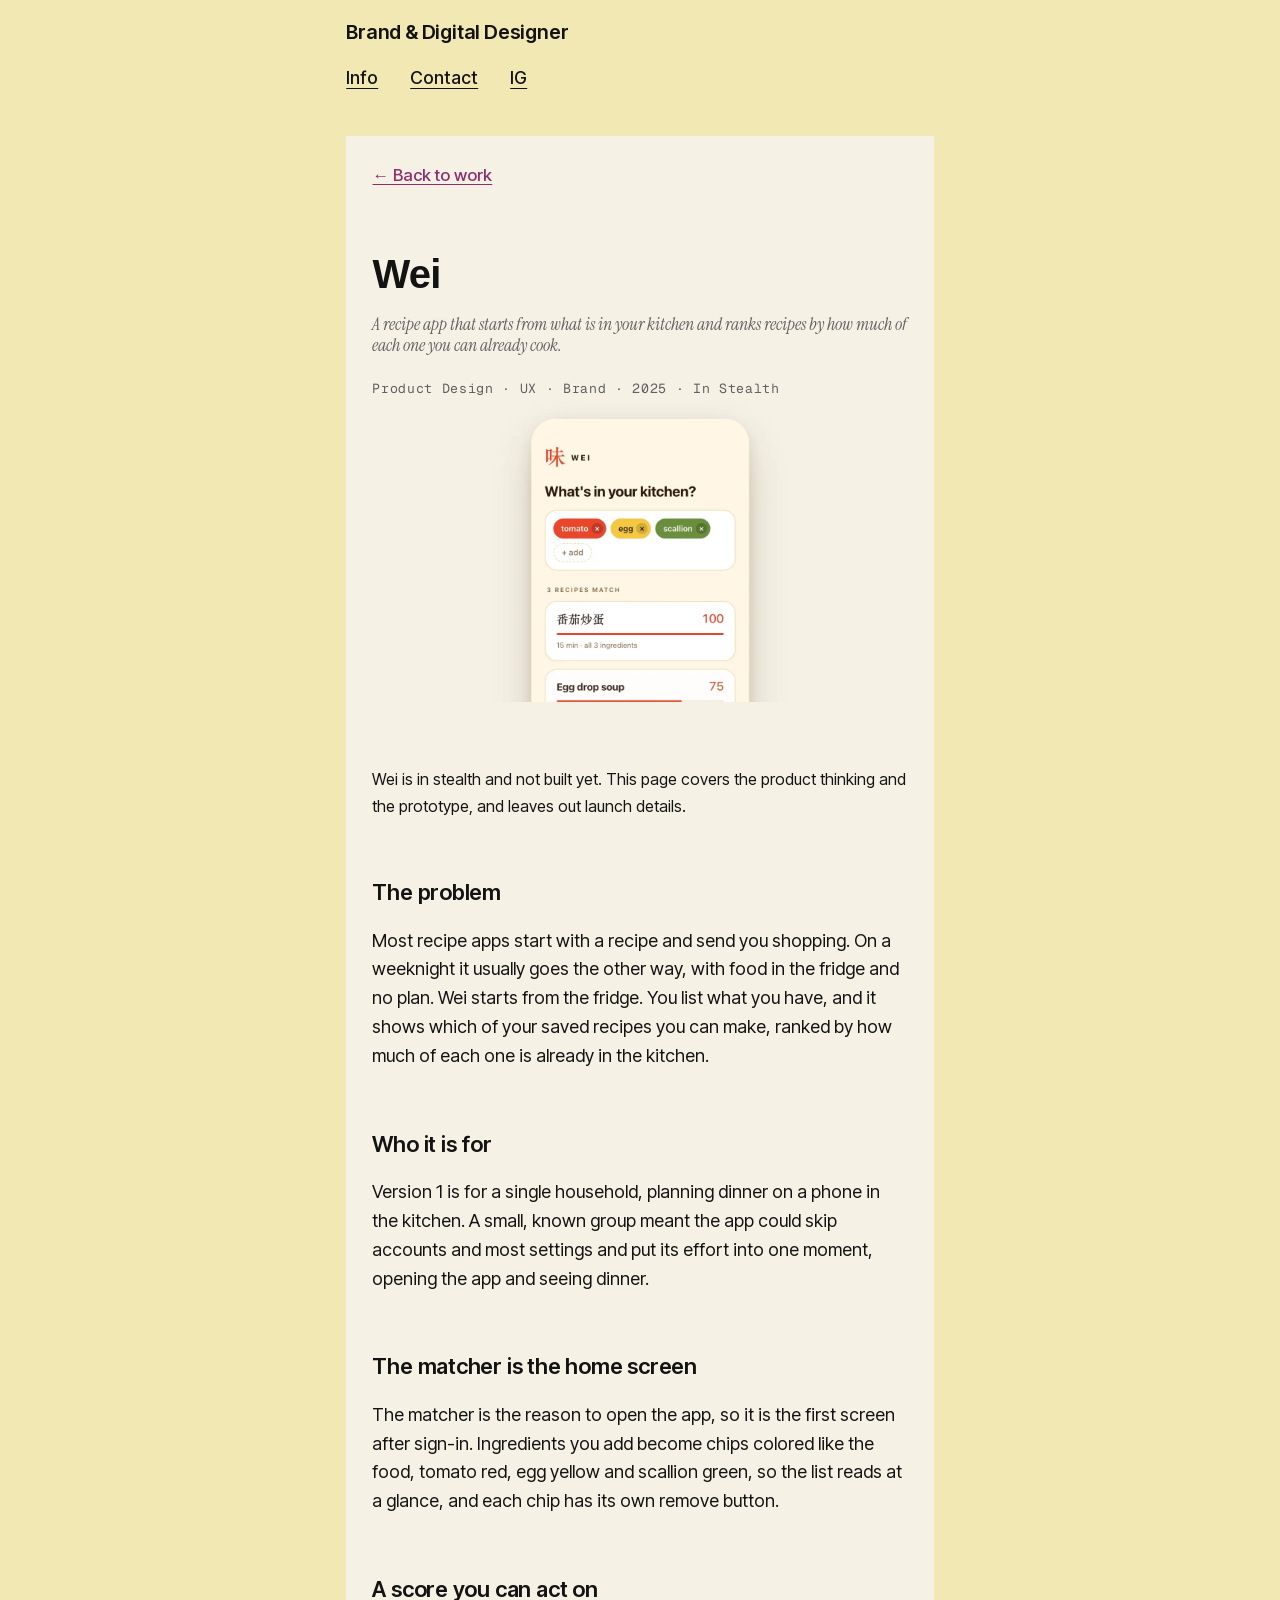
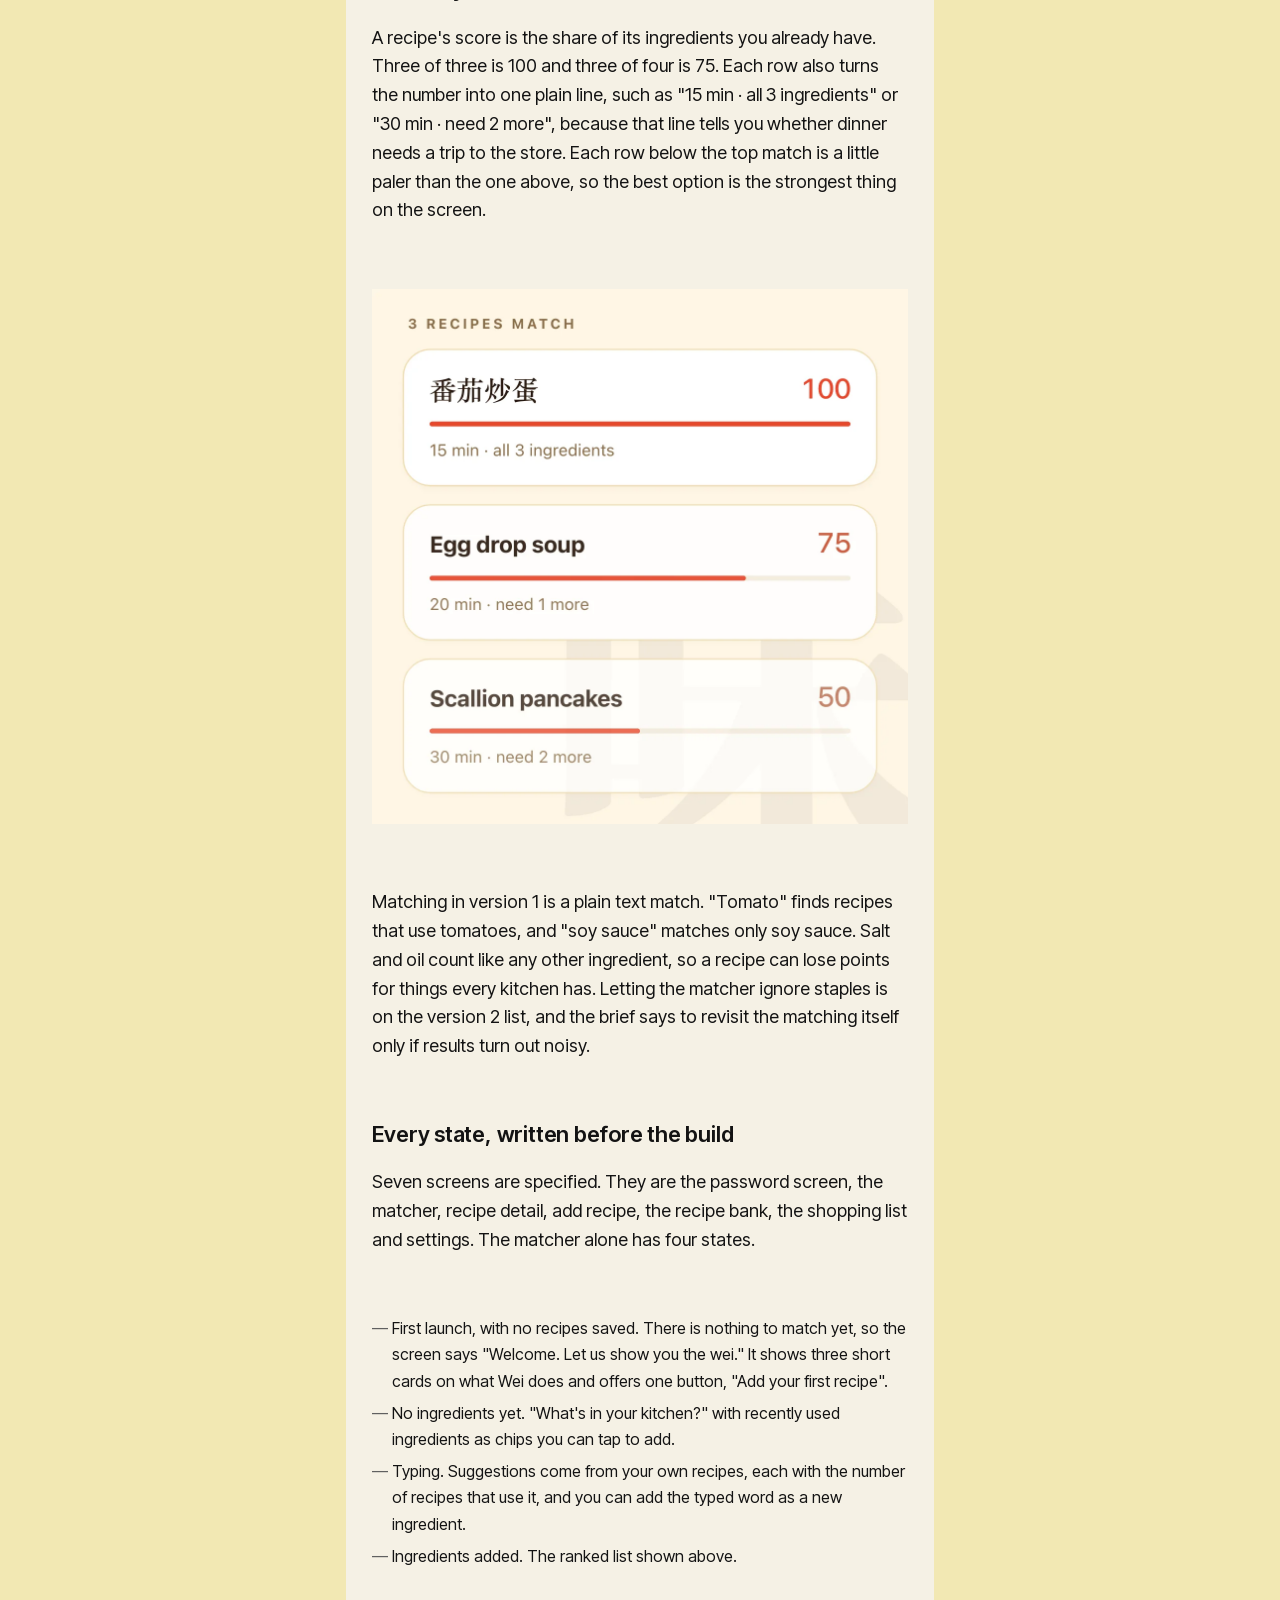
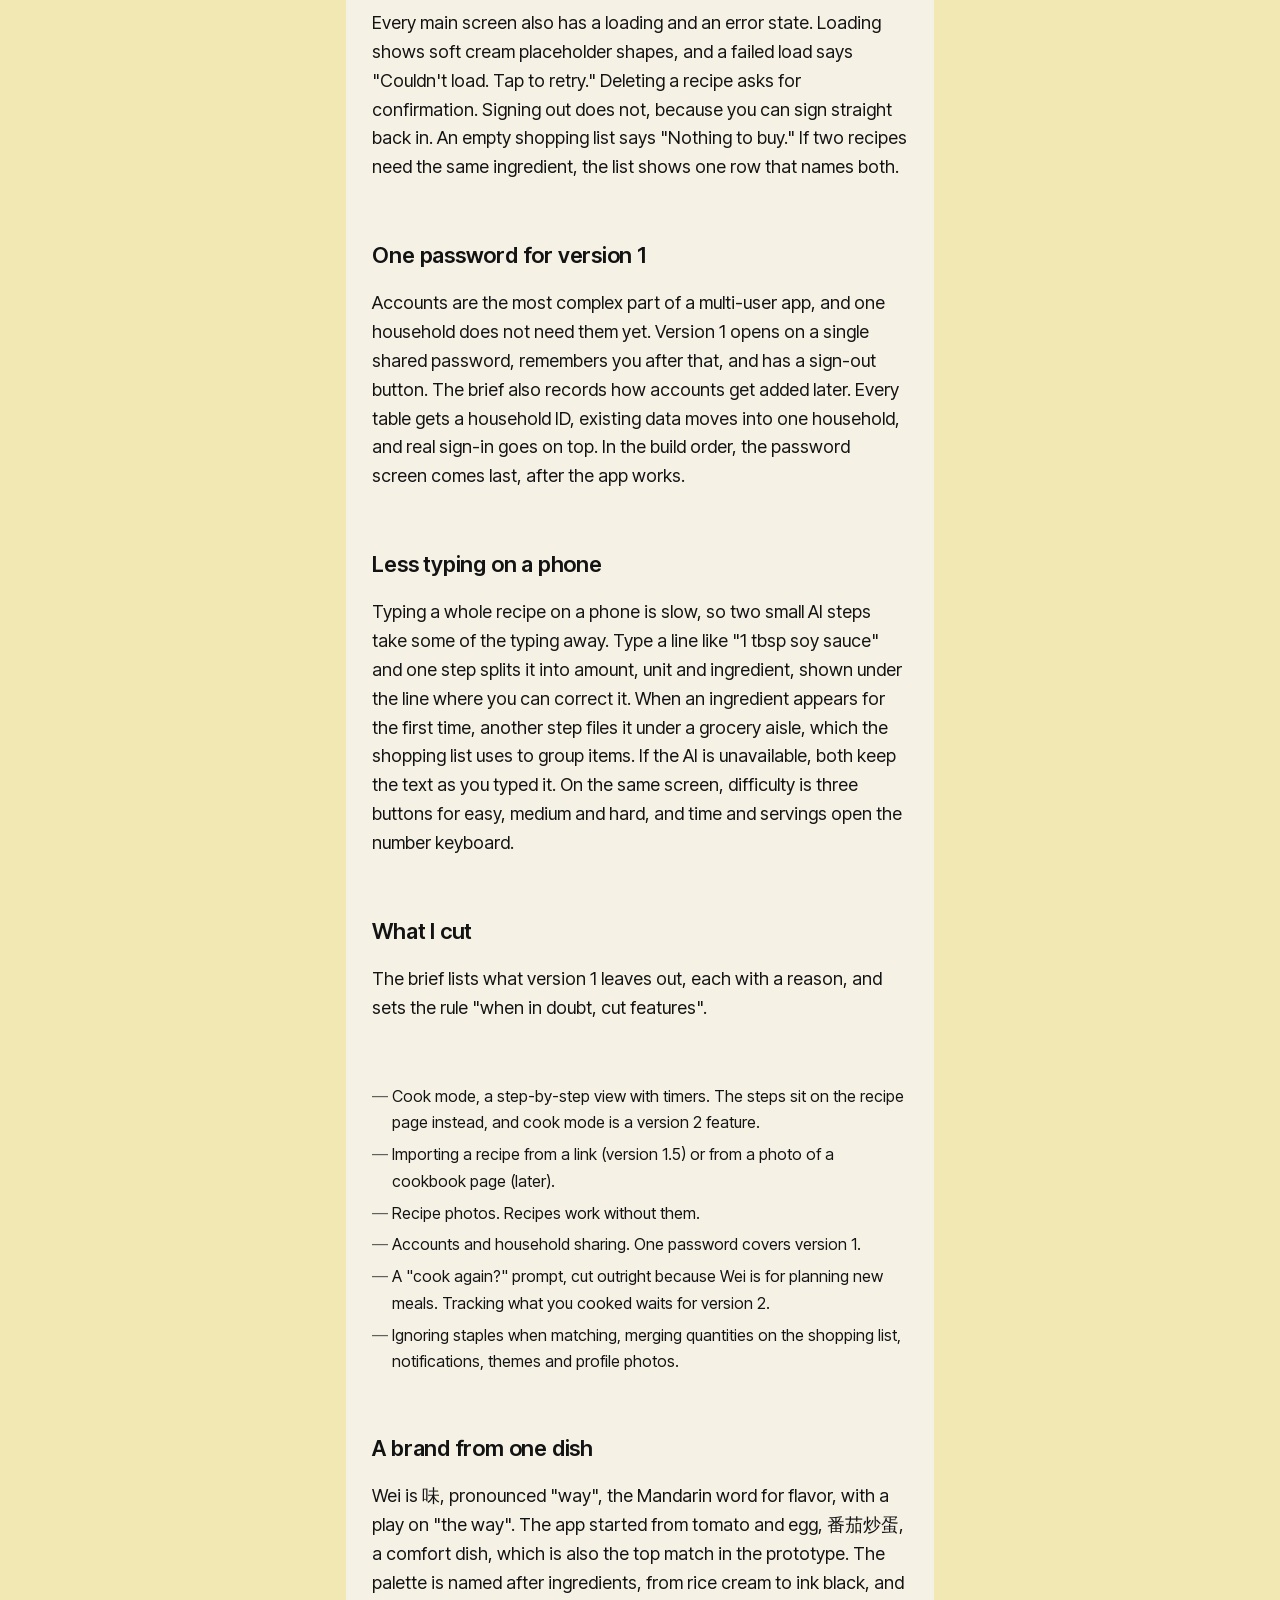
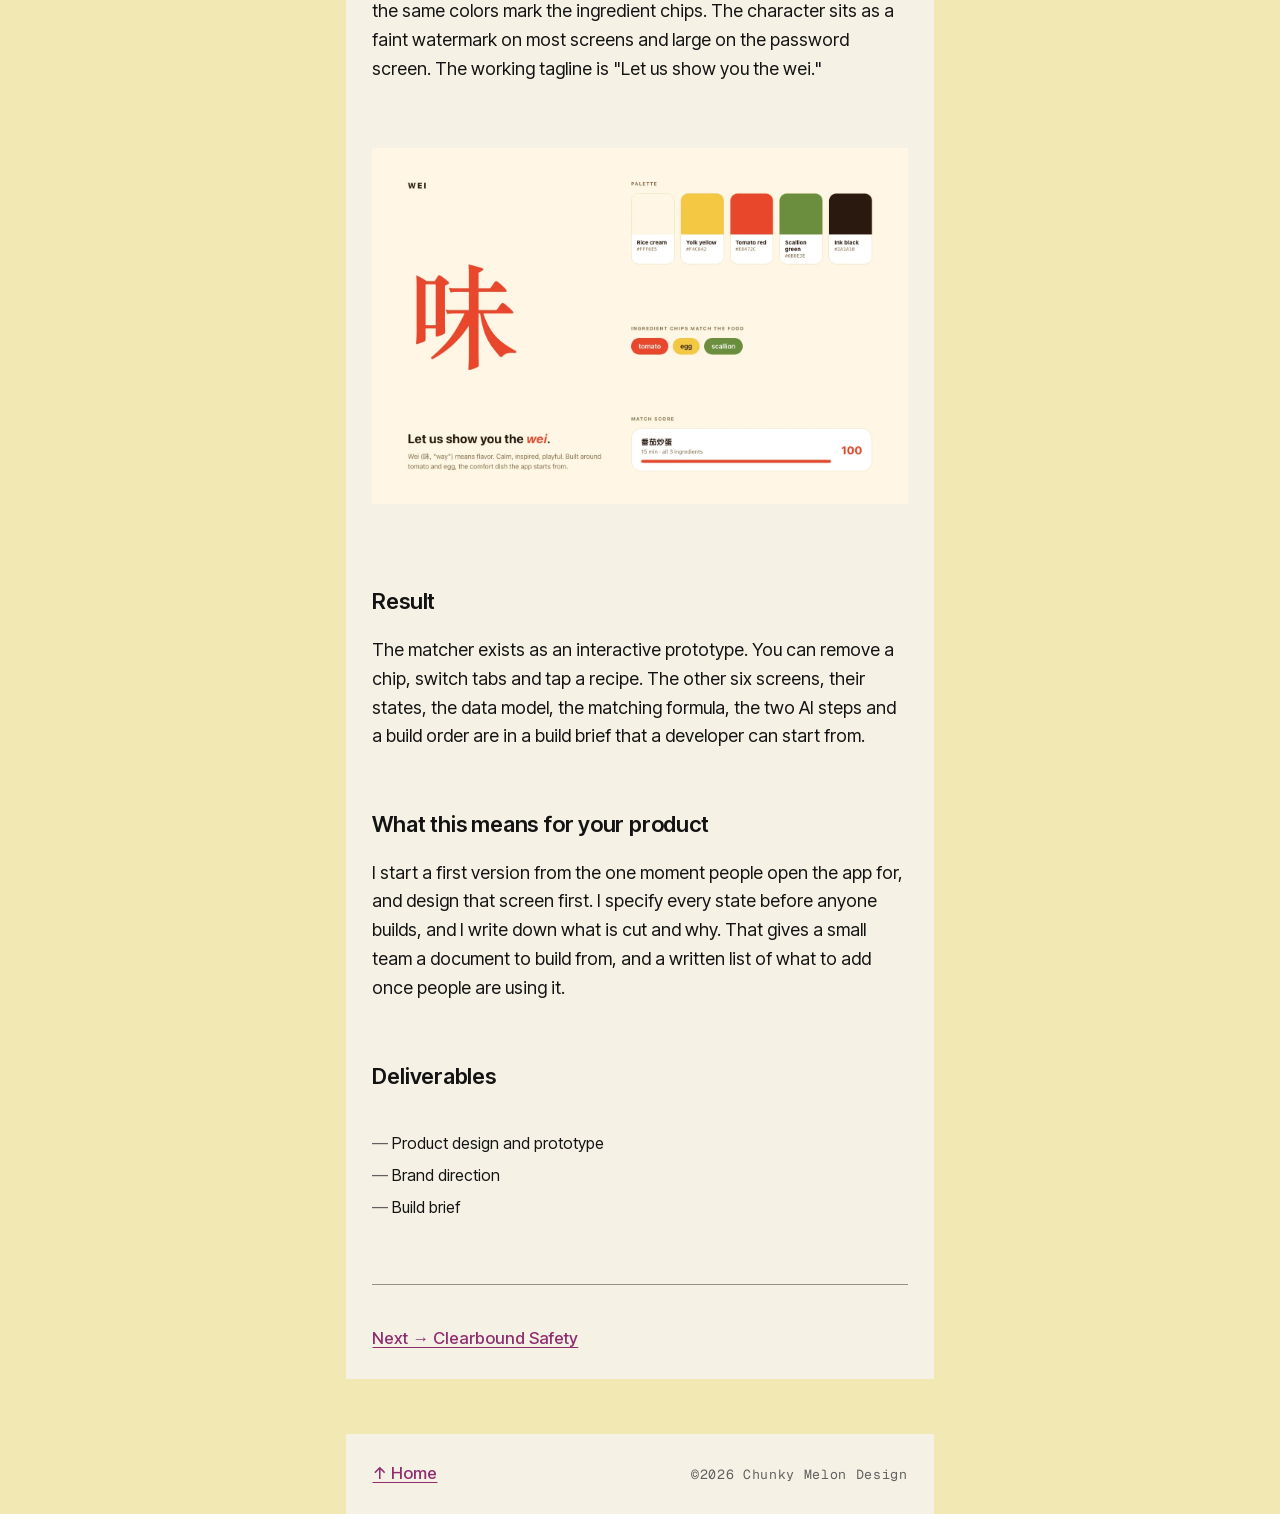
<file: work/wei/index.html>
<!doctype html>
<html lang="en">
<head>
<meta charset="utf-8">
<meta name="viewport" content="width=device-width, initial-scale=1">

<title>Wei — Amy Wong</title>
<meta name="description" content="Product design for Wei, a recipe app that ranks your saved recipes by what is already in your kitchen: the matcher, every state, scope cuts and a build brief.">
<link rel="canonical" href="https://amyinsvg.com/work/wei/">

<meta property="og:type" content="article">
<meta property="og:site_name" content="Amy Wong">
<meta property="og:title" content="Wei — Amy Wong">
<meta property="og:description" content="Product design for Wei, a recipe app that ranks your saved recipes by what is already in your kitchen: the matcher, every state, scope cuts and a build brief.">
<meta property="og:url" content="https://amyinsvg.com/work/wei/">
<meta property="og:image" content="https://amyinsvg.com/assets/img/work/wei/cover.webp">
<meta name="twitter:card" content="summary_large_image">
<meta name="twitter:title" content="Wei — Amy Wong">
<meta name="twitter:description" content="Product design for Wei, a recipe app that ranks your saved recipes by what is already in your kitchen: the matcher, every state, scope cuts and a build brief.">
<meta name="twitter:image" content="https://amyinsvg.com/assets/img/work/wei/cover.webp">

<link rel="icon" href="../../assets/img/favicon.svg" type="image/svg+xml">

<!-- General Sans loads from the Fontshare CDN and must never be committed to
     this repo: the ITF Free Font License forbids redistributing the files and
     requires ITF's written consent to self-host as a webfont, and this repo is
     public. Full reasoning in /index.html. Only weight 700 is requested. -->
<link rel="preconnect" href="https://api.fontshare.com" crossorigin>
<link rel="preconnect" href="https://cdn.fontshare.com" crossorigin>
<link rel="stylesheet" href="https://api.fontshare.com/v2/css?f[]=general-sans@700&display=swap">

<link rel="stylesheet" href="../../assets/css/tokens.css">
<link rel="stylesheet" href="../../assets/css/main.css">
</head>

<body>
<a class="skip t-nav" href="#main">Skip to content</a>

<!-- 2026-11-23 rewrite. Every claim below comes from wei_build_brief.md and
     wei-matcher.html in ~/Documents/Claude/Projects/Recipe app. Confirmed by
     Amy 2026-11-23:
       1. Credit. Entirely Amy. (The brief mentions another person; he had no
          part in the work, so the page never names him.)
       2. Year. 2025.
       3. Status. Prototype and design only; the app is not built. The page
          is about the design thinking, not a shipped product.
     Only the matcher screen exists as UI, so it is the only screen shown.
     The other screens and states are described in text from the brief, not
     mocked up. Images:
       matcher.webp, cover.webp, brand.webp: workspace/exports/portfolio-shots/
         shots.mjs (job slug "wei"). brand.webp is a board built from the
         palette in the brief, not a screenshot.
       matches.webp: captured from wei-matcher.html with headless Chrome at
         a 420px phone width, 1080 x 1080, unedited. -->

<div class="page">

  <header class="site-header">
    <p class="t-brandmark">Brand &amp; Digital Designer</p>
    <nav class="site-nav" aria-label="Primary">
      <a class="t-nav" href="../../#info">Info</a>
      <a class="t-nav" href="../../contact/" data-contact-trigger>Contact</a>
      <a class="t-nav" href="https://www.instagram.com/amyinsvg" rel="me noopener" target="_blank">IG</a>
    </nav>
  </header>

  <main id="main">
    <article class="block case">

      <p><a class="case-back t-cta" href="../../#project-1">← Back to work</a></p>

      <div class="case-head">
        <h1 class="t-h2">Wei</h1>
        <p class="t-subtitle">A recipe app that starts from what is in your kitchen and ranks recipes by how much of each one you can already cook.</p>
        <p class="t-tag">Product Design · UX · Brand · 2025 · In Stealth</p>
      </div>

      <figure class="shot" data-ratio="16-9">
        <img src="../../assets/img/work/wei/matcher.webp" width="1440" height="810" alt="Wei matcher screen on a phone. The headline reads &quot;What's in your kitchen?&quot; above red, yellow and green ingredient chips for tomato, egg and scallion. Below them, the top matches: a tomato and egg dish scored 100 and egg drop soup scored 75, with the list continuing past the bottom of the frame.">
      </figure>

      <div class="case-body">
        <p class="t-body">Wei is in stealth and not built yet. This page covers the product thinking and the prototype, and leaves out launch details.</p>

        <h2 class="t-label">The problem</h2>
        <p class="t-body-lg">Most recipe apps start with a recipe and send you shopping. On a weeknight it usually goes the other way, with food in the fridge and no plan. Wei starts from the fridge. You list what you have, and it shows which of your saved recipes you can make, ranked by how much of each one is already in the kitchen.</p>

        <h2 class="t-label">Who it is for</h2>
        <p class="t-body-lg">Version 1 is for a single household, planning dinner on a phone in the kitchen. A small, known group meant the app could skip accounts and most settings and put its effort into one moment, opening the app and seeing dinner.</p>

        <h2 class="t-label">The matcher is the home screen</h2>
        <p class="t-body-lg">The matcher is the reason to open the app, so it is the first screen after sign-in. Ingredients you add become chips colored like the food, tomato red, egg yellow and scallion green, so the list reads at a glance, and each chip has its own remove button.</p>

        <h2 class="t-label">A score you can act on</h2>
        <p class="t-body-lg">A recipe's score is the share of its ingredients you already have. Three of three is 100 and three of four is 75. Each row also turns the number into one plain line, such as "15 min · all 3 ingredients" or "30 min · need 2 more", because that line tells you whether dinner needs a trip to the store. Each row below the top match is a little paler than the one above, so the best option is the strongest thing on the screen.</p>
      </div>

      <div class="case-figures">
        <figure class="shot" data-ratio="1-1">
          <img src="../../assets/img/work/wei/matches.webp" width="1080" height="1080" loading="lazy" alt="Close-up of the ranked list under &quot;3 recipes match&quot;. 番茄炒蛋 (tomato and egg) scores 100 with a full red bar and &quot;15 min · all 3 ingredients&quot;. Egg drop soup scores 75 with &quot;20 min · need 1 more&quot;. Scallion pancakes scores 50 with &quot;30 min · need 2 more&quot;. Each lower card is paler than the one above it, and a faint 味 sits behind the list.">
        </figure>
      </div>

      <div class="case-body">
        <p class="t-body-lg">Matching in version 1 is a plain text match. "Tomato" finds recipes that use tomatoes, and "soy sauce" matches only soy sauce. Salt and oil count like any other ingredient, so a recipe can lose points for things every kitchen has. Letting the matcher ignore staples is on the version 2 list, and the brief says to revisit the matching itself only if results turn out noisy.</p>

        <h2 class="t-label">Every state, written before the build</h2>
        <p class="t-body-lg">Seven screens are specified. They are the password screen, the matcher, recipe detail, add recipe, the recipe bank, the shopping list and settings. The matcher alone has four states.</p>
        <ul class="case-deliverables t-body">
          <li>First launch, with no recipes saved. There is nothing to match yet, so the screen says "Welcome. Let us show you the wei." It shows three short cards on what Wei does and offers one button, "Add your first recipe".</li>
          <li>No ingredients yet. "What's in your kitchen?" with recently used ingredients as chips you can tap to add.</li>
          <li>Typing. Suggestions come from your own recipes, each with the number of recipes that use it, and you can add the typed word as a new ingredient.</li>
          <li>Ingredients added. The ranked list shown above.</li>
        </ul>
        <p class="t-body-lg">Every main screen also has a loading and an error state. Loading shows soft cream placeholder shapes, and a failed load says "Couldn't load. Tap to retry." Deleting a recipe asks for confirmation. Signing out does not, because you can sign straight back in. An empty shopping list says "Nothing to buy." If two recipes need the same ingredient, the list shows one row that names both.</p>

        <h2 class="t-label">One password for version 1</h2>
        <p class="t-body-lg">Accounts are the most complex part of a multi-user app, and one household does not need them yet. Version 1 opens on a single shared password, remembers you after that, and has a sign-out button. The brief also records how accounts get added later. Every table gets a household ID, existing data moves into one household, and real sign-in goes on top. In the build order, the password screen comes last, after the app works.</p>

        <h2 class="t-label">Less typing on a phone</h2>
        <p class="t-body-lg">Typing a whole recipe on a phone is slow, so two small AI steps take some of the typing away. Type a line like "1 tbsp soy sauce" and one step splits it into amount, unit and ingredient, shown under the line where you can correct it. When an ingredient appears for the first time, another step files it under a grocery aisle, which the shopping list uses to group items. If the AI is unavailable, both keep the text as you typed it. On the same screen, difficulty is three buttons for easy, medium and hard, and time and servings open the number keyboard.</p>

        <h2 class="t-label">What I cut</h2>
        <p class="t-body-lg">The brief lists what version 1 leaves out, each with a reason, and sets the rule "when in doubt, cut features".</p>
        <ul class="case-deliverables t-body">
          <li>Cook mode, a step-by-step view with timers. The steps sit on the recipe page instead, and cook mode is a version 2 feature.</li>
          <li>Importing a recipe from a link (version 1.5) or from a photo of a cookbook page (later).</li>
          <li>Recipe photos. Recipes work without them.</li>
          <li>Accounts and household sharing. One password covers version 1.</li>
          <li>A "cook again?" prompt, cut outright because Wei is for planning new meals. Tracking what you cooked waits for version 2.</li>
          <li>Ignoring staples when matching, merging quantities on the shopping list, notifications, themes and profile photos.</li>
        </ul>

        <h2 class="t-label">A brand from one dish</h2>
        <p class="t-body-lg">Wei is <span lang="zh-Hans">味</span>, pronounced "way", the Mandarin word for flavor, with a play on "the way". The app started from tomato and egg, <span lang="zh-Hans">番茄炒蛋</span>, a comfort dish, which is also the top match in the prototype. The palette is named after ingredients, from rice cream to ink black, and the same colors mark the ingredient chips. The character sits as a faint watermark on most screens and large on the password screen. The working tagline is "Let us show you the wei."</p>
      </div>

      <div class="case-figures">
        <figure class="shot" data-ratio="3-2">
          <img src="../../assets/img/work/wei/brand.webp" width="1440" height="960" loading="lazy" alt="Wei brand board: a large red 味 character, the tagline &quot;Let us show you the wei.&quot;, five palette swatches from rice cream to ink black, three colored ingredient chips, and a 100 percent match card for tomato and egg.">
        </figure>
      </div>

      <div class="case-body">
        <h2 class="t-label">Result</h2>
        <p class="t-body-lg">The matcher exists as an interactive prototype. You can remove a chip, switch tabs and tap a recipe. The other six screens, their states, the data model, the matching formula, the two AI steps and a build order are in a build brief that a developer can start from.</p>

        <h2 class="t-label">What this means for your product</h2>
        <p class="t-body-lg">I start a first version from the one moment people open the app for, and design that screen first. I specify every state before anyone builds, and I write down what is cut and why. That gives a small team a document to build from, and a written list of what to add once people are using it.</p>

        <h2 class="t-label">Deliverables</h2>
        <ul class="case-deliverables t-body">
          <li>Product design and prototype</li>
          <li>Brand direction</li>
          <li>Build brief</li>
        </ul>
      </div>

      <p class="case-next"><a class="t-cta" href="../clearbound/">Next → Clearbound Safety</a></p>

    </article>
  </main>

  <footer class="site-footer block">
    <p><a class="t-cta" href="../../">↑ Home</a></p>
    <p class="t-tag">©2026 Chunky Melon Design</p>
  </footer>

</div>

<script src="../../assets/js/contact.js" defer></script>
</body>
</html>
</file>
<file: assets/css/tokens.css>
/* ===========================================================================
   tokens.css — design tokens, transcribed from build spec §3
   ---------------------------------------------------------------------------
   Source of truth: amyinsvg.cargo.site, fetched 10 Sep 2026.
   This is a MIGRATION, not a redesign. Every value below was captured from the
   live Cargo site before the subscription lapsed. Do not "improve" them.

   Every color and font reference in main.css points at a custom property
   defined here. Nothing is hardcoded — swapping a value should be a one-line
   change in this file and nowhere else.
   =========================================================================== */

/* 2026-11-23 FONT PREVIEW, option A — not approved.
   Switzer (body/UI) from Fontshare: ITF Free Font License, CDN only, never
   commit the files (same rule as General Sans). Geist Mono (labels) from
   Google Fonts for the preview only: SIL OFL 1.1, so if kept it gets
   self-hosted like DM Mono and this second import goes.
   @import is used so the preview is one place to revert; it is slower than
   <link> in the head, which is what the final version should use.
   To revert: delete these two lines and restore --font-ui / --font-mono. */
@import url("https://api.fontshare.com/v2/css?f[]=switzer@400,401,500,501,600&display=swap");
@import url("https://fonts.googleapis.com/css2?family=Geist+Mono:wght@400;500;600&display=swap");

:root {
  /* --- Color ------------------------------------------------------------
     Sampled from screenshots, including a magnified crop of the Info section
     where the type was large enough to give flat, unantialiased fills.
     Spec §3 marks these as confirmed — build against them directly.        */

  --c-frame:      #F2E8B3;  /* outer border field */
  --c-surface:    #F5F1E5;  /* content field */
  --c-ink:        #131313;  /* body and display text */
  /* 2026-11-23 TRIAL: plum brightened at Amy's request so it reads as a
     color. The Cargo value #592B43 was 10:1 on cream but only 1.64:1
     against the ink, so at label sizes it read as black. #8F2D6E is 6.7:1 on
     cream and 6.1:1 on the yellow (AA for any size) and 2.45:1 against ink.
     The old value is kept as --c-link-deep for hover/pressed states. */
  --c-link:       #8F2D6E;  /* links — the only chromatic accent ("plum") */
  --c-link-deep:  #592B43;  /* original Cargo plum, now the darker state */
  --c-rule:       #939189;  /* hairline */

  /* Third ink color: secondary text, one step back from black.
     Used by Subtitle Italic, Tag/Metadata and Teaser caption.
     Confirmed by sampling — not a placeholder. (An earlier build note called
     this provisional; that note was stale and the spec was right.)          */
  --c-ink-mute:   #606060;  /* secondary text */

  /* --- Type families ----------------------------------------------------
     Four families, per spec §4. Loading strategy differs by license — see
     the @font-face block and the Fontshare <link> comment in main.css.

     Monument Grotesk is deliberately absent. Dinamo's license excludes
     storing the files on publicly available servers, and this repo is public.
     Both styles that used it (Heading 2, Caption) fold into DM Mono per §4.  */

  --font-display: "General Sans", "Helvetica Neue", Arial, sans-serif;
  --font-ui:      "Switzer", "Inter Tight", "Helvetica Neue", Arial, sans-serif;   /* preview A; was "Inter Tight" first */
  --font-serif:   "Instrument Serif", Georgia, serif;
  --font-mono:    "Geist Mono", "DM Mono", ui-monospace, "SF Mono", Menlo, monospace;   /* preview A; was "DM Mono" first */

  /* --- Type scale --------------------------------------------------------
     rem, transcribed from Cargo's Text Styles panel. All 17 styles.
     --t-hero and --t-h1 are the fixed upper bounds; both are clamped at
     point of use in main.css (§4: 8.25rem = 132px overflows a phone).       */

  --t-hero:        8.25rem;
  --t-h1:          4rem;
  --t-h2:          2.5rem;   /* 2026-11-23: was 2rem in DM Mono; now the case
                                study title in the display face */
  --t-pullquote:   1.625rem;
  --t-project:     1.75rem;   /* 2026-11-23: was 1.375rem; body moved to 1rem, so
                                 titles step up to keep a 1.75x ratio */
  /* Back to §4's captured value. It was briefly overridden to 0.94rem while
     this style was (wrongly) carrying the project descriptions; those are now
     Bodycopy per the type hierarchy audit, so the override had no basis left.
     .t-teaser is currently UNUSED — kept because §4 says to build all 17
     styles, and the next case study will likely want it. */
  --t-teaser:      1.35rem;
  /* 17.8px. The header ↓ carries .t-nav, so it moves with the nav links
     rather than being sized separately — they are one group.
     Still smaller than --t-brandmark (19.8px); that gap is deliberate. */
  --t-nav:         1.1125rem;
  --t-caption:     1.1rem;
  --t-subtitle:    1.1rem;
  --t-body-lg:     1.125rem;  /* 2026-11-23: was 1.05rem; case study reading size */
  --t-cta:         1.05rem;
  --t-tag:         0.825rem;   /* was 0.95 — discipline labels, all 3 blocks */
  /* 2026-11-23 TRIAL: body raised from 0.875rem (14px) to the 16px reading
     floor, and Currently folded into it — the 14px / 15.04px near-miss was
     two sizes doing one job. */
  --t-currently:   1rem;
  --t-body:        1rem;
  /* DELIBERATE DIVERGENCE FROM THE SOURCE — do not "correct" this.
     §4 of the spec records Brand Mark at 0.8rem, and the Cargo site renders
     it that way. It is 1.2375rem here at Amy's request. SIZE ONLY: the weight
     stays 600 and the tracking stays 0.04em, which are what distinguish it
     from the nav links beside it.

     It was briefly matched exactly to Nav Link (both 1.3rem). That match is
     now DELIBERATELY BROKEN — the brand mark sits 1px larger than the nav.
     Do not "correct" the two back into agreement.

     NOTE: both --header-h formulas below derive from this value. */
  --t-brandmark:   1.2375rem;   /* 19.8px */
  --t-label:       0.875rem;  /* 2026-11-23: was 0.7rem (11.2px) tracked caps;
                                 sentence case needs the extra size */

  /* --- Layout -----------------------------------------------------------
     SUPERSEDES §3 of the build spec. The spec described the yellow as an
     inset frame around one content field. It is not: yellow is the PAGE
     BACKGROUND, and the cream areas are separate stacked blocks in a centered
     column with the page showing through the gaps between them. A stack of
     cards on a colored page, not one field with sections inside it.

     --frame-inset and --field-pad are deliberately gone. They encoded the
     wrong model; nothing should reference them.

     Two nested layers, from Cargo's own Local Page Settings:

       .page   width 50% of viewport, centered          ("Width 50")
       .block  cream, inset inside the page            ("Inset 3")
               -> 4.1% of page width each side leaves the cream at
                  45.9% of the viewport, which is the measured figure
                  (45.8 / 45.9 / 45.9 / 46.1 across four screenshots).

     NOTE on the correction's own token sketch: it suggested a single
     --column-width: 46%. That cannot express the inset — the 50% page and the
     45.9% cream are two different edges, and the gap between them is what
     produces the yellow down each side. Hence two values, not one.          */

  --page-width:   50%;     /* of viewport, centered */
  --block-inset:  4.1%;    /* of page width, each side -> cream at 45.9%vw */
  --block-pad:    4.1%;    /* of page width — Cargo "Padding 3", which is the
                              same unit value as Inset 3, so the same
                              computed figure. Inferred from that equality,
                              not separately measured. */

  /* Uniform yellow gap between blocks. Expressed against the PAGE width:
     8.54% of the page == 9.3% of the cream block's own width, which is the
     measured ratio (142px against a 1530px column, identical in all three
     multi-block screenshots). The correction says "9.3% of column width";
     the arithmetic only lands on 142px if "column" means the cream, so that
     is the reading used here.                                              */
  --block-gap:    8.54%;

  /* The header-to-hero gap, deliberately SEPARATE from --block-gap so tuning
     it does not shrink every other gap on the page. Half of --block-gap as a
     starting point; this is a visual call and will want tuning.

     This only moves the hero, it does not resize it: .hero's height stays
     locked to the full --block-gap-abs (see main.css). Both of the block's
     edges rise by the same amount, so the hero no longer ends at the fold and
     a yellow band sits at the bottom of the first screen. That is the
     expected result, not a bug — the gaps between blocks are yellow anyway. */
  --header-gap:   4.27%;

  /* Absolute twin of --block-gap, for use inside height calc().
     --block-gap is a percentage of the page's INLINE size; a percentage
     inside a height calculation would resolve against the block axis and be
     wrong. 8.54% of a 50%-wide page == 4.27% of the viewport.              */
  --block-gap-abs: 4.27vw;

  /* Header height, derived rather than guessed. The header is one line of the
     tallest style it contains (Nav Link, 1.3rem x 1.3 line-height) plus its
     vertical padding. Deterministic from the tokens, so the hero can subtract
     it without JS. Verified against the rendered height at 1440px (67px).   */
  /* One row: padding + the TALLEST line in the header. That is now the brand
     mark (1.2375rem), not the nav (1.175rem) — they are no longer equal, and
     the brand mark is the larger of the two. */
  --header-h: calc(var(--stack-sm) * 2 + 1.2375rem * 1.3);

  /* Project block rhythm. Every gap reduced by 2.5x from the previous set,
     which rendered 48 / 55 / 27 / 60 and read uniformly too airy.

     MEASUREMENT BASIS — worth knowing before touching these again. Amy's
     readings of this page run consistently ~2.5x the rendered CSS pixels
     (her reading of the previous build was 119 / 121 / 73 / 147 where it
     measured 48 / 55 / 27 / 60). So the figures quoted in briefs are in that
     inflated basis, and the RATIOS are the reliable part, not the absolutes.
     A uniform 0.4x was checked against all four and lands every ratio exactly
     on the source's 48 : 55 : 27 : 60, so one multiplier was enough here even
     though the brief warned it might not be.

     The asymmetry is deliberate and must survive any future change: the gap
     ABOVE the image stays ~2x the one below (2.04 here), which ties the image
     to its link rather than letting the link float between image and Next. */
  --project-title-gap: 1.2rem;     /* title row -> description, 19.2px */
  --media-above:       1.375rem;   /* description -> image,     22px   */
  --media-below:       0.675rem;   /* image -> View Case Study,  10.8px */
  --project-next-gap:  1.5rem;     /* View Case Study -> ↓ Next, 24px  */

  --measure:      68ch;
  --stack-sm:     1.25rem;
  --stack-md:     2.5rem;
  --stack-lg:     4rem;

  /* Info block rhythm — measured from Cargo. TWO scales, not one uniform
     rhythm, because spacing is what encodes grouping here.

     The fix for "Currently sits too close to IG" is the RATIO, not the
     absolute gap: when the space above a label and the space below it are
     similar, the label attaches upward to the previous group instead of down
     to its own value. At ~1 : 3.5 each label reads as belonging to the value
     beneath it, and neither gap has to be unusual.

       label -> its value        16px   1x
       value -> next label       57px   3.5x
       email -> IG (same group)  17px   1x
       before the CTA group     119px   7x
       CTA label -> Let's talk   40px   2.5x   (= --stack-md exactly) */
  --stack-pair:   0.9rem;    /* label to its value */
  --stack-group:  3.2rem;    /* between groups, ~3.5x pair */
  --stack-break:  6.5rem;    /* before the CTA group */
}

/* ---------------------------------------------------------------------------
   Mobile — from Cargo's Mobile Settings panel, not from breakpoint guesswork.
   "Maximize Page Width" is ON, so the 50% column does NOT hold on small
   screens: the page goes full width with reduced padding. A literal 50% at
   375px would leave a ~170px column, which is unusable.

   A small inset is kept rather than dropped to zero, so the yellow still
   shows down both sides and in the gaps. Losing it would erase the model.

   "Padding Offset 30%" is ambiguous between "reduce BY 30%" and "reduce TO
   30%". Reducing TO 30% gives ~4.6px gutters at 375px, which fails the
   readability floor, so this is the "reduce by 30%" reading: 4.1% * 0.7.
   Tuned visually, as the correction directs for the mobile mechanics.
   --------------------------------------------------------------------------- */
@media (max-width: 768px) {
  :root {
    --page-width:  100%;   /* Maximize Page Width */
    --block-inset: 2%;
    --block-pad:   2.9%;

    /* Page is full width here, so the gap is 8.54% of the viewport. */
    --block-gap-abs: 8.54vw;

    /* The header is forced to two rows on mobile (see .site-header), which
       makes its height deterministic across the whole breakpoint instead of
       depending on where the nav happens to wrap: padding + brand mark line
       + row gap + nav line. Verified against the rendered 119px at 375px.  */
  }
}

/* ---------------------------------------------------------------------------
   Header stacking breakpoint — WIDER than the mobile breakpoint above, and
   for a different reason.

   Raising the brand mark from 0.8rem to 1.3rem made it too wide to share a
   row with the nav and the ↓ in a column that is only 45.9% of the viewport.
   Measured: one row fits at 1250px and wraps at 1200px. Left to wrap on its
   own, the header silently grew from 67px to 114px, --header-h no longer
   matched reality, and the hero was pushed down far enough to put the
   bottom-aligned name below the fold — measured at 1000, 900, 800 and 780.

   So below 1300px (threshold plus headroom, because the fallback fonts are
   wider than the webfonts when the CDN is blocked) the header uses the same
   deterministic TWO-ROW layout as mobile: brand mark on its own row, nav and
   cue on the next. --header-h is the two-row formula here, in rem, so it
   stays correct in both the 100% and the 115% root-size regimes.

   This is why the value is defined here and not in the mobile block: the
   stacking range is bigger than the Maximize-Page-Width range.
   --------------------------------------------------------------------------- */
@media (max-width: 1300px) {
  :root {
    /* brand row + nav row. Two explicit terms, not a doubled constant, so it
       stays legible as what it is. */
    /* brand row (1.2375rem) + nav row (1.1125rem). The two terms differ —
       do not collapse them back. The one-row formula above keys off the
       BRAND MARK because it is the taller of the two, so it is unaffected by
       nav-size changes; this one is not. */
    --header-h: calc(var(--stack-sm) * 3 + 1.2375rem * 1.3 + 1.1125rem * 1.3);
  }
}
</file>
<file: assets/css/main.css>
/* ===========================================================================
   main.css — layout, type styles, components
   ---------------------------------------------------------------------------
   Migration of amyinsvg.cargo.site to static files. Not a redesign.
   All color and font values come from tokens.css. Nothing hardcoded here.
   =========================================================================== */

/* ---------------------------------------------------------------------------
   1. SELF-HOSTED FACES  (spec §4 — "Weights to load")
   ---------------------------------------------------------------------------
   Inter Tight, Instrument Serif and DM Mono are SIL OFL, which permits
   redistribution — so they are committed to this repo, subset to Latin,
   woff2, font-display: swap. Only the weights §4 lists are loaded.

   General Sans is NOT here on purpose. See the Fontshare <link> comment in
   every HTML head — it must stay on the CDN for license reasons.
   --------------------------------------------------------------------------- */

/* Inter Tight — Italic 400, Medium 500, SemiBold 600.
   The roman file is Google's VARIABLE Latin instance (wght 100–900 in one
   file, 44.9 KB). Declaring the 500–600 range here means one request covers
   both Medium and SemiBold; two static instances would have been 45.2 KB
   across two requests, so this is the same payload with one fewer round trip.
   If a third roman weight is ever needed it is a range edit, not a download. */
/* 2026-11-23 WEIGHT FIX: this was declared 500 600, so every request for 400
   (all body copy) matched the 500 face and rendered Medium — body and
   project titles were the same weight. The file is the full 100–900
   variable instance, so declaring the full range costs nothing. */
@font-face {
  font-family: "Inter Tight";
  src: url("../fonts/inter-tight-var-latin.woff2") format("woff2");
  font-weight: 100 900;
  font-style: normal;
  font-display: swap;
}
/* The italic is a static 400 instance — Italic 400 is the only italic used. */
@font-face {
  font-family: "Inter Tight";
  src: url("../fonts/inter-tight-italic-400-latin.woff2") format("woff2");
  font-weight: 400;
  font-style: italic;
  font-display: swap;
}

/* Instrument Serif — Regular 400, Italic 400. */
@font-face {
  font-family: "Instrument Serif";
  src: url("../fonts/instrument-serif-400-latin.woff2") format("woff2");
  font-weight: 400;
  font-style: normal;
  font-display: swap;
}
@font-face {
  font-family: "Instrument Serif";
  src: url("../fonts/instrument-serif-italic-400-latin.woff2") format("woff2");
  font-weight: 400;
  font-style: italic;
  font-display: swap;
}

/* DM Mono — Regular 400, Medium 500.
   DM Mono carries six styles in this system, including the two that used to
   be Monument Grotesk (Heading 2, Caption). It ships Light 300 / Regular 400 /
   Medium 500 and has NO Bold — which is why Heading 2's captured weight of
   700 is set at 500 below. See the note on .t-h2. */
@font-face {
  font-family: "DM Mono";
  src: url("../fonts/dm-mono-400-latin.woff2") format("woff2");
  font-weight: 400;
  font-style: normal;
  font-display: swap;
}
@font-face {
  font-family: "DM Mono";
  src: url("../fonts/dm-mono-500-latin.woff2") format("woff2");
  font-weight: 500;
  font-style: normal;
  font-display: swap;
}

/* ---------------------------------------------------------------------------
   2. RESET
   --------------------------------------------------------------------------- */

*, *::before, *::after { box-sizing: border-box; }

html {
  /* Smooth scrolling serves the "↓ Next" cues and the ↑ Top link.
     Disabled under prefers-reduced-motion at the end of this file (§10).
     Scroll-snap was deliberately NOT used: it fights the sticky header and
     hijacks trackpad scrolling on long sections. Smooth scroll alone is
     enough for the cues and degrades to an instant jump with no JS. */
  scroll-behavior: smooth;
  -webkit-text-size-adjust: 100%;
}

body {
  margin: 0;
  background: var(--c-frame);
  color: var(--c-ink);
  font-family: var(--font-ui);
  font-size: var(--t-body);
  line-height: 1.65;
  /* Bodycopy is ROMAN. §4's table listed it as "Inter Tight Italic" and told
     this build to apply font-style: italic — that was wrong. The Cargo panel
     was reporting the loaded FONT FILE, not the rendered style, and body text
     on the source renders roman. Do not reintroduce the italic from §4.
     This is the base style, so the italic propagated site-wide; setting it
     normal here is what un-italicises the buttons, list items and links that
     inherit from it. */
  font-style: normal;
  font-weight: 400;
  -webkit-font-smoothing: antialiased;
}

h1, h2, h3, p, figure, blockquote, ul, ol, dl, dd { margin: 0; }
ul, ol { padding: 0; list-style: none; }
img, svg { display: block; max-width: 100%; height: auto; }
button, input, textarea, select { font: inherit; color: inherit; }

/* ---------------------------------------------------------------------------
   3. PAGE SHELL  (SUPERSEDES §3 and §6 of the build spec)
   ---------------------------------------------------------------------------
   The spec described the yellow as an inset frame around a single content
   field. It is not. Yellow is the page background; the cream areas are
   SEPARATE STACKED BLOCKS in a centered column, with the page showing through
   the gaps between them. A stack of cards on a colored page.

       yellow page background
           BRAND & DIGITAL DESIGNER      Info Contact IG   <- header on yellow
           +-----------------------------+
           |  cream block: hero          |  100svh, name bottom-left
           +-----------------------------+
                                            <- yellow gap
           +-----------------------------+
           |  cream block: project 1     |
           +-----------------------------+

   Two layers: .page is 50% of the viewport and centered; .block is the cream,
   inset inside it so the yellow shows down both sides. See tokens.css for
   where each number comes from.

   CAVEAT, per the correction: Cargo's captured settings are scoped to the
   COVER PAGE only ("Affects current page only"). Each project section, the
   Info section and every other page is a separate Cargo page with its own
   Local Page Settings, which will differ — at minimum 100% Height does not
   apply to them. The Cover values are applied to every block here as the
   best available approximation. The non-hero blocks are NOT verified.
   --------------------------------------------------------------------------- */

.page {
  width: var(--page-width);
  margin-inline: auto;          /* pure centering — measured 900px vs 904px
                                   of margin at 3334px wide */
  display: flex;
  flex-direction: column;
}

/* Each section is its own cream block. */
.block {
  background: var(--c-surface);
  margin-inline: var(--block-inset);
  padding: var(--block-pad);
  /* --block-gap-abs, not --block-gap: scroll-margin does NOT accept
     percentages, so the percentage form was silently ignored and anchor
     targets landed flush against the viewport top. */
  scroll-margin-top: var(--block-gap-abs);
}

/* Uniform yellow gap between blocks.
   Percentage margin-top resolves against the containing block's INLINE size
   (the column width), which is well defined. A percentage row-gap on a flex
   column would resolve against the block axis and is indeterminate at auto
   height, so margins are used deliberately here rather than `gap`.

   .page > * + *  covers header -> main and main -> footer.
   main > * + *   covers block -> block inside main.
   Neither doubles up, because no margin is put on main itself twice.         */
.page > * + *,
.page main > * + * { margin-top: var(--block-gap); }

/* The header -> first-block gap is its own token, so tuning it leaves every
   other gap on the page alone. More specific than the rule above (one class +
   one type beats one class + two universals), so it wins without !important.
   This MOVES the hero up; it does not stretch it — see .hero. */
.page > main { margin-top: var(--header-gap); }

/* main carries no padding or background of its own — it only groups blocks. */
.page main { display: flex; flex-direction: column; }

.skip {
  position: absolute;
  left: -9999px;
  top: 0;
  z-index: 100;
  background: var(--c-surface);
  color: var(--c-link);
  padding: var(--stack-sm);
  border: 1px solid var(--c-rule);
}
.skip:focus { left: 1rem; }

/* ---------------------------------------------------------------------------
   4. TYPE STYLES  (spec §4 — all 17 styles from Cargo's Text Styles panel)
   ---------------------------------------------------------------------------
   Tracking values in the panel are em.

   A style being NAMED "Italic" in §4 does not mean it renders italic. The
   panel reported the loaded font file, not the rendered style — which is how
   Bodycopy came to be wrongly italicised site-wide. Bodycopy is corrected to
   roman. Body Large carries the same §4 annotation and is still italic; it
   has not been re-checked against the source (see the note at .t-body-lg).

   Info Label and Accent Marker are identical in every property, so they are
   one class (.t-label), per §4.

   Caption, Heading 1 and Heading 2 set NO color and inherit from their
   parent — deliberately not assigned one.

   MAPPING CAVEAT — not verified, do not treat as settled:
   The panel gives the styles but not which element uses which. The
   style-to-element mapping in §4 (and therefore every place these classes are
   applied in the HTML) is INFERRED from the style names and the live markup.
   It is reasonable but unconfirmed. Left as the spec names it; resolving it
   needs the original Cargo editor, which lapses with the subscription.
   --------------------------------------------------------------------------- */

/* Hero Display — General Sans Bold, 8.25rem/0.9, −0.04em, 700, ink.
   8.25rem is 132px and overflows a phone, so it is clamped per §4. */
/* 2026-11-23 TRIAL: the name is set in plum — the largest, most deliberate
   use of the accent, so the color is established at the first screen. */
.t-hero {
  font-family: var(--font-display);
  font-size: clamp(3rem, 13vw, var(--t-hero));
  line-height: 0.9;
  letter-spacing: -0.04em;
  font-weight: 700;
  font-style: normal;
  color: var(--c-link);
}

/* Heading 1 — General Sans Bold, 4rem/0.9, 0, 700, color INHERITED.
   Clamped too, "more gently" per §4. */
.t-h1 {
  font-family: var(--font-display);
  font-size: clamp(2.25rem, 7vw, var(--t-h1));
  line-height: 0.9;
  letter-spacing: -0.02em;
  font-weight: 700;
  font-style: normal;
  color: var(--c-link);   /* 2026-11-23 TRIAL: matches the hero name */
}

/* Heading 2 — captured as Monument Grotesk Mono Bold 700; folded into
   DM Mono per §4. DM Mono has no Bold, so 700 becomes Medium 500 — at 2rem
   the size carries the hierarchy.
   THE FALLBACK, IF 500 TURNS OUT TOO LIGHT: move all six mono styles to
   IBM Plex Mono (OFL, runs to 700). That shifts the character of the small
   labels too, so §4 calls it a design decision, not a build one. Not taken
   here. Color inherited. */
/* 2026-11-23 HIERARCHY FIX: page titles (case studies, Contact, 404) move
   from DM Mono 500 to the display face at 700, so every page title shares
   one family with the hero and Info heading. Mono stays for labels, tags and
   links, which is the job it does everywhere else. Supersedes the note
   above. */
.t-h2 {
  font-family: var(--font-display);
  font-size: clamp(2rem, 4.5vw, var(--t-h2));
  line-height: 1;
  letter-spacing: -0.02em;
  font-weight: 700;
  font-style: normal;
}

/* Pull Quote — Instrument Serif, 1.625rem/1.35, 0, 400, ink. */
.t-pullquote {
  font-family: var(--font-serif);
  font-size: var(--t-pullquote);
  line-height: 1.35;
  letter-spacing: 0;
  font-weight: 400;
  font-style: normal;
  color: var(--c-ink);
}

/* Project Title — Inter Tight Medium, 1.375rem/1.2, −0.015em, 500, ink. */
.t-project {
  font-family: var(--font-ui);
  font-size: var(--t-project);
  line-height: 1.2;
  letter-spacing: -0.015em;
  font-weight: 500;
  font-style: normal;
  color: var(--c-ink);
}

/* Teaser caption — Instrument Serif, 1.35rem/1.65, 0, 400, gray.

   CURRENTLY UNUSED. §4 mapped this style to the homepage project
   descriptions on the strength of its name; the type hierarchy audit
   measured the source and found a sans at body size there, so those are
   Bodycopy now. The class is kept because §4 says to build all 17 styles and
   the next case study will probably want it — but nothing on the site
   applies it today. Do not re-attach it to the project descriptions. */
.t-teaser {
  font-family: var(--font-serif);
  font-size: var(--t-teaser);
  line-height: 1.65;
  letter-spacing: 0;
  font-weight: 400;
  font-style: normal;
  color: var(--c-ink-mute);
}

/* Nav Link — Inter Tight Medium, 1.3rem/1.3, 0, 500, ink. */
.t-nav {
  font-family: var(--font-ui);
  font-size: var(--t-nav);
  line-height: 1.3;
  letter-spacing: 0;
  font-weight: 500;
  font-style: normal;
  color: var(--c-ink);
}

/* Caption — captured as Monument Grotesk Variable wght 440; folded into
   DM Mono, which has no 440, so 400. Color inherited. */
.t-caption {
  font-family: var(--font-mono);
  font-size: var(--t-caption);
  line-height: 1.2;
  letter-spacing: 0;
  font-weight: 400;
  font-style: normal;
}

/* Subtitle Italic — Instrument Serif italic, 1.1rem/1.2, 0, 400, gray. */
.t-subtitle {
  font-family: var(--font-serif);
  font-size: var(--t-subtitle);
  line-height: 1.2;
  letter-spacing: 0;
  font-weight: 400;
  font-style: italic;
  color: var(--c-ink-mute);
}

/* Body Large — Inter Tight Italic, 1.05rem/1.6, 0, 400, ink.

   STILL ITALIC, and deliberately not changed in the Bodycopy pass. §4 gives
   it the same "Inter Tight Italic" annotation that proved wrong for
   Bodycopy, so it is very likely wrong here too — but this is the case
   study's body style, and the case study pages have not been audited against
   the source. It also surfaces in the contact overlay's sent/failed messages
   and on 404 and /contact/thanks/, so those render italic today. Check
   against the source before changing. */
/* 2026-11-23: now ROMAN. Whole case study paragraphs in italic were the
   weakest reading experience on the site, and the note above already
   suspected the italic was the same §4 mistake as Bodycopy. */
.t-body-lg {
  font-family: var(--font-ui);
  font-size: var(--t-body-lg);
  line-height: 1.6;
  letter-spacing: 0;
  font-weight: 400;
  font-style: normal;
  color: var(--c-ink);
}

/* View Case Study — DM Mono, 1.05rem/1.65, 0.08em, 400, plum. */
/* 2026-11-23 NO-CAPS PASS: links move from tracked DM Mono to the body face
   at Medium, sentence case, plum. Tracked mono caps read as a template tell;
   the color and weight now carry the link. */
.t-cta {
  font-family: var(--font-ui);
  font-size: var(--t-cta);
  line-height: 1.65;
  letter-spacing: 0;
  font-weight: 500;
  font-style: normal;
  color: var(--c-link);
}

/* Tag/Metadata — DM Mono, 0.95rem/1.9, 0.05em, 400, gray. */
.t-tag {
  font-family: var(--font-mono);
  font-size: var(--t-tag);
  line-height: 1.9;
  letter-spacing: 0.05em;
  font-weight: 400;
  font-style: normal;
  color: var(--c-ink-mute);
}

/* Currently Line — Inter Tight, 0.94rem/1.4, 0, 400, ink.

   FAMILY CHANGED from Instrument Serif, which is what §4 records. Size is
   unchanged at 0.94rem.

   This was the last place Instrument Serif appeared on the homepage — the
   project descriptions moved to Bodycopy in the type hierarchy audit. The
   face is NOT removed from the @font-face block: it still sets the case
   study dek and pull quote, so it stays loaded and the payload is unchanged.
   Do not strip it.

   SIZE NOTE: this is no longer the same size as the project descriptions.
   They were matched at 0.94rem for one round, then the audit moved the
   descriptions to Bodycopy (0.875rem) and this stayed at 0.94rem. Both are
   Inter Tight now, so the 14px / 15.04px difference is visible as a slight
   mismatch rather than a family distinction. Left as instructed. */
.t-currently {
  font-family: var(--font-ui);
  font-size: var(--t-currently);
  line-height: 1.4;
  letter-spacing: 0;
  font-weight: 400;
  font-style: normal;
  color: var(--c-ink);
}

/* Bodycopy — Inter Tight ROMAN, 0.875rem/1.65, 0, 400, ink.
   §4 records "Inter Tight Italic" and it is WRONG: the panel reported the
   loaded font file, not the rendered style. The source sets body text roman.
   Corrected here and at the `body` base above — do not put it back. */
.t-body {
  font-family: var(--font-ui);
  font-size: var(--t-body);
  line-height: 1.65;
  letter-spacing: 0;
  font-weight: 400;
  font-style: normal;
  color: var(--c-ink);
}

/* Brand Mark — Inter Tight SemiBold, 1.3rem/1.3, 0.04em, 600, ink.
   §4 records the size as 0.8rem and the source renders it that way; it is
   1.3rem here to match Nav Link, deliberately. Weight and tracking are
   untouched — those are what still tell it apart from the nav. The value
   lives in tokens.css as --t-brandmark. */
.t-brandmark {
  font-family: var(--font-ui);
  font-size: var(--t-brandmark);
  line-height: 1.3;
  letter-spacing: -0.01em;   /* 2026-11-23: sentence case now; 0.04em was caps tracking */
  font-weight: 600;
  font-style: normal;
  color: var(--c-ink);
}

/* Info Label + Accent Marker — identical in every property, so one class.
   DM Mono, 0.7rem/1.5, 0.08em, 400, plum. */
/* 2026-11-23 NO-CAPS PASS: labels are sentence case in the body face at
   SemiBold, plum — a label you read, not a tracked mono eyebrow. */
.t-label {
  font-family: var(--font-ui);
  font-size: var(--t-label);
  line-height: 1.4;
  letter-spacing: 0;
  font-weight: 600;
  font-style: normal;
  color: var(--c-link);
}

/* Case study section headings were the same tiny label; they are real
   subheads now, in ink, pulled closer to the paragraph they introduce. */
.case-body > h2.t-label {
  font-size: 1.375rem;
  line-height: 1.25;
  letter-spacing: -0.01em;
  color: var(--c-ink);
  margin-top: var(--stack-sm);
  margin-bottom: calc(var(--stack-sm) - var(--stack-md));
}

/* Several styles above are defined for pages that do not exist yet (§4).
   Kept regardless — they cost nothing and case study two will want them. */

/* ---------------------------------------------------------------------------
   5. LINKS AND FOCUS  (§10 — visible keyboard focus on EVERY interactive
   element, including the hero name, which is a link with no natural
   affordance)
   --------------------------------------------------------------------------- */

a { color: var(--c-link); text-decoration-thickness: 1px; text-underline-offset: 0.2em; }
a:hover { text-decoration-thickness: 2px; }

/* 2026-11-23 TRIAL: selected text in plum, so the accent shows up in use. */
::selection { background: var(--c-link); color: var(--c-surface); }

:focus-visible {
  outline: 2px solid var(--c-link);
  outline-offset: 3px;
}

/* VIEW CASE STUDY — all-caps mono in plum with no underline, per the source.
   The caps come from text-transform rather than literal capitals in the
   markup, deliberately: some screen readers spell out literal all-caps words
   letter by letter, and this way the accessible name stays "View Case Study".
   With no persistent underline it needs its own hover and focus affordances;
   the shared :focus-visible ring supplies the latter. */
.cta-case {
  /* Sized to --t-tag so it matches the discipline labels at the top right of
     the same block, rather than inheriting .t-cta's 1.05rem. Deliberately
     NOT done by changing --t-cta: that token is shared with ↓ Next, Let's
     talk →, ↑ Top and the back links, none of which change. */
  /* 2026-11-23 NO-CAPS PASS: sentence case at body size, Medium, plum —
     the same link style as every other .t-cta. Supersedes the note above. */
  font-size: var(--t-body);
  text-decoration: none;
}
/* Hover and focus gain an underline and STAY plum — supersedes the earlier
   hover-to-ink. The color must not change; the underline is the whole
   affordance. :focus-visible gets it too, alongside the shared focus ring, so
   keyboard and pointer read the same. */
.cta-case:hover,
.cta-case:focus-visible {
  color: var(--c-link);
  text-decoration: underline;
}

/* ↓ Next — Inter Tight in ink, not the mono plum treatment, and no underline.
   The 0.08em tracking that comes with .t-cta is dropped too: it is a mono/caps
   device and reads as a mistake on sans. Size is left at --t-cta since the
   brief named family, color and underline only. Both of those are one-line
   reverts if the comparison says otherwise. */
.cta-next {
  font-family: var(--font-ui);
  color: var(--c-ink);
  letter-spacing: 0;
  text-decoration: none;
}
.cta-next:hover { color: var(--c-link); }

/* Let's talk → — the strongest thing in the meta block. Inter Tight Medium
   500 as the starting point; plum, underline and arrow all kept. 500 is
   already loaded (it is the Medium in the variable roman file), so this costs
   no extra payload. */
.cta-talk {
  font-family: var(--font-ui);
  font-weight: 500;
  letter-spacing: 0;
}

/* A muted, non-navigating stand-in for links whose target does not exist yet
   (projects 2 and 3, "Next → Scott Campit", and the In The Wild in-body link).
   Rendered as a <span>, not an <a>, so there is nothing to focus or click and
   no wrong URL to guess. When the target lands it becomes an <a class="t-cta">. */
.link-pending {
  color: var(--c-ink-mute);
  font-style: normal;
  cursor: default;
}
.link-pending::after {
  content: " (coming soon)";
  font-family: var(--font-ui);
  font-size: var(--t-label);
  letter-spacing: 0;
  /* text-transform inherits into ::after, and .cta-case now uppercases its
     parent — without this the suffix would shout "(COMING SOON)". */
  text-transform: none;
}

/* ---------------------------------------------------------------------------
   6. HEADER
   ---------------------------------------------------------------------------
   Sits ON THE YELLOW, above the first block — not inside any block. Aligned
   to the content column: the same inset as the blocks, so its left edge lines
   up with the cream block's left edge and its right edge with the block's
   right edge.

   It is static, not sticky. The build spec said "fixed or sticky" and this
   build previously chose sticky — but in the corrected model the header has
   no background of its own, so sticking it would drag transparent text across
   the cream blocks as they scroll under it. Static is the only option that
   holds up here.

   The `↓` the correction mentions at the column's right edge: the nav's right
   edge is flush to the block's right edge, which is what that describes. The
   three nav links from §6 (Info / Contact / IG) are kept — the correction
   changes the shell only, and Contact is the contact-overlay trigger.        */

.site-header {
  margin-inline: var(--block-inset);
  padding-block: var(--stack-sm);
  display: flex;
  flex-wrap: wrap;
  gap: var(--stack-sm);
  align-items: baseline;
  justify-content: space-between;
  background: transparent;
}

.site-nav {
  display: flex;
  flex-wrap: wrap;
  gap: clamp(1rem, 3vw, 2rem);
}

/* Nav + scroll cue, grouped so they sit together at the right with the arrow
   flush to the column's right edge. Stays one row when the header stacks on
   mobile — see the note in index.html. */
.header-right {
  display: flex;
  flex-wrap: wrap;
  align-items: baseline;
  gap: clamp(1rem, 3vw, 2rem);
}

/* The ↓ scroll trigger. Undecorated so it reads as a control rather than a
   nav item, shifting to the accent color on hover and focus; the shared
   :focus-visible ring applies on top.

   The hit area grows INWARD: padding on the start side only, none on the end.
   That keeps the glyph flush with the column's right edge while the box stays
   inside the column, so the focus ring doesn't hang off the edge. (Padding on
   both sides plus a negative end margin also keeps the glyph flush, but the
   box then overhangs by the padding and takes the focus ring with it.)
   ~13px glyph + 16px padding = ~29px wide against a line box already ~27px
   tall, clearing the 24px minimum.

   Vertical padding is deliberately avoided: it would grow the header and
   invalidate --header-h, which the hero's first-screen height is calculated
   from. */
.header-cue {
  display: inline-block;
  text-decoration: none;
  color: var(--c-ink);
  padding-inline: 1rem 0;
}
.header-cue:hover,
.header-cue:focus-visible { color: var(--c-link); }

/* ---------------------------------------------------------------------------
   7. HOME — hero, project blocks, info, footer
   --------------------------------------------------------------------------- */

.hero {
  /* 100% height with content bottom-aligned — Cargo "100% Height: on,
     bottom-aligned", plus its page-scoped custom CSS:
        .page-content { align-items: flex-end; }
        .page         { min-height: var(--viewport-height); }
        .page-layout  { align-items: flex-end; }
     Reproducing the effect, not the selectors.

     svh, not vh: Cargo's --viewport-height existed to dodge the resize when
     mobile browser chrome shows and hides, and svh is the modern equivalent.
     vh would make the block jump as the URL bar collapses. */
  /* DEVIATION FROM THE CORRECTION, stated plainly so it can be reverted:
     the correction says the hero block itself is 100% height. Taken
     literally, the header and the gap above it push the block's bottom edge
     past the fold, and since the name is BOTTOM-aligned it lands off-screen —
     measured 30px below at 1440, 40px at 768, 61px at 375. That contradicts
     the correction's own diagram, which shows the header and the whole hero
     block within one frame.

     So the FIRST SCREEN is 100svh: hero = 100svh - header - gap. The block
     still fills the viewport, and the name sits bottom-left inside it and is
     visible on load. To revert to the literal reading, drop the two
     subtractions below.

     svh, not vh, as directed: Cargo's --viewport-height existed to dodge the
     resize when mobile browser chrome shows and hides. vh would make the
     block jump as the URL bar collapses. */
  /* HEIGHT IS LOCKED — do not re-derive this from --header-gap.
     It stays 100svh minus the header minus the FULL --block-gap-abs, which is
     the height the block had when it ended exactly at the fold. Shrinking the
     header gap therefore SHIFTS this block upward rather than stretching it:
     top and bottom edges rise by the same amount. Pointing this calc at
     --header-gap instead would grow the box downward to the fold, which is
     the opposite of what is wanted.

     Consequence: the hero no longer ends at the fold, so a yellow band sits
     at the bottom of the first screen, equal to
     --block-gap-abs minus --header-gap. Expected, not a bug. */
  min-height: calc(100vh - var(--header-h) - var(--block-gap-abs));   /* no-svh fallback */
  min-height: calc(100svh - var(--header-h) - var(--block-gap-abs));
  display: flex;
  flex-direction: column;
  justify-content: flex-end;    /* bottom, NOT center */
  align-items: flex-start;      /* Cargo "Text Align: left" */
}

/* The hero name is plain text — not a link, no underline. The underline
   struck through the descenders, and the source site has none. The scroll
   control it used to stand in for now lives in the header (.header-cue). */

/* Project blocks. Each is its own cream block now, so the border-top
   separator the old single-field model needed is gone — the yellow gap does
   that job. These are NOT 100% height: the correction is explicit that only
   the hero is, and that the other sections are separate Cargo pages whose
   settings were not captured. Treat their proportions as approximate. */
.project {
  display: flex;
  flex-direction: column;
}

/* Default rhythm between project children. Expressed as margins rather than
   a flex `gap` on purpose: gap applies uniformly to every child, so the image
   could not be spaced differently above and below without fighting it with
   negative margins. Margins let the two media rules below simply override. */
.project > * + * { margin-top: var(--project-title-gap); }

.project > * { max-width: var(--measure); }
.project .ph { max-width: none; }

/* Title row: title left, disciplines right, baselines aligned — one row, as
   the source has it. §6 listed them sequentially, which is what produced the
   old stack.

   max-width: none so the disciplines reach the block's content edge rather
   than stopping at --measure; the measure still caps the description below.
   flex-wrap means that on a narrow column the disciplines drop to their own
   line, left-aligned (space-between puts a lone item on a line at the start),
   which is the right fallback. */
.project-head {
  display: flex;
  flex-wrap: wrap;
  gap: var(--stack-sm);
  align-items: baseline;
  justify-content: space-between;
  max-width: none;
}

/* Asymmetric space around the image, larger ABOVE, which ties the image to
   the link beneath it. Both values are tokens — see tokens.css for where the
   numbers came from and why the absolute figures in the brief were not used
   literally. --media-below lands on the element AFTER the image, so .ph's own
   bottom margin from §5 is zeroed here to keep this the single source. */
/* 2026-11-23 NO-CAPS PASS — project descriptors. Replaces the right-aligned
   caps mono discipline line: the disciplines continue the title at title
   size in a lighter gray, so title and scope read as one phrase. (Plain
   sentence case and an italic serif caption were also tried.) */
.desc { margin: 0; }
.project-head.head-inline { justify-content: flex-start; column-gap: 0.45em; row-gap: 0; }
.desc-inline {
  font-family: var(--font-ui);
  font-size: var(--t-project);
  line-height: 1.2;
  letter-spacing: -0.015em;
  font-weight: 500;
  color: color-mix(in srgb, var(--c-ink-mute) 75%, var(--c-surface));
}

.project > .project-media { margin-top: var(--media-above); }
.project > .project-media + * { margin-top: var(--media-below); }
.project .ph { margin-bottom: 0; }

.next-cue { margin-top: var(--project-next-gap); }

/* Project links — 2026-11-23 MOCK, not yet approved.
   One row of jump links between the hero and the first project. On the
   yellow, aligned to the block edges and set in Nav Link like the header, so
   it reads as navigation. space-between spreads the five names across the
   column; when the column is too narrow they wrap and a short last line sits
   at the start. Anchors land on .block, which already has scroll-margin-top. */
.work-nav { margin-inline: var(--block-inset); }
.work-nav ul {
  display: flex;
  flex-wrap: wrap;
  justify-content: space-between;
  gap: 0.5rem clamp(1rem, 3vw, 2rem);
}
.work-nav a:hover,
.work-nav a:focus-visible { color: var(--c-link); }

/* Services — 2026-11-23 MOCK, not yet approved.
   Name and one gray sentence per row, hairlines between rows. The 01–04
   numbers were removed at Amy's request: they read as a template. */
.service-list { margin-top: var(--stack-md); border-bottom: 1px solid var(--c-rule); }

.service-row {
  padding-block: var(--stack-sm);
  border-top: 1px solid var(--c-rule);
}
.service-name {
  font-family: var(--font-ui);
  font-size: var(--t-project);
  line-height: 1.2;
  font-weight: 500;
  letter-spacing: -0.015em;
}
.service-text { max-width: var(--measure); }
.service-text .t-body { margin-top: 0.4rem; color: var(--c-ink-mute); }
.services .next-cue { margin-top: var(--stack-md); }

/* 2026-11-23 copy pass: a one-line lead under the heading, a "See <project>"
   proof line per service, and a CTA after the list. */
.services-lead { margin-top: var(--stack-sm); max-width: var(--measure); font-size: var(--t-body-lg); }
.service-proof { margin-top: 0.5rem; font-size: var(--t-label); font-weight: 600; color: var(--c-ink-mute); }
.services-cta { margin-top: var(--stack-md); }
.services-cta + .next-cue { margin-top: var(--stack-sm); }

/* Info */
/* The <hr class="rule"> inside Info stays — §6 calls for a hairline before
   the meta block. Only the old section separator border is gone. */

.info-prose {
  max-width: var(--measure);   /* §10 — the live site runs past 90ch */
  margin-top: var(--stack-md);
  display: grid;
  gap: var(--stack-sm);
}

.rule {
  border: 0;
  border-top: 1px solid var(--c-rule);
  margin-block: var(--stack-lg);
}

/* Two-column meta block, roughly 45/55 per §6. */
.meta {
  display: grid;
  gap: var(--stack-md) var(--stack-lg);   /* was --field-pad, now retired */
  grid-template-columns: 1fr;
}
@media (min-width: 48rem) {
  .meta { grid-template-columns: 45fr 55fr; }
}

/* Info rhythm — two scales, so spacing encodes grouping. A label sits close
   to its own value (--stack-pair) and far from the previous group
   (--stack-group), at roughly 1 : 3.5. Equal gaps are what made "Currently"
   appear to belong to the IG line above it rather than to its own value. */
.meta-group dt { margin-bottom: var(--stack-pair); }
.meta-group dd { margin: 0; }
.meta-group + .meta-group { margin-top: var(--stack-group); }

/* email -> IG are one group, so they take the pair gap; the first label after
   them starts a new group. */
.meta-col > p + p { margin-top: var(--stack-pair); }
.meta-col > p + .meta-group { margin-top: var(--stack-group); }

/* The CTA group is set apart from everything ABOVE it — that break is
   correct and stays. But its label and value are an ordinary pair,
   structurally identical to CURRENTLY and its line, so they use --stack-pair
   like every other pair in this block. No special case: the dt rule above
   already supplies it, and the previous --stack-md override is gone.
   Declared after the sibling rule so it wins on source order. */
.meta-group.meta-cta { margin-top: var(--stack-break); }

.meta-list { display: grid; gap: 0.15rem; }

/* 2026-11-23: portrait cut-out in place of the Formats/Engagements lists.
   On one column it is capped and left-aligned under the contact details.
   Revised 2026-11-23 at Amy's request: centered vertically against the left
   column, upright, with a page-yellow outline. The outline follows
   the silhouette like a sticker rather than boxing the cut-out: four
   zero-blur drop-shadows (flat color, no glow) stack into a solid edge. */
.meta-portrait {
  display: flex;
  align-items: center;
  justify-content: center;
}
.meta-portrait img {
  width: 84%;
  max-width: 19rem;
  height: auto;
}
/* Two columns: pull the portrait's column back across the column gap so it
   centers in the whole space right of the text, not in the narrower grid
   track that ends flush with the block edge. */
@media (min-width: 48rem) {
  .meta-portrait { margin-left: calc(-1 * var(--stack-lg)); }
}

/* Portrait outline — 2026-11-23, chosen by Amy from seven options (plum,
   white, two-tone white/plum and plum/yellow, and this one). A 6px edge in
   the page yellow, built from zero-blur drop-shadows (flat color, no glow)
   so it traces the cut-out's silhouette like a sticker. */
.pf-yellow {
  filter:
    drop-shadow(6px 0 0 var(--c-frame)) drop-shadow(-6px 0 0 var(--c-frame))
    drop-shadow(0 6px 0 var(--c-frame)) drop-shadow(0 -6px 0 var(--c-frame));
}
@media (max-width: 47.99rem) {
  .meta-portrait { justify-content: flex-start; padding: var(--stack-sm) 0 var(--stack-sm) 1.5rem; }
  .meta-portrait img { max-width: 15rem; }
}

.site-footer {
  display: flex;
  flex-wrap: wrap;
  gap: var(--stack-sm);
  justify-content: space-between;
  align-items: baseline;
}

/* ---------------------------------------------------------------------------
   8. IMAGE PLACEHOLDERS  (spec §5)
   ---------------------------------------------------------------------------
   No real images exist yet. Each box shows what belongs there, and the string
   inside it is the alt text already written on the live site — when a real
   image drops in, that string moves straight to the alt attribute.
   aspect-ratio prevents layout shift (§10).
   Ratios are a GUESS per §5; adjust once real assets exist.
   --------------------------------------------------------------------------- */

.ph {
  aspect-ratio: 3 / 2;
  background: color-mix(in srgb, var(--c-ink) 5%, var(--c-surface));
  border: 1px solid color-mix(in srgb, var(--c-ink) 18%, transparent);
  display: grid;
  place-items: center;
  padding: 1.5rem;
  margin: 0 0 var(--stack-md);
}
.ph[data-ratio="16-9"] { aspect-ratio: 16 / 9; }
.ph[data-ratio="1-1"]  { aspect-ratio: 1 / 1; }
/* Real screenshots. Same box and ratios as .ph, so swapping a placeholder for
   an image causes no layout change. Screenshots are captured at the exact
   ratio, so cover only trims rounding; top alignment keeps headings in view. */
.shot {
  aspect-ratio: 3 / 2;
  margin: 0 0 var(--stack-md);
  overflow: hidden;
}
.shot[data-ratio="16-9"] { aspect-ratio: 16 / 9; }
/* 2026-11-23: square product photos and a wide workshop photo (Types & Tomes)
   keep their own proportions instead of being cropped to 3:2. A .shot-pair
   sets two squares side by side. */
.shot[data-ratio="1-1"]  { aspect-ratio: 1 / 1; }
.shot[data-ratio="20-9"] { aspect-ratio: 20 / 9; }
.shot[data-ratio="4-5"]  { aspect-ratio: 4 / 5; }
.shot[data-ratio="3-4"]  { aspect-ratio: 3 / 4; }
/* Four 4:5 Instagram posts as a 2x2 grid (Types & Tomes "brand in use"). */
.shot-grid { display: grid; grid-template-columns: repeat(2, minmax(0, 1fr)); gap: var(--stack-sm); }
.shot-grid-3 { grid-template-columns: repeat(3, minmax(0, 1fr)); }
.shot-pair { display: grid; grid-template-columns: repeat(2, minmax(0, 1fr)); gap: var(--stack-sm); }
.shot img,
.shot video {
  display: block;
  width: 100%;
  height: 100%;
  object-fit: cover;
  object-position: top;
}
.project .shot,
.case-figures .shot { margin-bottom: 0; }

.ph span {
  font-size: var(--t-label);
  color: color-mix(in srgb, var(--c-ink) 55%, transparent);
  text-align: center;
  max-width: 40ch;
  /* Deliberately italic, so the placeholder reads as temporary. This used to
     come for free by inheriting the old italic Bodycopy base; now that the
     base is roman it has to be stated, or these silently go upright. */
  font-style: italic;
}

/* ---------------------------------------------------------------------------
   9. CASE STUDY  (spec §7 — built as a reusable pattern for future studies)
   --------------------------------------------------------------------------- */

.case-back { display: inline-block; margin-bottom: var(--stack-lg); }
.case-head { display: grid; gap: var(--stack-sm); max-width: var(--measure); }
.case-body { display: grid; gap: var(--stack-md); max-width: var(--measure); margin-top: var(--stack-lg); }
.case-quote {
  margin-block: var(--stack-md);
  padding-left: var(--stack-sm);
  border-left: 1px solid var(--c-rule);
  font-style: italic;   /* §7 — the pull quote is set italic */
}
.case-figures { margin-top: var(--stack-lg); display: grid; gap: var(--stack-md); }
.case-figures .ph { margin-bottom: 0; }
.case-deliverables { display: grid; gap: 0.35rem; margin-top: var(--stack-sm); }
.case-deliverables li { padding-left: 1.2em; text-indent: -1.2em; }
/* The em dash is escaped so it renders on servers that send this file without
   a charset (python -m http.server serves it as text/plain). */
.case-deliverables li::before { content: "\2014\00a0"; color: var(--c-ink-mute); }
.case-next { margin-top: var(--stack-lg); padding-top: var(--stack-md); border-top: 1px solid var(--c-rule); }

/* ---------------------------------------------------------------------------
   10. CONTACT — form, standalone page, and dialog overlay  (spec §8)
   ---------------------------------------------------------------------------
   /contact/ is a REAL page. The overlay is layered on top of it by JS.
   Page-first, not dialog-first: with JS off, or on middle-click / open-in-
   new-tab, the contact link simply navigates and the form still works via
   native POST.
   --------------------------------------------------------------------------- */

.contact-intro { max-width: var(--measure); display: grid; gap: var(--stack-sm); }

.form {
  display: grid;
  gap: var(--stack-sm);
  max-width: 34rem;
  margin-top: var(--stack-md);
}
.form label {
  display: block;
  margin-bottom: 0.4rem;
}
.form input[type="text"],
.form input[type="email"],
.form textarea {
  width: 100%;
  background: var(--c-surface);
  color: var(--c-ink);
  border: 1px solid var(--c-rule);
  padding: 0.7rem 0.8rem;
  font-family: var(--font-ui);
  font-size: var(--t-body-lg);
  /* Roman, following Bodycopy. These were italic only to match the old
     italic body style; that rationale is gone. */
  font-style: normal;
  border-radius: 0;
  -webkit-appearance: none;
}
.form textarea { resize: vertical; min-height: 8rem; }
.form input:focus-visible,
.form textarea:focus-visible { outline: 2px solid var(--c-link); outline-offset: 2px; border-color: var(--c-link); }

.btn {
  justify-self: start;
  background: var(--c-link);
  color: var(--c-surface);
  border: 1px solid var(--c-link);
  padding: 0.7rem 1.4rem;
  font-family: var(--font-mono);
  font-size: var(--t-cta);
  letter-spacing: 0.08em;
  cursor: pointer;
  border-radius: 0;
}
.btn:hover { background: var(--c-ink); border-color: var(--c-ink); }
.btn[disabled] { opacity: 0.6; cursor: progress; }

.btn-quiet {
  background: transparent;
  color: var(--c-link);
  border: 1px solid var(--c-rule);
}
.btn-quiet:hover { background: transparent; color: var(--c-ink); border-color: var(--c-ink); }

/* Honeypot — hidden from humans, filled by bots (§8). */
.form .honeypot { display: none; }

/* Submission states (§8). All three live inside the same container so the
   dialog does not resize jarringly between them. */
.form-status { display: grid; gap: var(--stack-sm); max-width: 34rem; }
[hidden] { display: none !important; }

.form-fail {
  border: 1px solid var(--c-link);
  padding: var(--stack-sm);
  margin-top: var(--stack-sm);
}
.form-fail p { margin-bottom: 0.5rem; }

/* Dialog overlay */
.contact-dialog {
  border: 1px solid var(--c-rule);
  background: var(--c-surface);
  color: var(--c-ink);
  padding: 0;
  width: min(38rem, calc(100% - 2rem));
  max-height: calc(100svh - 2rem);
  max-width: none;
  border-radius: 0;
}
.contact-dialog::backdrop { background: color-mix(in srgb, var(--c-ink) 55%, transparent); }
.contact-dialog-inner { padding: clamp(1.25rem, 4vw, 2.5rem); }
.contact-dialog-head {
  display: flex;
  gap: var(--stack-sm);
  align-items: flex-start;
  justify-content: space-between;
  margin-bottom: var(--stack-sm);
}
.dialog-close {
  background: none;
  border: 1px solid transparent;
  color: var(--c-link);
  font-family: var(--font-mono);
  font-size: var(--t-caption);
  line-height: 1;
  padding: 0.35rem 0.5rem;
  cursor: pointer;
}
.dialog-close:hover { color: var(--c-ink); }

/* Open/close transition, respected only when motion is welcome (§8). */
@media (prefers-reduced-motion: no-preference) {
  .contact-dialog {
    opacity: 0;
    transform: translateY(0.5rem);
    transition: opacity 180ms ease, transform 180ms ease, overlay 180ms allow-discrete, display 180ms allow-discrete;
  }
  .contact-dialog[open] { opacity: 1; transform: translateY(0); }
  @starting-style {
    .contact-dialog[open] { opacity: 0; transform: translateY(0.5rem); }
  }
}

/* ---------------------------------------------------------------------------
   11. 404
   --------------------------------------------------------------------------- */

.error-page {
  display: flex;
  flex-direction: column;
  gap: var(--stack-sm);
}

/* ---------------------------------------------------------------------------
   11b. MOBILE TYPE SCALE
   ---------------------------------------------------------------------------
   Cargo's Mobile Settings carry "Scale 140%". That is a Cargo rendering
   mechanic, not a CSS property, and the correction is explicit: treat it as
   direction that type should read proportionally larger on mobile, and DO NOT
   multiply every font size by 1.4.

   So this is one root-size bump of 1.15x rather than 17 edited values. Every
   style keeps its exact relative proportion to the others, the whole scale
   moves together, and the multiplier is a single number to retune. 1.4x was
   tried and is far too large once the column goes full width — the hero and
   Heading 1 already grow on their own vw clamps.

   Deliberately narrower than Cargo's figure, and tuned by eye as directed.
   --------------------------------------------------------------------------- */

@media (max-width: 768px) {
  html { font-size: 115%; }

}

/* ---------------------------------------------------------------------------
   11c. HEADER STACKING
   ---------------------------------------------------------------------------
   Deliberately a WIDER breakpoint than the mobile one above. The brand mark
   at 1.3rem cannot share a row with the nav and the cue in a 45.9% column:
   one row fits at 1250px and wraps at 1200px. Letting it wrap on its own made
   the header 114px instead of 67px, which broke --header-h and pushed the
   bottom-aligned hero name below the fold. Forcing the two-row layout keeps
   the height deterministic. 1300px is the measured threshold plus headroom
   for the wider fallback fonts. See the matching note in tokens.css.
   --------------------------------------------------------------------------- */

@media (max-width: 1300px) {
  .site-header { flex-direction: column; align-items: flex-start; }

  /* The nav/cue row spans the full column so the ↓ still lands on the
     column's right edge instead of trailing after "IG". One row, so
     --header-h is unaffected. */
  .header-right {
    width: 100%;
    justify-content: space-between;
  }
}

/* ---------------------------------------------------------------------------
   12. REDUCED MOTION  (§10)
   --------------------------------------------------------------------------- */

@media (prefers-reduced-motion: reduce) {
  html { scroll-behavior: auto; }
  *, *::before, *::after {
    animation-duration: 0.01ms !important;
    animation-iteration-count: 1 !important;
    transition-duration: 0.01ms !important;
    scroll-behavior: auto !important;
  }
}
</file>
